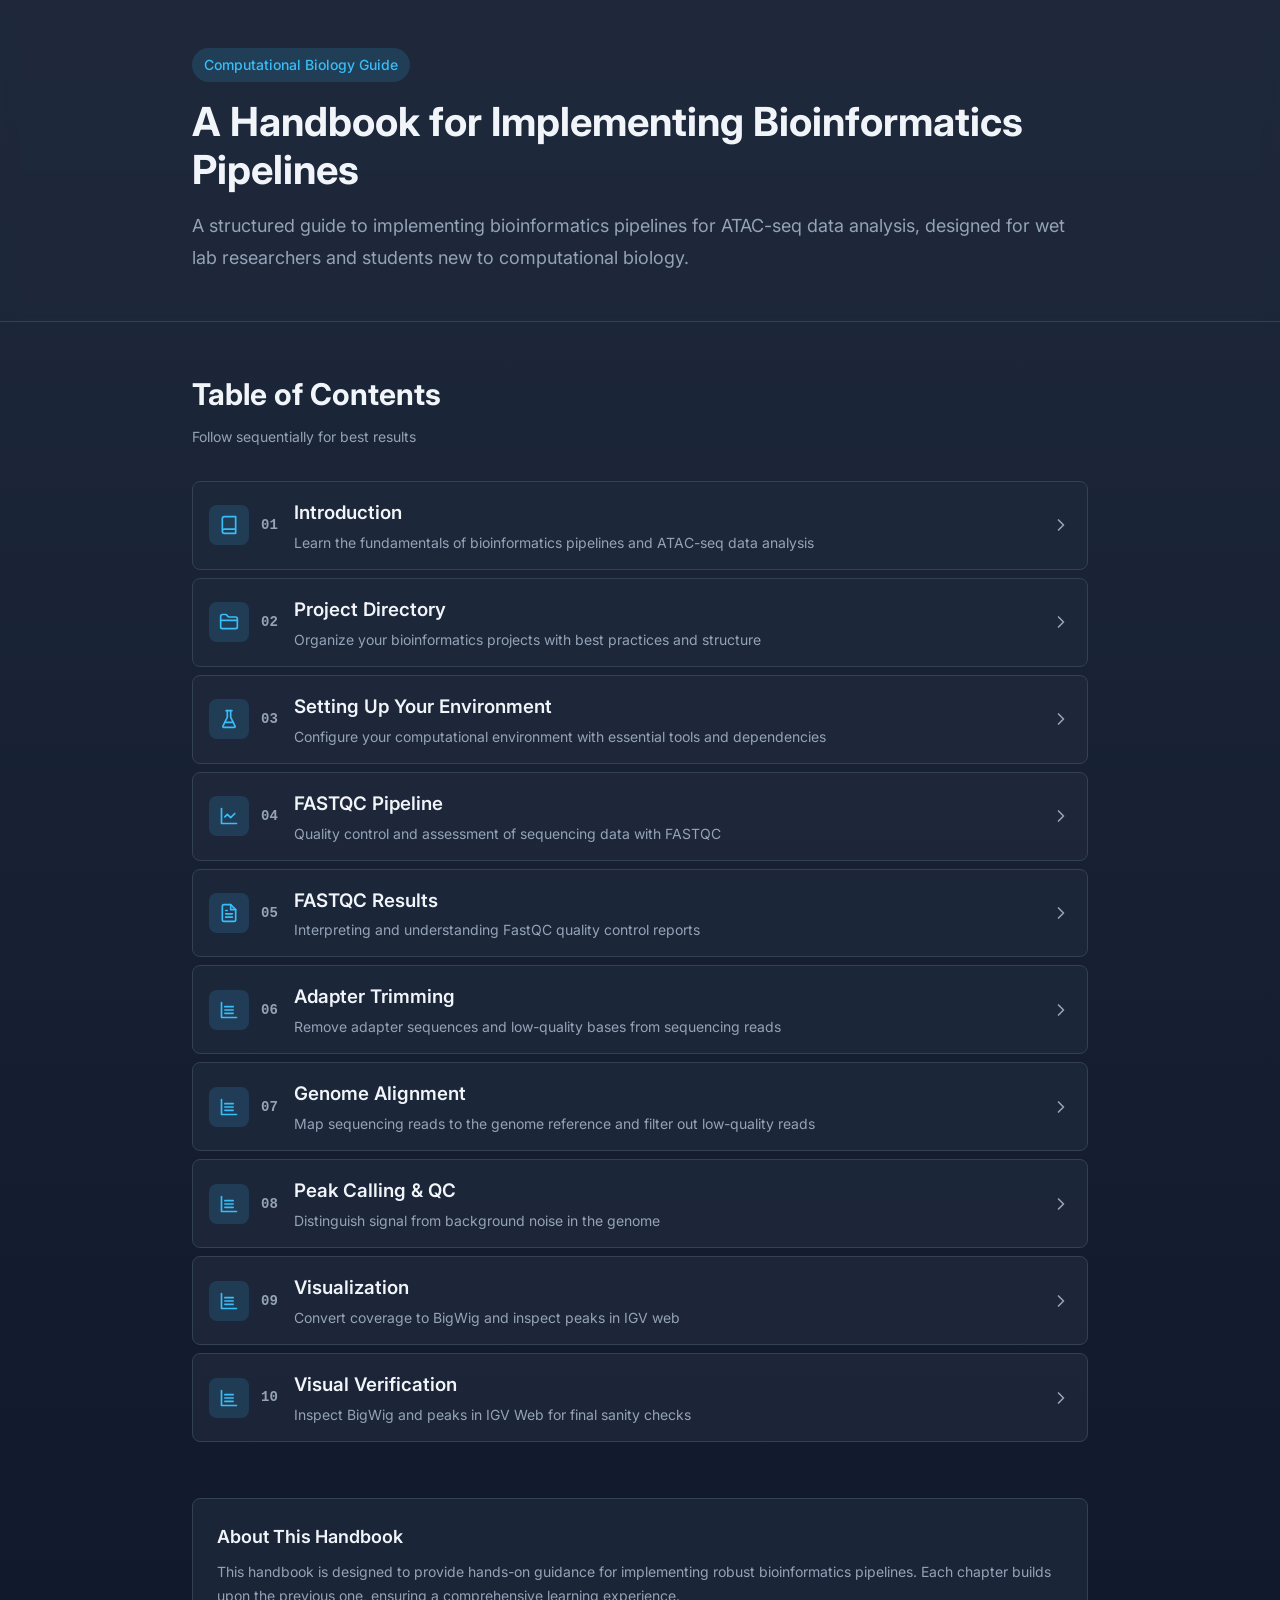
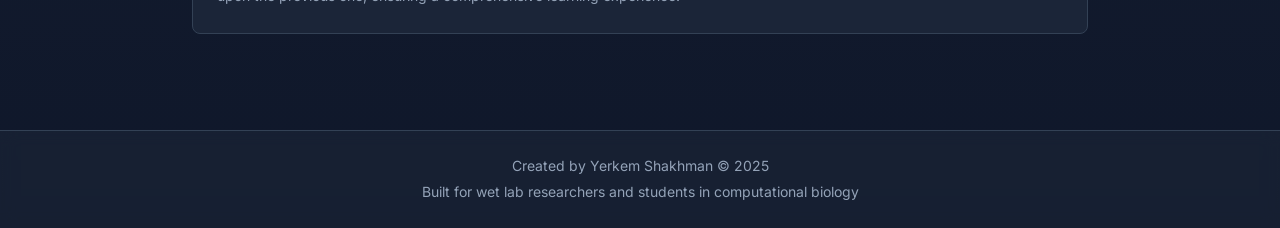
<file: index.html>
<!DOCTYPE html>
<html lang="en">
<head>
    <meta charset="UTF-8">
    <meta name="viewport" content="width=device-width, initial-scale=1.0">
    <title>A Handbook for Implementing Bioinformatics Pipelines</title>
    <meta name="description" content="A structured guide to implementing bioinformatics pipelines for ATAC-seq data analysis">
    <link rel="stylesheet" href="./assets/style.css">
</head>
<body>
    <!-- Hero Section -->
    <header class="site-header">
        <div class="container header-content">
            <div class="header-inner">
                <div class="badge">
                    Computational Biology Guide
                </div>
                <h1 class="main-title">
                    A Handbook for Implementing Bioinformatics Pipelines
                </h1>
                <p class="main-description">
                    A structured guide to implementing bioinformatics pipelines for ATAC-seq data analysis, designed for wet lab researchers and students new to computational biology.
                </p>
            </div>
        </div>
    </header>

    <!-- Main Content -->
    <main class="container main-content">
        <div class="content-inner">
            <!-- Table of Contents Header -->
            <div class="toc-header">
                <h2 class="toc-title">Table of Contents</h2>
                <p class="toc-subtitle">
                    Follow sequentially for best results
                </p>
            </div>

            <!-- Chapters List -->
            <div class="chapters-list">
                <!-- Chapter 1 -->
                <a href="chapters/intro.html" class="chapter-link">
                    <div class="chapter-meta">
                        <div class="icon-wrapper">
                            <svg xmlns="http://www.w3.org/2000/svg" width="20" height="20" viewBox="0 0 24 24" fill="none" stroke="currentColor" stroke-width="2" stroke-linecap="round" stroke-linejoin="round">
                                <path d="M4 19.5v-15A2.5 2.5 0 0 1 6.5 2H20v20H6.5a2.5 2.5 0 0 1 0-5H20"/>
                            </svg>
                        </div>
                        <span class="chapter-number">01</span>
                    </div>
                    <div class="chapter-content">
                        <h3 class="chapter-title">Introduction</h3>
                        <p class="chapter-description">Learn the fundamentals of bioinformatics pipelines and ATAC-seq data analysis</p>
                    </div>
                    <svg class="chapter-arrow" xmlns="http://www.w3.org/2000/svg" width="20" height="20" viewBox="0 0 24 24" fill="none" stroke="currentColor" stroke-width="2" stroke-linecap="round" stroke-linejoin="round">
                        <path d="m9 18 6-6-6-6"/>
                    </svg>
                </a>

                <!-- Chapter 2 -->
                <a href="chapters/directory.html" class="chapter-link">
                  <div class="chapter-meta">
                      <div class="icon-wrapper">
                          <svg xmlns="http://www.w3.org/2000/svg" width="20" height="20" viewBox="0 0 24 24" fill="none" stroke="currentColor" stroke-width="2" stroke-linecap="round" stroke-linejoin="round">
                              <path d="M20 20a2 2 0 0 0 2-2V8a2 2 0 0 0-2-2h-7.9a2 2 0 0 1-1.69-.9L9.6 3.9A2 2 0 0 0 7.93 3H4a2 2 0 0 0-2 2v13a2 2 0 0 0 2 2Z"/>
                              <path d="M2 10h20"/>
                          </svg>
                      </div>
                      <span class="chapter-number">02</span>
                  </div>
                  <div class="chapter-content">
                      <h3 class="chapter-title">Project Directory</h3>
                      <p class="chapter-description">Organize your bioinformatics projects with best practices and structure</p>
                  </div>
                  <svg class="chapter-arrow" xmlns="http://www.w3.org/2000/svg" width="20" height="20" viewBox="0 0 24 24" fill="none" stroke="currentColor" stroke-width="2" stroke-linecap="round" stroke-linejoin="round">
                      <path d="m9 18 6-6-6-6"/>
                  </svg>
              </a>

                <!-- Chapter 3 -->
                <a href="chapters/install.html" class="chapter-link">
                    <div class="chapter-meta">
                        <div class="icon-wrapper">
                            <svg xmlns="http://www.w3.org/2000/svg" width="20" height="20" viewBox="0 0 24 24" fill="none" stroke="currentColor" stroke-width="2" stroke-linecap="round" stroke-linejoin="round">
                                <path d="M10 2v7.527a2 2 0 0 1-.211.896L4.72 20.55a1 1 0 0 0 .9 1.45h12.76a1 1 0 0 0 .9-1.45l-5.069-10.127A2 2 0 0 1 14 9.527V2"/>
                                <path d="M8.5 2h7"/>
                                <path d="M7 16h10"/>
                            </svg>
                        </div>
                        <span class="chapter-number">03</span>
                    </div>
                    <div class="chapter-content">
                        <h3 class="chapter-title">Setting Up Your Environment</h3>
                        <p class="chapter-description">Configure your computational environment with essential tools and dependencies</p>
                    </div>
                    <svg class="chapter-arrow" xmlns="http://www.w3.org/2000/svg" width="20" height="20" viewBox="0 0 24 24" fill="none" stroke="currentColor" stroke-width="2" stroke-linecap="round" stroke-linejoin="round">
                        <path d="m9 18 6-6-6-6"/>
                    </svg>
                </a>

                <!-- Chapter 4 -->
                <a href="chapters/fastqc.html" class="chapter-link">
                    <div class="chapter-meta">
                        <div class="icon-wrapper">
                            <svg xmlns="http://www.w3.org/2000/svg" width="20" height="20" viewBox="0 0 24 24" fill="none" stroke="currentColor" stroke-width="2" stroke-linecap="round" stroke-linejoin="round">
                                <path d="M3 3v18h18"/>
                                <path d="m19 9-5 5-4-4-3 3"/>
                            </svg>
                        </div>
                        <span class="chapter-number">04</span>
                    </div>
                    <div class="chapter-content">
                        <h3 class="chapter-title">FASTQC Pipeline</h3>
                        <p class="chapter-description">Quality control and assessment of sequencing data with FASTQC</p>
                    </div>
                    <svg class="chapter-arrow" xmlns="http://www.w3.org/2000/svg" width="20" height="20" viewBox="0 0 24 24" fill="none" stroke="currentColor" stroke-width="2" stroke-linecap="round" stroke-linejoin="round">
                        <path d="m9 18 6-6-6-6"/>
                    </svg>
                </a>

                <!-- Chapter 5 -->
                <a href="chapters/fastqc-results.html" class="chapter-link">
                    <div class="chapter-meta">
                        <div class="icon-wrapper">
                            <svg xmlns="http://www.w3.org/2000/svg" width="20" height="20" viewBox="0 0 24 24" fill="none" stroke="currentColor" stroke-width="2" stroke-linecap="round" stroke-linejoin="round">
                                <path d="M14 2H6a2 2 0 0 0-2 2v16a2 2 0 0 0 2 2h12a2 2 0 0 0 2-2V8z"/>
                                <path d="M14 2v6h6"/>
                                <path d="M16 13H8"/>
                                <path d="M16 17H8"/>
                                <path d="M10 9H8"/>
                            </svg>
                        </div>
                        <span class="chapter-number">05</span>
                    </div>
                    <div class="chapter-content">
                        <h3 class="chapter-title">FASTQC Results</h3>
                        <p class="chapter-description">Interpreting and understanding FastQC quality control reports</p>
                    </div>
                    <svg class="chapter-arrow" xmlns="http://www.w3.org/2000/svg" width="20" height="20" viewBox="0 0 24 24" fill="none" stroke="currentColor" stroke-width="2" stroke-linecap="round" stroke-linejoin="round">
                        <path d="m9 18 6-6-6-6"/>
                    </svg>
                </a>

                <!-- Chapter 6 -->
                <a href="chapters/adapter-trimming.html" class="chapter-link">
                    <div class="chapter-meta">
                        <div class="icon-wrapper">
                            <svg xmlns="http://www.w3.org/2000/svg" width="20" height="20" viewBox="0 0 24 24" fill="none" stroke="currentColor" stroke-width="2" stroke-linecap="round" stroke-linejoin="round">
                                <path d="M3 3v18h18"/>
                                <path d="M7 12h10"/>
                                <path d="M7 8h10"/>
                                <path d="M7 16h10"/>
                            </svg>
                        </div>
                        <span class="chapter-number">06</span>
                    </div>
                    <div class="chapter-content">
                        <h3 class="chapter-title">Adapter Trimming</h3>
                        <p class="chapter-description">Remove adapter sequences and low-quality bases from sequencing reads</p>
                    </div>
                    <svg class="chapter-arrow" xmlns="http://www.w3.org/2000/svg" width="20" height="20" viewBox="0 0 24 24" fill="none" stroke="currentColor" stroke-width="2" stroke-linecap="round" stroke-linejoin="round">
                        <path d="m9 18 6-6-6-6"/>
                    </svg>
                </a>

                <!-- Chapter 7 -->
                <a href="chapters/alignment.html" class="chapter-link">
                    <div class="chapter-meta">
                        <div class="icon-wrapper">
                            <svg xmlns="http://www.w3.org/2000/svg" width="20" height="20" viewBox="0 0 24 24" fill="none" stroke="currentColor" stroke-width="2" stroke-linecap="round" stroke-linejoin="round">
                                <path d="M3 3v18h18"/>
                                <path d="M7 12h10"/>
                                <path d="M7 8h10"/>
                                <path d="M7 16h10"/>
                            </svg>
                        </div>
                        <span class="chapter-number">07</span>
                    </div>
                    <div class="chapter-content">
                        <h3 class="chapter-title">Genome Alignment</h3>
                        <p class="chapter-description">Map sequencing reads to the genome reference and filter out low-quality reads</p>
                    </div>
                    <svg class="chapter-arrow" xmlns="http://www.w3.org/2000/svg" width="20" height="20" viewBox="0 0 24 24" fill="none" stroke="currentColor" stroke-width="2" stroke-linecap="round" stroke-linejoin="round">
                        <path d="m9 18 6-6-6-6"/>
                    </svg>
                </a>

            
                <!-- Chapter 8 -->
                <a href="chapters/peak-calling.html" class="chapter-link">
                    <div class="chapter-meta">
                        <div class="icon-wrapper">
                            <svg xmlns="http://www.w3.org/2000/svg" width="20" height="20" viewBox="0 0 24 24" fill="none" stroke="currentColor" stroke-width="2" stroke-linecap="round" stroke-linejoin="round">
                                <path d="M3 3v18h18"/>
                                <path d="M7 12h10"/>
                                <path d="M7 8h10"/>
                                <path d="M7 16h10"/>
                            </svg>
                        </div>
                        <span class="chapter-number">08</span>
                    </div>
                    <div class="chapter-content">
                        <h3 class="chapter-title">Peak Calling & QC</h3>
                        <p class="chapter-description">Distinguish signal from background noise in the genome</p>
                    </div>
                    <svg class="chapter-arrow" xmlns="http://www.w3.org/2000/svg" width="20" height="20" viewBox="0 0 24 24" fill="none" stroke="currentColor" stroke-width="2" stroke-linecap="round" stroke-linejoin="round">
                        <path d="m9 18 6-6-6-6"/>
                    </svg>
                </a>

                <!-- Chapter 9 -->
                <a href="chapters/visualization.html" class="chapter-link">
                    <div class="chapter-meta">
                        <div class="icon-wrapper">
                            <svg xmlns="http://www.w3.org/2000/svg" width="20" height="20" viewBox="0 0 24 24" fill="none" stroke="currentColor" stroke-width="2" stroke-linecap="round" stroke-linejoin="round">
                                <path d="M3 3v18h18"/>
                                <path d="M7 12h10"/>
                                <path d="M7 8h10"/>
                                <path d="M7 16h10"/>
                            </svg>
                        </div>
                        <span class="chapter-number">09</span>
                    </div>
                    <div class="chapter-content">
                        <h3 class="chapter-title">Visualization</h3>
                        <p class="chapter-description">Convert coverage to BigWig and inspect peaks in IGV web</p>
                    </div>
                    <svg class="chapter-arrow" xmlns="http://www.w3.org/2000/svg" width="20" height="20" viewBox="0 0 24 24" fill="none" stroke="currentColor" stroke-width="2" stroke-linecap="round" stroke-linejoin="round">
                        <path d="m9 18 6-6-6-6"/>
                    </svg>
                </a>

                <!-- Chapter 10 -->
                <a href="chapters/chapter10.html" class="chapter-link">
                    <div class="chapter-meta">
                        <div class="icon-wrapper">
                            <svg xmlns="http://www.w3.org/2000/svg" width="20" height="20" viewBox="0 0 24 24" fill="none" stroke="currentColor" stroke-width="2" stroke-linecap="round" stroke-linejoin="round">
                                <path d="M3 3v18h18"/>
                                <path d="M7 12h10"/>
                                <path d="M7 8h10"/>
                                <path d="M7 16h10"/>
                            </svg>
                        </div>
                        <span class="chapter-number">10</span>
                    </div>
                    <div class="chapter-content">
                        <h3 class="chapter-title">Visual Verification</h3>
                        <p class="chapter-description">Inspect BigWig and peaks in IGV Web for final sanity checks</p>
                    </div>
                    <svg class="chapter-arrow" xmlns="http://www.w3.org/2000/svg" width="20" height="20" viewBox="0 0 24 24" fill="none" stroke="currentColor" stroke-width="2" stroke-linecap="round" stroke-linejoin="round">
                        <path d="m9 18 6-6-6-6"/>
                    </svg>
                </a>

            <!-- Additional Info Section -->
            <div class="info-box">
                <h3 class="info-title">About This Handbook</h3>
                <p class="info-text">
                    This handbook is designed to provide hands-on guidance for implementing robust bioinformatics pipelines. Each chapter builds upon the previous one, ensuring a comprehensive learning experience.
                </p>
            </div>
        </div>
    </main>

    <!-- Footer -->
    <footer class="site-footer">
        <div class="container footer-content">
            <div class="footer-inner">
                <p>Created by Yerkem Shakhman © 2025</p>
                <p class="footer-subtitle">Built for wet lab researchers and students in computational biology</p>
            </div>
        </div>
    </footer>
</body>
</html>
</file>
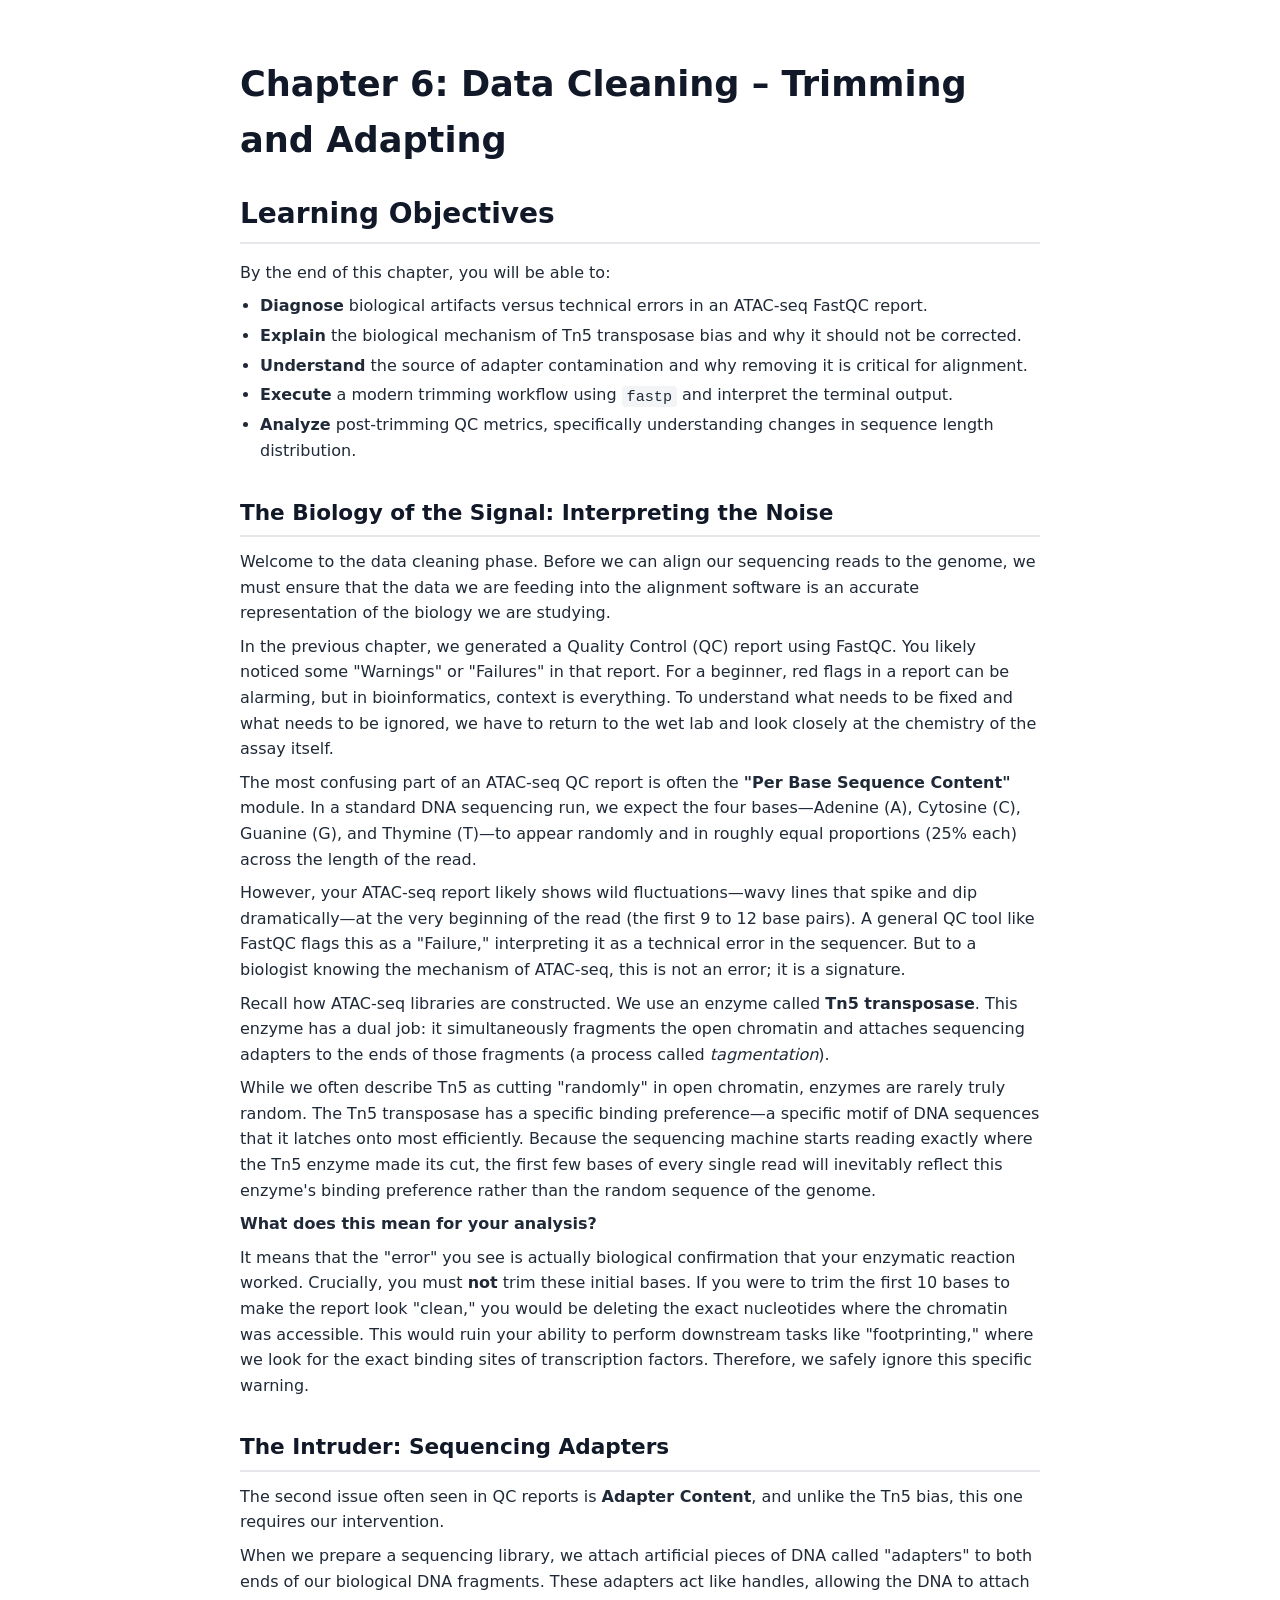
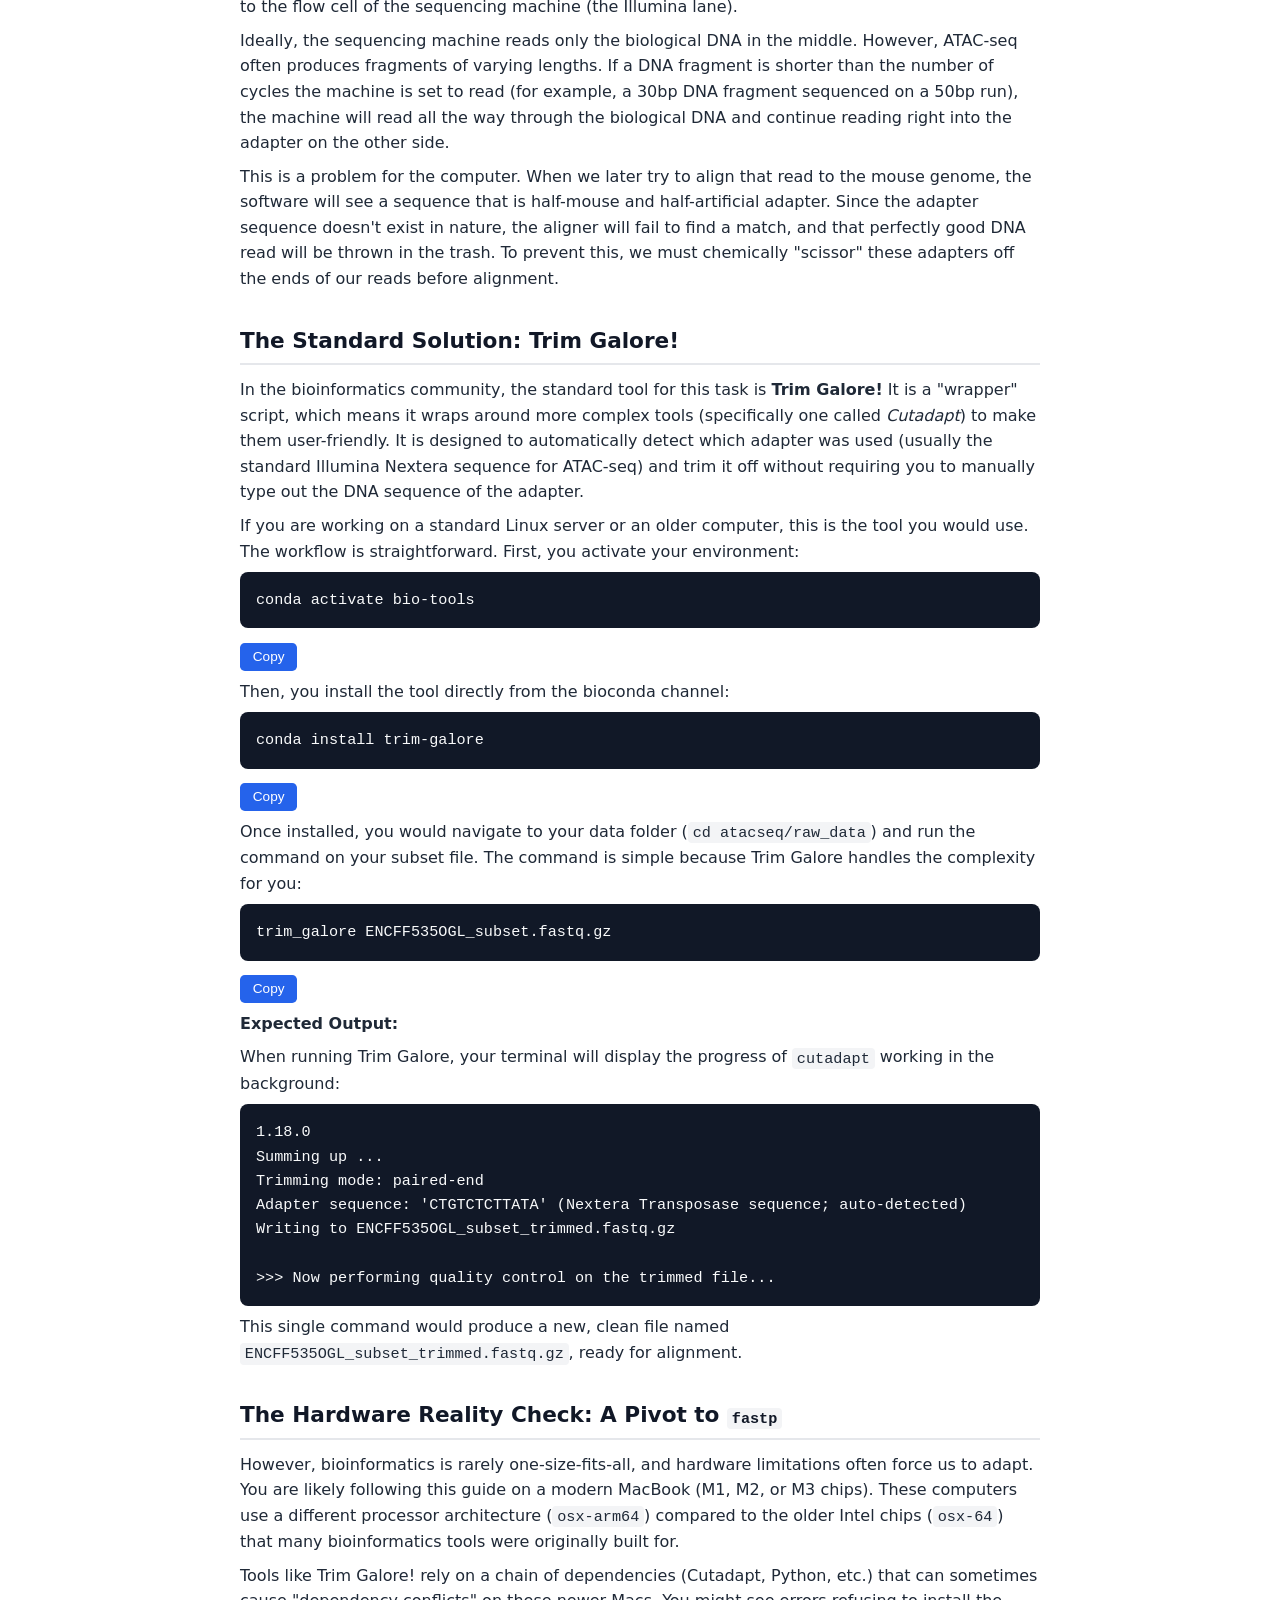
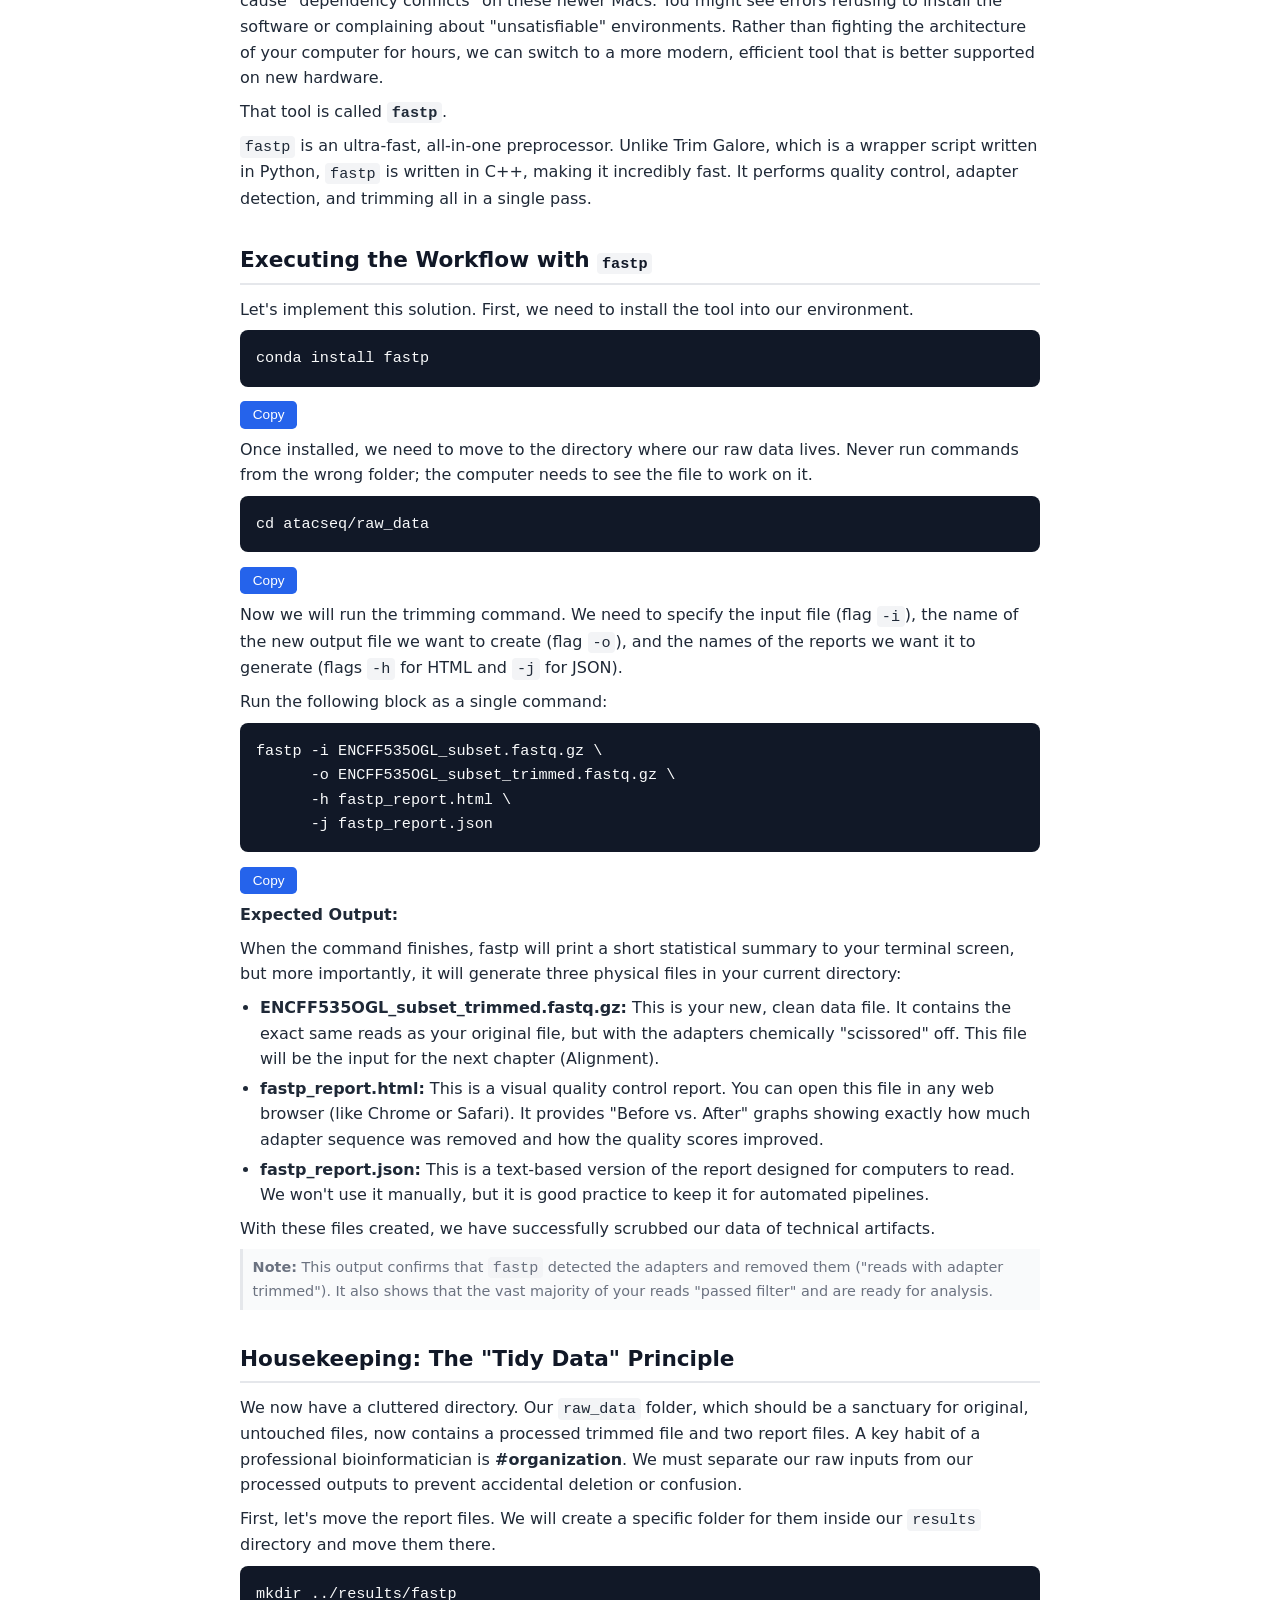
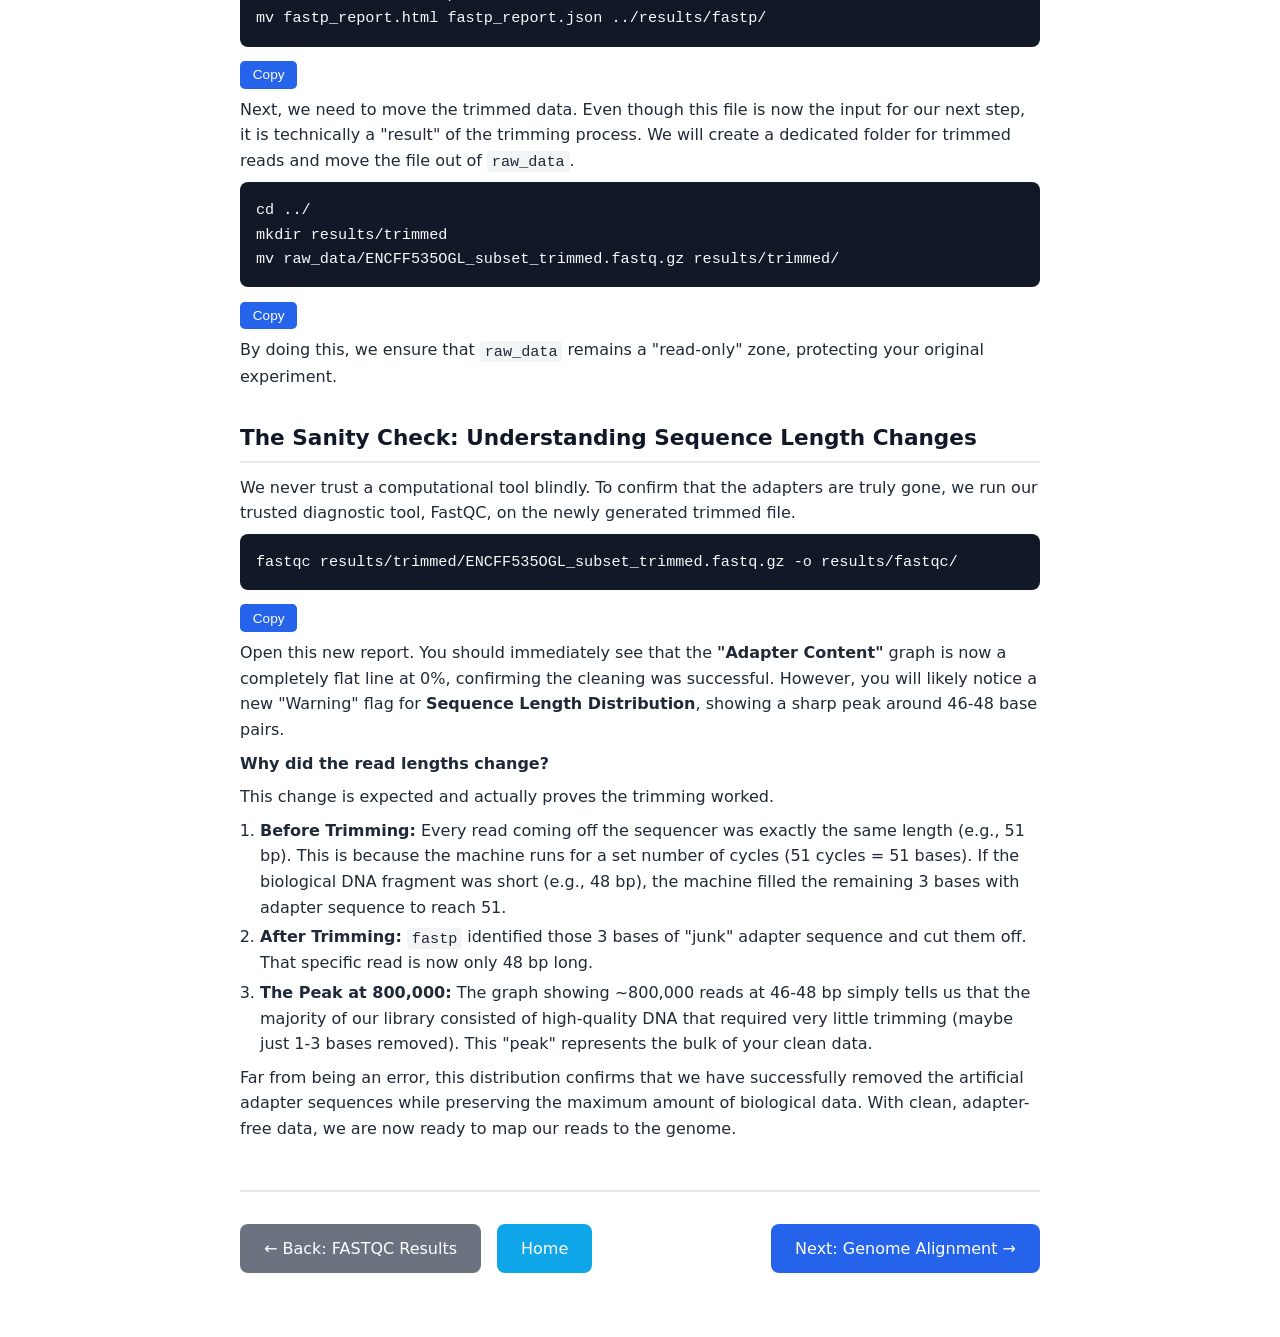
<file: chapters/adapter-trimming.html>
<!DOCTYPE html>
<html lang="en">
<head>
  <meta charset="UTF-8"/>
  <meta name="viewport" content="width=device-width, initial-scale=1" />
  <title>Data Cleaning – Trimming and Adapting</title>
  <link rel="stylesheet" href="../assets/chapter.css" />
</head>
<body>
  <div class="content">
    <h1>Chapter 6: Data Cleaning – Trimming and Adapting</h1>
    
    <h2 class="learning-objectives">Learning Objectives</h2>
    <p>By the end of this chapter, you will be able to:</p>
    <ul>
      <li><strong>Diagnose</strong> biological artifacts versus technical errors in an ATAC-seq FastQC report.</li>
      <li><strong>Explain</strong> the biological mechanism of Tn5 transposase bias and why it should not be corrected.</li>
      <li><strong>Understand</strong> the source of adapter contamination and why removing it is critical for alignment.</li>
      <li><strong>Execute</strong> a modern trimming workflow using <code>fastp</code> and interpret the terminal output.</li>
      <li><strong>Analyze</strong> post-trimming QC metrics, specifically understanding changes in sequence length distribution.</li>
    </ul>

    <h2 id="biology">The Biology of the Signal: Interpreting the Noise</h2>
    <p>
      Welcome to the data cleaning phase. Before we can align our sequencing reads to the genome, we must ensure that the data we are feeding into the alignment software is an accurate representation of the biology we are studying.
    </p>
    <p>
      In the previous chapter, we generated a Quality Control (QC) report using FastQC. You likely noticed some "Warnings" or "Failures" in that report. For a beginner, red flags in a report can be alarming, but in bioinformatics, context is everything. To understand what needs to be fixed and what needs to be ignored, we have to return to the wet lab and look closely at the chemistry of the assay itself.
    </p>
    <p>
      The most confusing part of an ATAC-seq QC report is often the <strong>"Per Base Sequence Content"</strong> module. In a standard DNA sequencing run, we expect the four bases—Adenine (A), Cytosine (C), Guanine (G), and Thymine (T)—to appear randomly and in roughly equal proportions (25% each) across the length of the read.
    </p>
    <p>
      However, your ATAC-seq report likely shows wild fluctuations—wavy lines that spike and dip dramatically—at the very beginning of the read (the first 9 to 12 base pairs). A general QC tool like FastQC flags this as a "Failure," interpreting it as a technical error in the sequencer. But to a biologist knowing the mechanism of ATAC-seq, this is not an error; it is a signature.
    </p>
    <p>
      Recall how ATAC-seq libraries are constructed. We use an enzyme called <strong>Tn5 transposase</strong>. This enzyme has a dual job: it simultaneously fragments the open chromatin and attaches sequencing adapters to the ends of those fragments (a process called <em>tagmentation</em>).
    </p>
    <p>
      While we often describe Tn5 as cutting "randomly" in open chromatin, enzymes are rarely truly random. The Tn5 transposase has a specific binding preference—a specific motif of DNA sequences that it latches onto most efficiently. Because the sequencing machine starts reading exactly where the Tn5 enzyme made its cut, the first few bases of every single read will inevitably reflect this enzyme's binding preference rather than the random sequence of the genome.
    </p>
    <p>
      <strong>What does this mean for your analysis?</strong>
    </p>
    <p>
      It means that the "error" you see is actually biological confirmation that your enzymatic reaction worked. Crucially, you must <strong>not</strong> trim these initial bases. If you were to trim the first 10 bases to make the report look "clean," you would be deleting the exact nucleotides where the chromatin was accessible. This would ruin your ability to perform downstream tasks like "footprinting," where we look for the exact binding sites of transcription factors. Therefore, we safely ignore this specific warning.
    </p>

    <h2 id="adapters">The Intruder: Sequencing Adapters</h2>
    <p>
      The second issue often seen in QC reports is <strong>Adapter Content</strong>, and unlike the Tn5 bias, this one requires our intervention.
    </p>
    <p>
      When we prepare a sequencing library, we attach artificial pieces of DNA called "adapters" to both ends of our biological DNA fragments. These adapters act like handles, allowing the DNA to attach to the flow cell of the sequencing machine (the Illumina lane).
    </p>
    <p>
      Ideally, the sequencing machine reads only the biological DNA in the middle. However, ATAC-seq often produces fragments of varying lengths. If a DNA fragment is shorter than the number of cycles the machine is set to read (for example, a 30bp DNA fragment sequenced on a 50bp run), the machine will read all the way through the biological DNA and continue reading right into the adapter on the other side.
    </p>
    <p>
      This is a problem for the computer. When we later try to align that read to the mouse genome, the software will see a sequence that is half-mouse and half-artificial adapter. Since the adapter sequence doesn't exist in nature, the aligner will fail to find a match, and that perfectly good DNA read will be thrown in the trash. To prevent this, we must chemically "scissor" these adapters off the ends of our reads before alignment.
    </p>

    <h2 id="trim-galore">The Standard Solution: Trim Galore!</h2>
    <p>
      In the bioinformatics community, the standard tool for this task is <strong>Trim Galore!</strong> It is a "wrapper" script, which means it wraps around more complex tools (specifically one called <em>Cutadapt</em>) to make them user-friendly. It is designed to automatically detect which adapter was used (usually the standard Illumina Nextera sequence for ATAC-seq) and trim it off without requiring you to manually type out the DNA sequence of the adapter.
    </p>
    <p>
      If you are working on a standard Linux server or an older computer, this is the tool you would use. The workflow is straightforward. First, you activate your environment:
    </p>
    <pre id="cmd-activate-trim">conda activate bio-tools</pre>
    <button class="copy" onclick="copyText('cmd-activate-trim')">Copy</button>
    <p>
      Then, you install the tool directly from the bioconda channel:
    </p>
    <pre id="cmd-install-trim">conda install trim-galore</pre>
    <button class="copy" onclick="copyText('cmd-install-trim')">Copy</button>
    <p>
      Once installed, you would navigate to your data folder (<code>cd atacseq/raw_data</code>) and run the command on your subset file. The command is simple because Trim Galore handles the complexity for you:
    </p>
    <pre id="cmd-trim-galore">trim_galore ENCFF535OGL_subset.fastq.gz</pre>
    <button class="copy" onclick="copyText('cmd-trim-galore')">Copy</button>
    <p><strong>Expected Output:</strong></p>
    <p>When running Trim Galore, your terminal will display the progress of <code>cutadapt</code> working in the background:</p>
    <pre>1.18.0
Summing up ...
Trimming mode: paired-end
Adapter sequence: 'CTGTCTCTTATA' (Nextera Transposase sequence; auto-detected)
Writing to ENCFF535OGL_subset_trimmed.fastq.gz

>>> Now performing quality control on the trimmed file...</pre>
    <p>
      This single command would produce a new, clean file named <code>ENCFF535OGL_subset_trimmed.fastq.gz</code>, ready for alignment.
    </p>

    <h2 id="fastp">The Hardware Reality Check: A Pivot to <code>fastp</code></h2>
    <p>
      However, bioinformatics is rarely one-size-fits-all, and hardware limitations often force us to adapt. You are likely following this guide on a modern MacBook (M1, M2, or M3 chips). These computers use a different processor architecture (<code>osx-arm64</code>) compared to the older Intel chips (<code>osx-64</code>) that many bioinformatics tools were originally built for.
    </p>
    <p>
      Tools like Trim Galore! rely on a chain of dependencies (Cutadapt, Python, etc.) that can sometimes cause "dependency conflicts" on these newer Macs. You might see errors refusing to install the software or complaining about "unsatisfiable" environments. Rather than fighting the architecture of your computer for hours, we can switch to a more modern, efficient tool that is better supported on new hardware.
    </p>
    <p>
      That tool is called <strong><code>fastp</code></strong>.
    </p>
    <p>
      <code>fastp</code> is an ultra-fast, all-in-one preprocessor. Unlike Trim Galore, which is a wrapper script written in Python, <code>fastp</code> is written in C++, making it incredibly fast. It performs quality control, adapter detection, and trimming all in a single pass.
    </p>

    <h2 id="execute-fastp">Executing the Workflow with <code>fastp</code></h2>
    <p>
      Let's implement this solution. First, we need to install the tool into our environment.
    </p>
    <pre id="cmd-install-fastp">conda install fastp</pre>
    <button class="copy" onclick="copyText('cmd-install-fastp')">Copy</button>
    <p>
      Once installed, we need to move to the directory where our raw data lives. Never run commands from the wrong folder; the computer needs to see the file to work on it.
    </p>
    <pre id="cmd-cd-raw">cd atacseq/raw_data</pre>
    <button class="copy" onclick="copyText('cmd-cd-raw')">Copy</button>
    <p>
      Now we will run the trimming command. We need to specify the input file (flag <code>-i</code>), the name of the new output file we want to create (flag <code>-o</code>), and the names of the reports we want it to generate (flags <code>-h</code> for HTML and <code>-j</code> for JSON).
    </p>
    <p>Run the following block as a single command:</p>
    <pre id="cmd-fastp">fastp -i ENCFF535OGL_subset.fastq.gz \
      -o ENCFF535OGL_subset_trimmed.fastq.gz \
      -h fastp_report.html \
      -j fastp_report.json</pre>
    <button class="copy" onclick="copyText('cmd-fastp')">Copy</button>
    <p><strong>Expected Output:</strong></p>
    <p>
      When the command finishes, fastp will print a short statistical summary to your terminal screen, but more importantly, it will generate three physical files in your current directory:
    </p>
    <ul>
      <li><strong>ENCFF535OGL_subset_trimmed.fastq.gz:</strong> This is your new, clean data file. It contains the exact same reads as your original file, but with the adapters chemically "scissored" off. This file will be the input for the next chapter (Alignment).</li>
      <li><strong>fastp_report.html:</strong> This is a visual quality control report. You can open this file in any web browser (like Chrome or Safari). It provides "Before vs. After" graphs showing exactly how much adapter sequence was removed and how the quality scores improved.</li>
      <li><strong>fastp_report.json:</strong> This is a text-based version of the report designed for computers to read. We won't use it manually, but it is good practice to keep it for automated pipelines.</li>
    </ul>
    <p>
      With these files created, we have successfully scrubbed our data of technical artifacts.
    </p>
    <div class="note">
      <strong>Note:</strong> This output confirms that <code>fastp</code> detected the adapters and removed them ("reads with adapter trimmed"). It also shows that the vast majority of your reads "passed filter" and are ready for analysis.
    </div>

    <h2 id="housekeeping">Housekeeping: The "Tidy Data" Principle</h2>
    <p>
      We now have a cluttered directory. Our <code>raw_data</code> folder, which should be a sanctuary for original, untouched files, now contains a processed trimmed file and two report files. A key habit of a professional bioinformatician is <strong>#organization</strong>. We must separate our raw inputs from our processed outputs to prevent accidental deletion or confusion.
    </p>
    <p>
      First, let's move the report files. We will create a specific folder for them inside our <code>results</code> directory and move them there.
    </p>
    <pre id="cmd-move-reports">mkdir ../results/fastp
mv fastp_report.html fastp_report.json ../results/fastp/</pre>
    <button class="copy" onclick="copyText('cmd-move-reports')">Copy</button>
    <p>
      Next, we need to move the trimmed data. Even though this file is now the input for our next step, it is technically a "result" of the trimming process. We will create a dedicated folder for trimmed reads and move the file out of <code>raw_data</code>.
    </p>
    <pre id="cmd-move-trimmed">cd ../
mkdir results/trimmed
mv raw_data/ENCFF535OGL_subset_trimmed.fastq.gz results/trimmed/</pre>
    <button class="copy" onclick="copyText('cmd-move-trimmed')">Copy</button>
    <p>
      By doing this, we ensure that <code>raw_data</code> remains a "read-only" zone, protecting your original experiment.
    </p>

    <h2 id="sanity-check">The Sanity Check: Understanding Sequence Length Changes</h2>
    <p>
      We never trust a computational tool blindly. To confirm that the adapters are truly gone, we run our trusted diagnostic tool, FastQC, on the newly generated trimmed file.
    </p>
    <pre id="cmd-fastqc-trimmed">fastqc results/trimmed/ENCFF535OGL_subset_trimmed.fastq.gz -o results/fastqc/</pre>
    <button class="copy" onclick="copyText('cmd-fastqc-trimmed')">Copy</button>
    <p>
      Open this new report. You should immediately see that the <strong>"Adapter Content"</strong> graph is now a completely flat line at 0%, confirming the cleaning was successful. However, you will likely notice a new "Warning" flag for <strong>Sequence Length Distribution</strong>, showing a sharp peak around 46-48 base pairs.
    </p>
    <p><strong>Why did the read lengths change?</strong></p>
    <p>This change is expected and actually proves the trimming worked.</p>
    <ol>
      <li><strong>Before Trimming:</strong> Every read coming off the sequencer was exactly the same length (e.g., 51 bp). This is because the machine runs for a set number of cycles (51 cycles = 51 bases). If the biological DNA fragment was short (e.g., 48 bp), the machine filled the remaining 3 bases with adapter sequence to reach 51.</li>
      <li><strong>After Trimming:</strong> <code>fastp</code> identified those 3 bases of "junk" adapter sequence and cut them off. That specific read is now only 48 bp long.</li>
      <li><strong>The Peak at 800,000:</strong> The graph showing ~800,000 reads at 46-48 bp simply tells us that the majority of our library consisted of high-quality DNA that required very little trimming (maybe just 1-3 bases removed). This "peak" represents the bulk of your clean data.</li>
    </ol>
    <p>
      Far from being an error, this distribution confirms that we have successfully removed the artificial adapter sequences while preserving the maximum amount of biological data. With clean, adapter-free data, we are now ready to map our reads to the genome.
    </p>

    <div class="chapter-nav">
      <a href="fastqc-results.html" class="nav-button back">← Back: FASTQC Results</a>
      <a href="../index.html" class="nav-button home">Home</a>
      <a href="alignment.html" class="nav-button next">Next: Genome Alignment →</a>
    </div>

  </div>

  <script>
    function copyText(id){
      const text = document.getElementById(id).innerText;
      navigator.clipboard.writeText(text)
        .then(()=>{ alert('Copied to clipboard'); })
        .catch(()=>{ alert('Copy failed — please copy manually.'); });
    }
  </script>
</body>
</html>
</file>
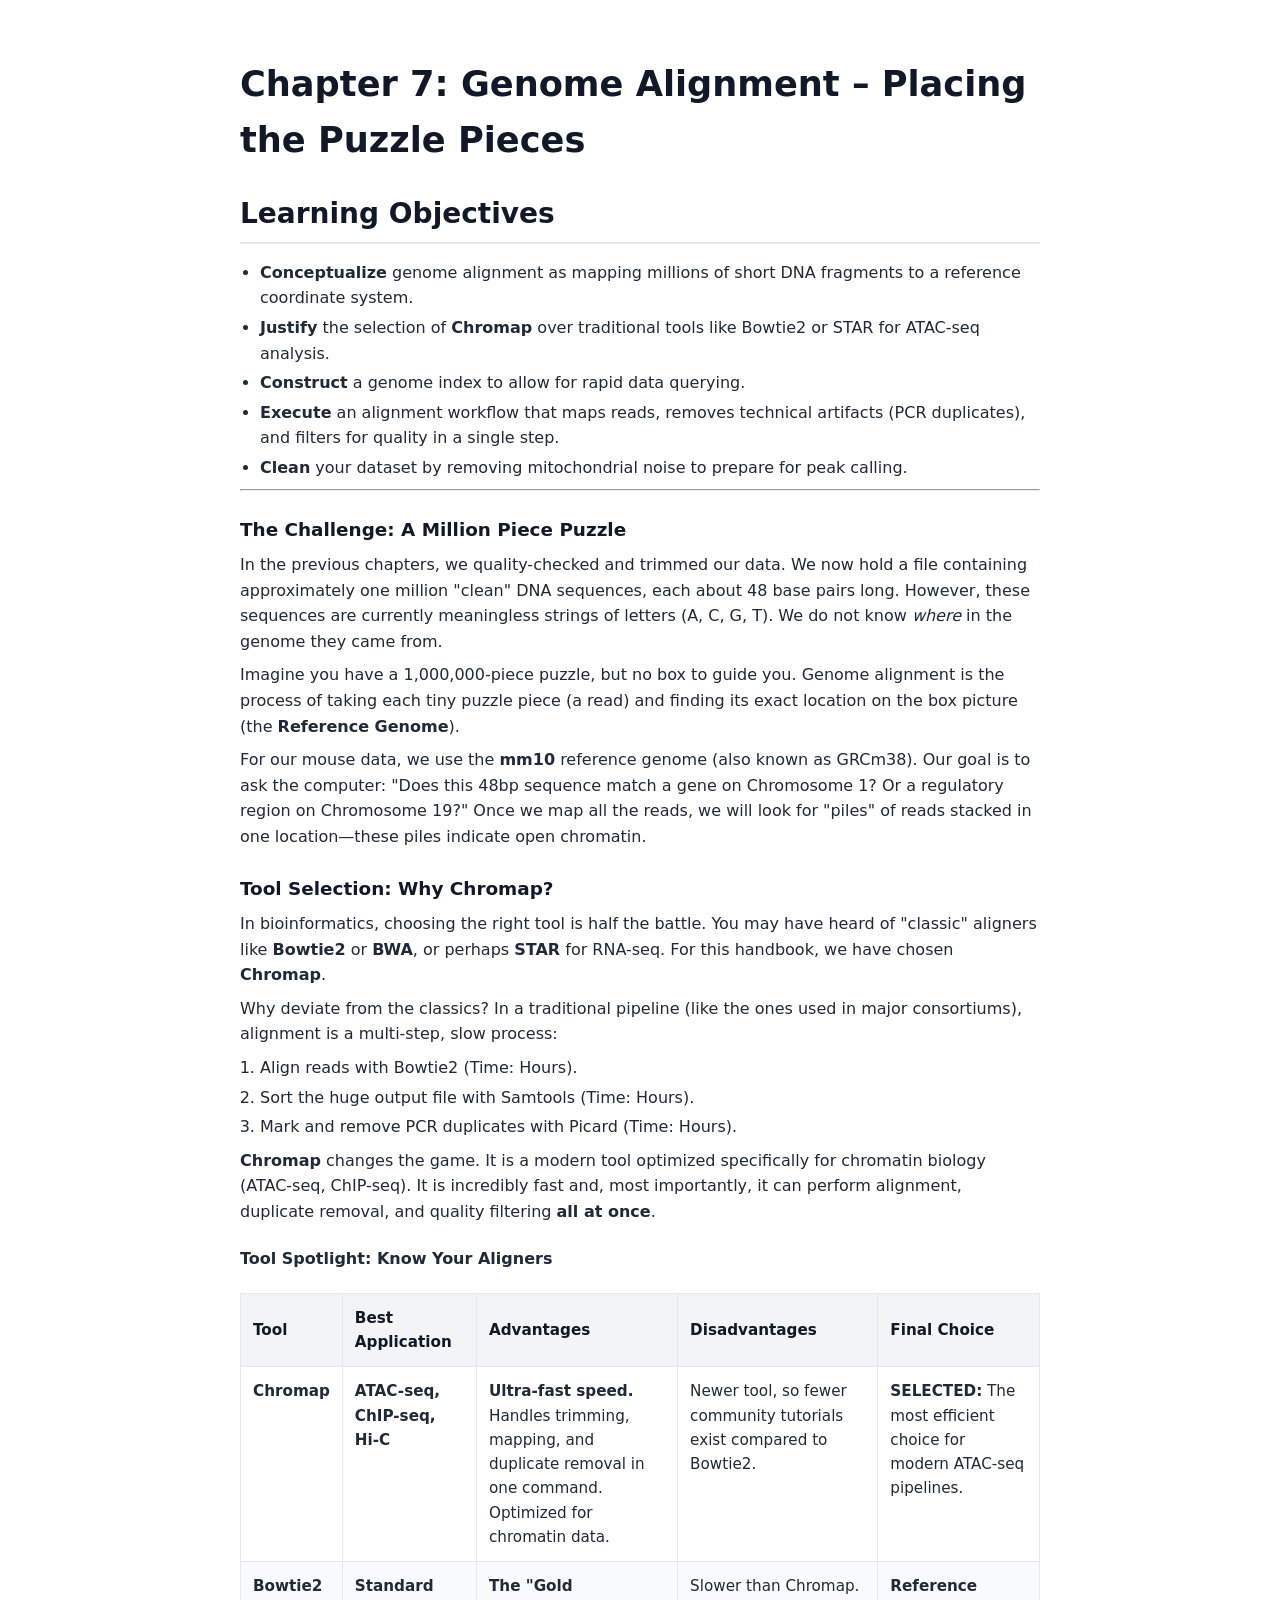
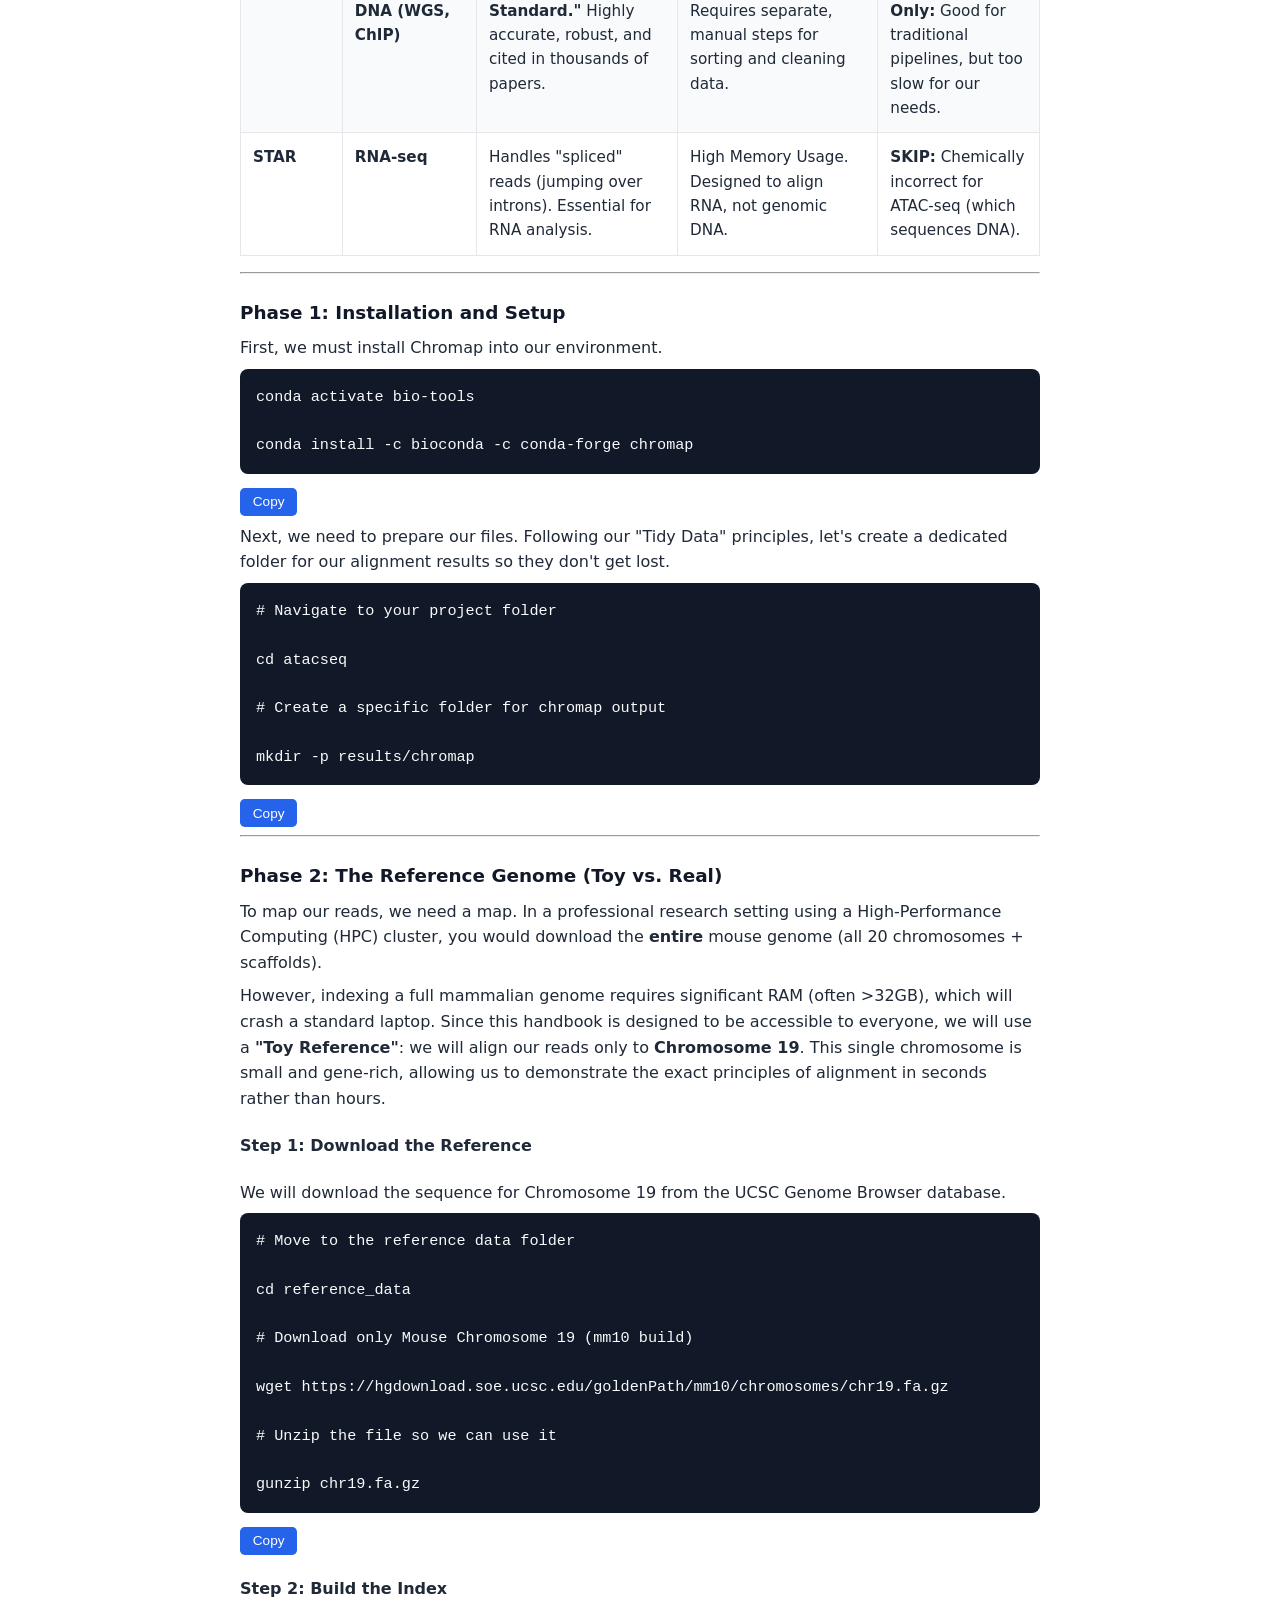
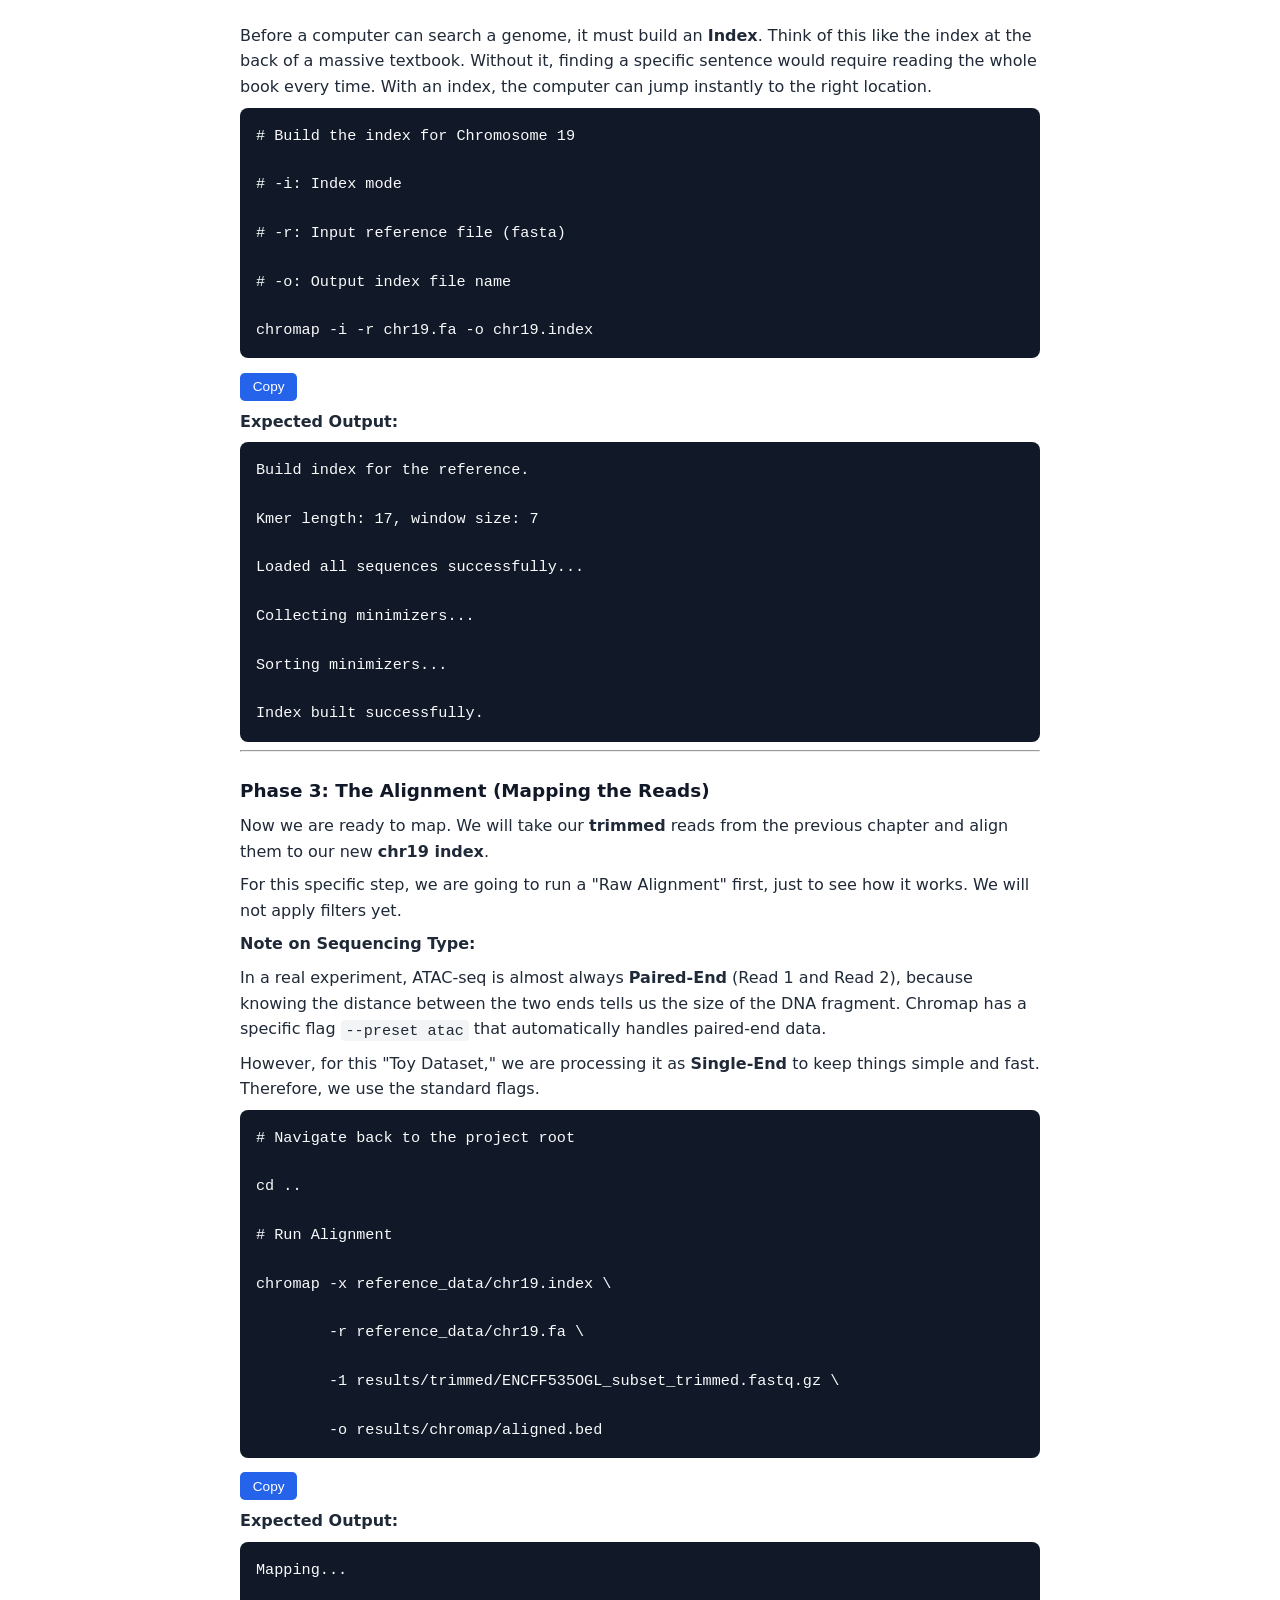
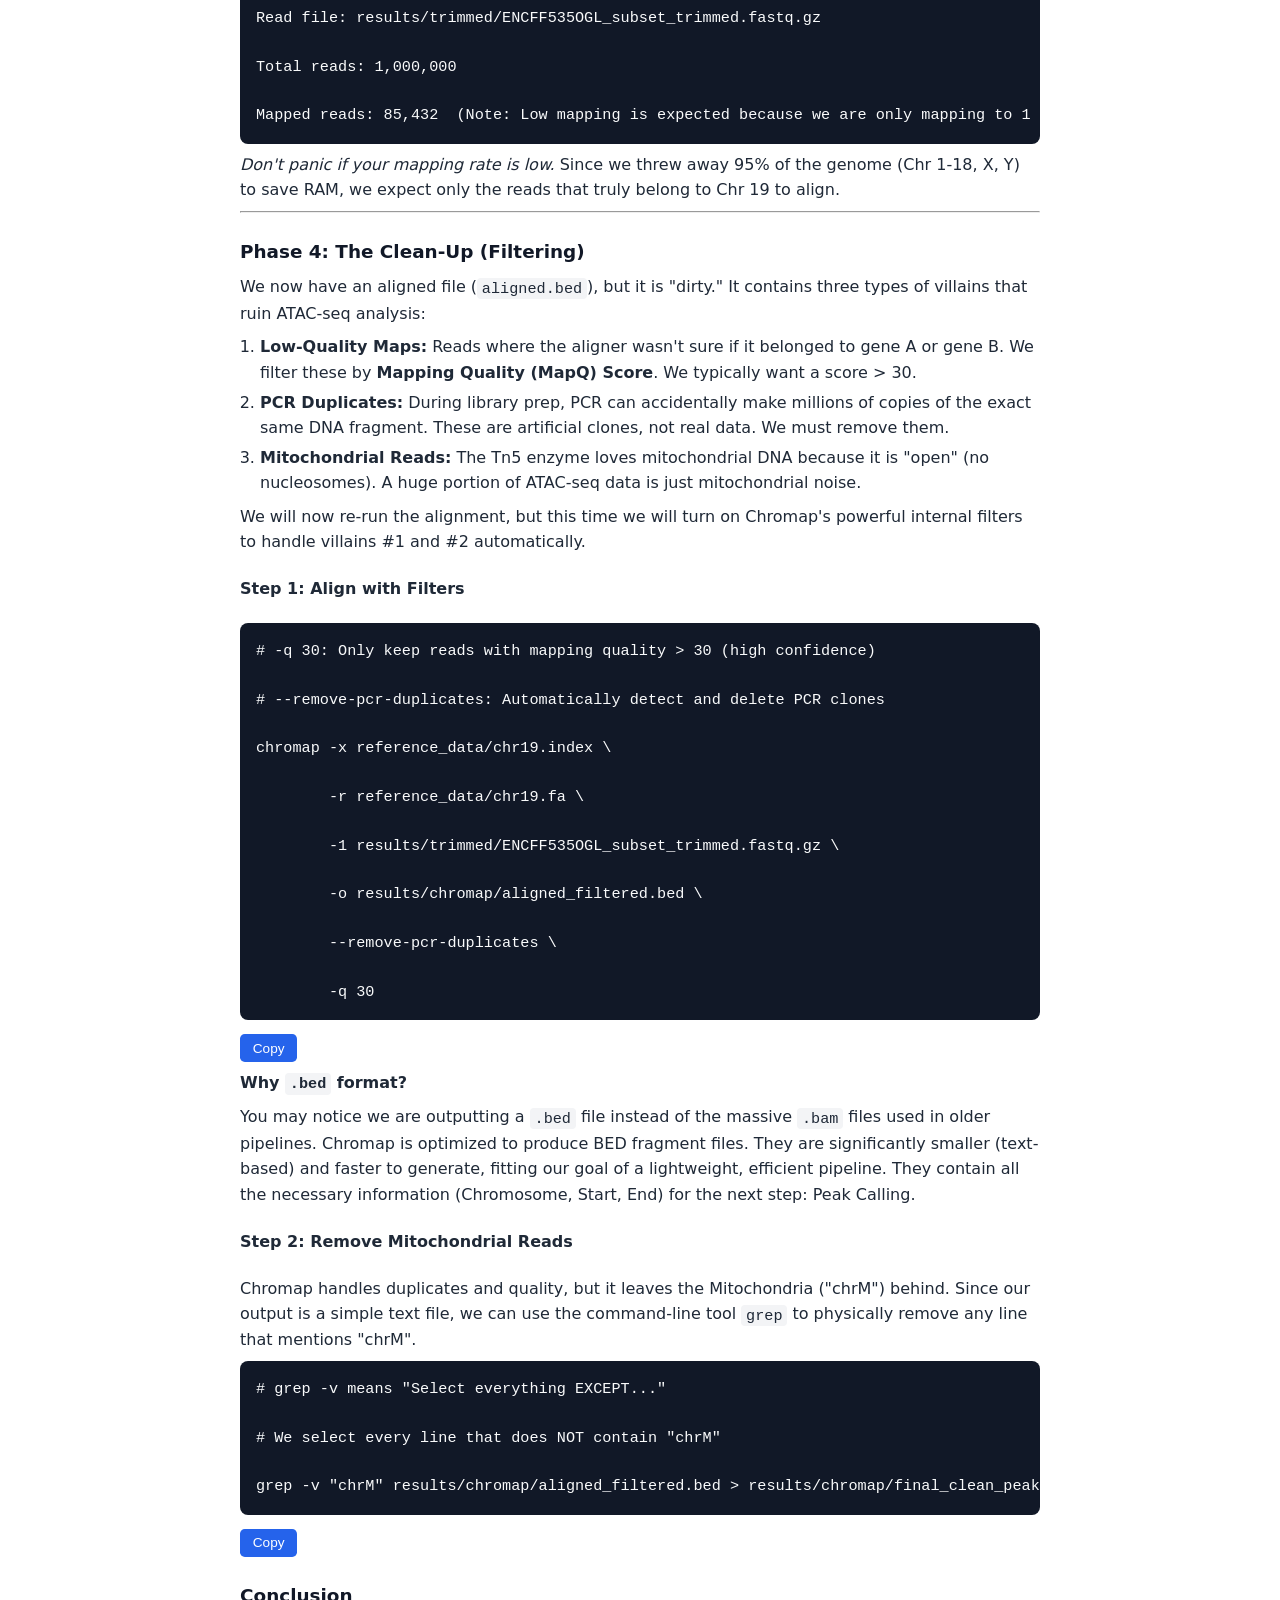
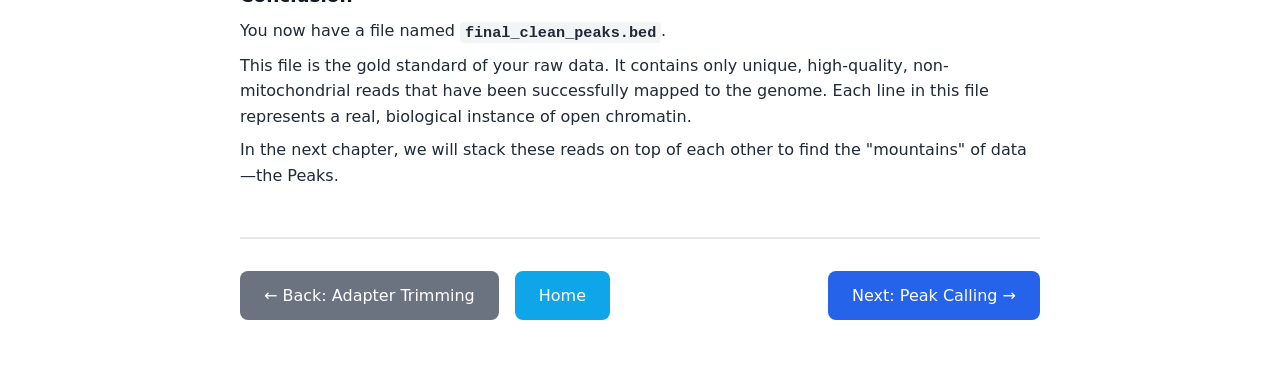
<file: chapters/alignment.html>
<!DOCTYPE html>
<html lang="en">
<head>
  <meta charset="UTF-8"/>
  <meta name="viewport" content="width=device-width, initial-scale=1" />
  <title>Genome Alignment</title>
  <link rel="stylesheet" href="../assets/chapter.css" />
</head>
<body>
  <div class="content">
    <h1>Chapter 7: Genome Alignment – Placing the Puzzle Pieces</h1>

    <h2 class="learning-objectives">Learning Objectives</h2>
    <ul>
      <li><strong>Conceptualize</strong> genome alignment as mapping millions of short DNA fragments to a reference coordinate system.</li>
      <li><strong>Justify</strong> the selection of <strong>Chromap</strong> over traditional tools like Bowtie2 or STAR for ATAC-seq analysis.</li>
      <li><strong>Construct</strong> a genome index to allow for rapid data querying.</li>
      <li><strong>Execute</strong> an alignment workflow that maps reads, removes technical artifacts (PCR duplicates), and filters for quality in a single step.</li>
      <li><strong>Clean</strong> your dataset by removing mitochondrial noise to prepare for peak calling.</li>
    </ul>

    <hr/>

    <h3>The Challenge: A Million Piece Puzzle</h3>
    <p>
      In the previous chapters, we quality-checked and trimmed our data. We now hold a file containing approximately one million "clean" DNA sequences, each about 48 base pairs long. However, these sequences are currently meaningless strings of letters (A, C, G, T). We do not know <em>where</em> in the genome they came from.
    </p>
    <p>
      Imagine you have a 1,000,000-piece puzzle, but no box to guide you. Genome alignment is the process of taking each tiny puzzle piece (a read) and finding its exact location on the box picture (the <strong>Reference Genome</strong>).
    </p>
    <p>
      For our mouse data, we use the <strong>mm10</strong> reference genome (also known as GRCm38). Our goal is to ask the computer: "Does this 48bp sequence match a gene on Chromosome 1? Or a regulatory region on Chromosome 19?" Once we map all the reads, we will look for "piles" of reads stacked in one location—these piles indicate open chromatin.
    </p>

    <h3>Tool Selection: Why Chromap?</h3>
    <p>
      In bioinformatics, choosing the right tool is half the battle. You may have heard of "classic" aligners like <strong>Bowtie2</strong> or <strong>BWA</strong>, or perhaps <strong>STAR</strong> for RNA-seq. For this handbook, we have chosen <strong>Chromap</strong>.
    </p>
    <p>
      Why deviate from the classics? In a traditional pipeline (like the ones used in major consortiums), alignment is a multi-step, slow process:
    </p>
    <ol>
      <li>Align reads with Bowtie2 (Time: Hours).</li>
      <li>Sort the huge output file with Samtools (Time: Hours).</li>
      <li>Mark and remove PCR duplicates with Picard (Time: Hours).</li>
    </ol>
    <p><strong>Chromap</strong> changes the game. It is a modern tool optimized specifically for chromatin biology (ATAC-seq, ChIP-seq). It is incredibly fast and, most importantly, it can perform alignment, duplicate removal, and quality filtering <strong>all at once</strong>.</p>

    <h4>Tool Spotlight: Know Your Aligners</h4>
    <table>
      <thead>
        <tr>
          <th>Tool</th>
          <th>Best Application</th>
          <th>Advantages</th>
          <th>Disadvantages</th>
          <th>Final Choice</th>
        </tr>
      </thead>
      <tbody>
        <tr>
          <td><strong>Chromap</strong></td>
          <td><strong>ATAC-seq, ChIP-seq, Hi-C</strong></td>
          <td><strong>Ultra-fast speed.</strong> Handles trimming, mapping, and duplicate removal in one command. Optimized for chromatin data.</td>
          <td>Newer tool, so fewer community tutorials exist compared to Bowtie2.</td>
          <td><strong> SELECTED:</strong> The most efficient choice for modern ATAC-seq pipelines.</td>
        </tr>
        <tr>
          <td><strong>Bowtie2</strong></td>
          <td><strong>Standard DNA (WGS, ChIP)</strong></td>
          <td><strong>The "Gold Standard."</strong> Highly accurate, robust, and cited in thousands of papers.</td>
          <td>Slower than Chromap. Requires separate, manual steps for sorting and cleaning data.</td>
          <td><strong>Reference Only:</strong> Good for traditional pipelines, but too slow for our needs.</td>
        </tr>
        <tr>
          <td><strong>STAR</strong></td>
          <td><strong>RNA-seq</strong></td>
          <td>Handles "spliced" reads (jumping over introns). Essential for RNA analysis.</td>
          <td>High Memory Usage. Designed to align RNA, not genomic DNA.</td>
          <td><strong>SKIP:</strong> Chemically incorrect for ATAC-seq (which sequences DNA).</td>
        </tr>
      </tbody>
    </table>

    <hr/>

    <h3>Phase 1: Installation and Setup</h3>
    <p>First, we must install Chromap into our environment.</p>
    <pre id="cmd-conda-install">conda activate bio-tools

conda install -c bioconda -c conda-forge chromap</pre>
    <button class="copy" onclick="copyText('cmd-conda-install')">Copy</button>

    <p>Next, we need to prepare our files. Following our "Tidy Data" principles, let's create a dedicated folder for our alignment results so they don't get lost.</p>
    <pre id="cmd-setup-folders"># Navigate to your project folder

cd atacseq

# Create a specific folder for chromap output

mkdir -p results/chromap</pre>
    <button class="copy" onclick="copyText('cmd-setup-folders')">Copy</button>

    <hr/>

    <h3>Phase 2: The Reference Genome (Toy vs. Real)</h3>
    <p>
      To map our reads, we need a map. In a professional research setting using a High-Performance Computing (HPC) cluster, you would download the <strong>entire</strong> mouse genome (all 20 chromosomes + scaffolds).
    </p>
    <p>
      However, indexing a full mammalian genome requires significant RAM (often &gt;32GB), which will crash a standard laptop. Since this handbook is designed to be accessible to everyone, we will use a <strong>"Toy Reference"</strong>: we will align our reads only to <strong>Chromosome 19</strong>. This single chromosome is small and gene-rich, allowing us to demonstrate the exact principles of alignment in seconds rather than hours.
    </p>

    <h4>Step 1: Download the Reference</h4>
    <p>We will download the sequence for Chromosome 19 from the UCSC Genome Browser database.</p>
    <pre id="cmd-download-reference"># Move to the reference data folder

cd reference_data

# Download only Mouse Chromosome 19 (mm10 build)

wget https://hgdownload.soe.ucsc.edu/goldenPath/mm10/chromosomes/chr19.fa.gz

# Unzip the file so we can use it

gunzip chr19.fa.gz</pre>
    <button class="copy" onclick="copyText('cmd-download-reference')">Copy</button>

    <h4>Step 2: Build the Index</h4>
    <p>
      Before a computer can search a genome, it must build an <strong>Index</strong>. Think of this like the index at the back of a massive textbook. Without it, finding a specific sentence would require reading the whole book every time. With an index, the computer can jump instantly to the right location.
    </p>
    <pre id="cmd-build-index"># Build the index for Chromosome 19

# -i: Index mode

# -r: Input reference file (fasta)

# -o: Output index file name

chromap -i -r chr19.fa -o chr19.index</pre>
    <button class="copy" onclick="copyText('cmd-build-index')">Copy</button>
    <p><strong>Expected Output:</strong></p>
    <pre>Build index for the reference.

Kmer length: 17, window size: 7

Loaded all sequences successfully...

Collecting minimizers...

Sorting minimizers...

Index built successfully.</pre>

    <hr/>

    <h3>Phase 3: The Alignment (Mapping the Reads)</h3>
    <p>
      Now we are ready to map. We will take our <strong>trimmed</strong> reads from the previous chapter and align them to our new <strong>chr19 index</strong>.
    </p>
    <p>
      For this specific step, we are going to run a "Raw Alignment" first, just to see how it works. We will not apply filters yet.
    </p>
    <p>
      <strong>Note on Sequencing Type:</strong>
    </p>
    <p>
      In a real experiment, ATAC-seq is almost always <strong>Paired-End</strong> (Read 1 and Read 2), because knowing the distance between the two ends tells us the size of the DNA fragment. Chromap has a specific flag <code>--preset atac</code> that automatically handles paired-end data.
    </p>
    <p>
      However, for this "Toy Dataset," we are processing it as <strong>Single-End</strong> to keep things simple and fast. Therefore, we use the standard flags.
    </p>
    <pre id="cmd-raw-alignment"># Navigate back to the project root

cd ..

# Run Alignment

chromap -x reference_data/chr19.index \

        -r reference_data/chr19.fa \

        -1 results/trimmed/ENCFF535OGL_subset_trimmed.fastq.gz \

        -o results/chromap/aligned.bed</pre>
    <button class="copy" onclick="copyText('cmd-raw-alignment')">Copy</button>
    <p><strong>Expected Output:</strong></p>
    <pre>Mapping...

Read file: results/trimmed/ENCFF535OGL_subset_trimmed.fastq.gz

Total reads: 1,000,000

Mapped reads: 85,432  (Note: Low mapping is expected because we are only mapping to 1 chromosome out of 20!)</pre>
    <p><em>Don't panic if your mapping rate is low.</em> Since we threw away 95% of the genome (Chr 1-18, X, Y) to save RAM, we expect only the reads that truly belong to Chr 19 to align.</p>

    <hr/>

    <h3>Phase 4: The Clean-Up (Filtering)</h3>
    <p>
      We now have an aligned file (<code>aligned.bed</code>), but it is "dirty." It contains three types of villains that ruin ATAC-seq analysis:
    </p>
    <ol>
      <li><strong>Low-Quality Maps:</strong> Reads where the aligner wasn't sure if it belonged to gene A or gene B. We filter these by <strong>Mapping Quality (MapQ) Score</strong>. We typically want a score &gt; 30.</li>
      <li><strong>PCR Duplicates:</strong> During library prep, PCR can accidentally make millions of copies of the exact same DNA fragment. These are artificial clones, not real data. We must remove them.</li>
      <li><strong>Mitochondrial Reads:</strong> The Tn5 enzyme loves mitochondrial DNA because it is "open" (no nucleosomes). A huge portion of ATAC-seq data is just mitochondrial noise.</li>
    </ol>
    <p>
      We will now re-run the alignment, but this time we will turn on Chromap's powerful internal filters to handle villains #1 and #2 automatically.
    </p>

    <h4>Step 1: Align with Filters</h4>
    <pre id="cmd-filtered-alignment"># -q 30: Only keep reads with mapping quality > 30 (high confidence)

# --remove-pcr-duplicates: Automatically detect and delete PCR clones

chromap -x reference_data/chr19.index \

        -r reference_data/chr19.fa \

        -1 results/trimmed/ENCFF535OGL_subset_trimmed.fastq.gz \

        -o results/chromap/aligned_filtered.bed \

        --remove-pcr-duplicates \

        -q 30</pre>
    <button class="copy" onclick="copyText('cmd-filtered-alignment')">Copy</button>
    <p><strong>Why <code>.bed</code> format?</strong></p>
    <p>
      You may notice we are outputting a <code>.bed</code> file instead of the massive <code>.bam</code> files used in older pipelines. Chromap is optimized to produce BED fragment files. They are significantly smaller (text-based) and faster to generate, fitting our goal of a lightweight, efficient pipeline. They contain all the necessary information (Chromosome, Start, End) for the next step: Peak Calling.
    </p>

    <h4>Step 2: Remove Mitochondrial Reads</h4>
    <p>
      Chromap handles duplicates and quality, but it leaves the Mitochondria ("chrM") behind. Since our output is a simple text file, we can use the command-line tool <code>grep</code> to physically remove any line that mentions "chrM".
    </p>
    <pre id="cmd-remove-mito"># grep -v means "Select everything EXCEPT..."

# We select every line that does NOT contain "chrM"

grep -v "chrM" results/chromap/aligned_filtered.bed > results/chromap/final_clean_peaks.bed</pre>
    <button class="copy" onclick="copyText('cmd-remove-mito')">Copy</button>

    <h3>Conclusion</h3>
    <p>
      You now have a file named <strong><code>final_clean_peaks.bed</code></strong>.
    </p>
    <p>
      This file is the gold standard of your raw data. It contains only unique, high-quality, non-mitochondrial reads that have been successfully mapped to the genome. Each line in this file represents a real, biological instance of open chromatin.
    </p>
    <p>
      In the next chapter, we will stack these reads on top of each other to find the "mountains" of data—the Peaks.
    </p>

    <div class="chapter-nav">
      <a href="adapter-trimming.html" class="nav-button back">← Back: Adapter Trimming</a>
      <a href="../index.html" class="nav-button home">Home</a>
      <a href="peak-calling.html" class="nav-button next">Next: Peak Calling →</a>
    </div>

  </div>

  <script>
    function copyText(id){
      const text = document.getElementById(id).innerText;
      navigator.clipboard.writeText(text)
        .then(()=>{ alert('Copied to clipboard'); })
        .catch(()=>{ alert('Copy failed — please copy manually.'); });
    }
  </script>
</body>
</html>
</file>
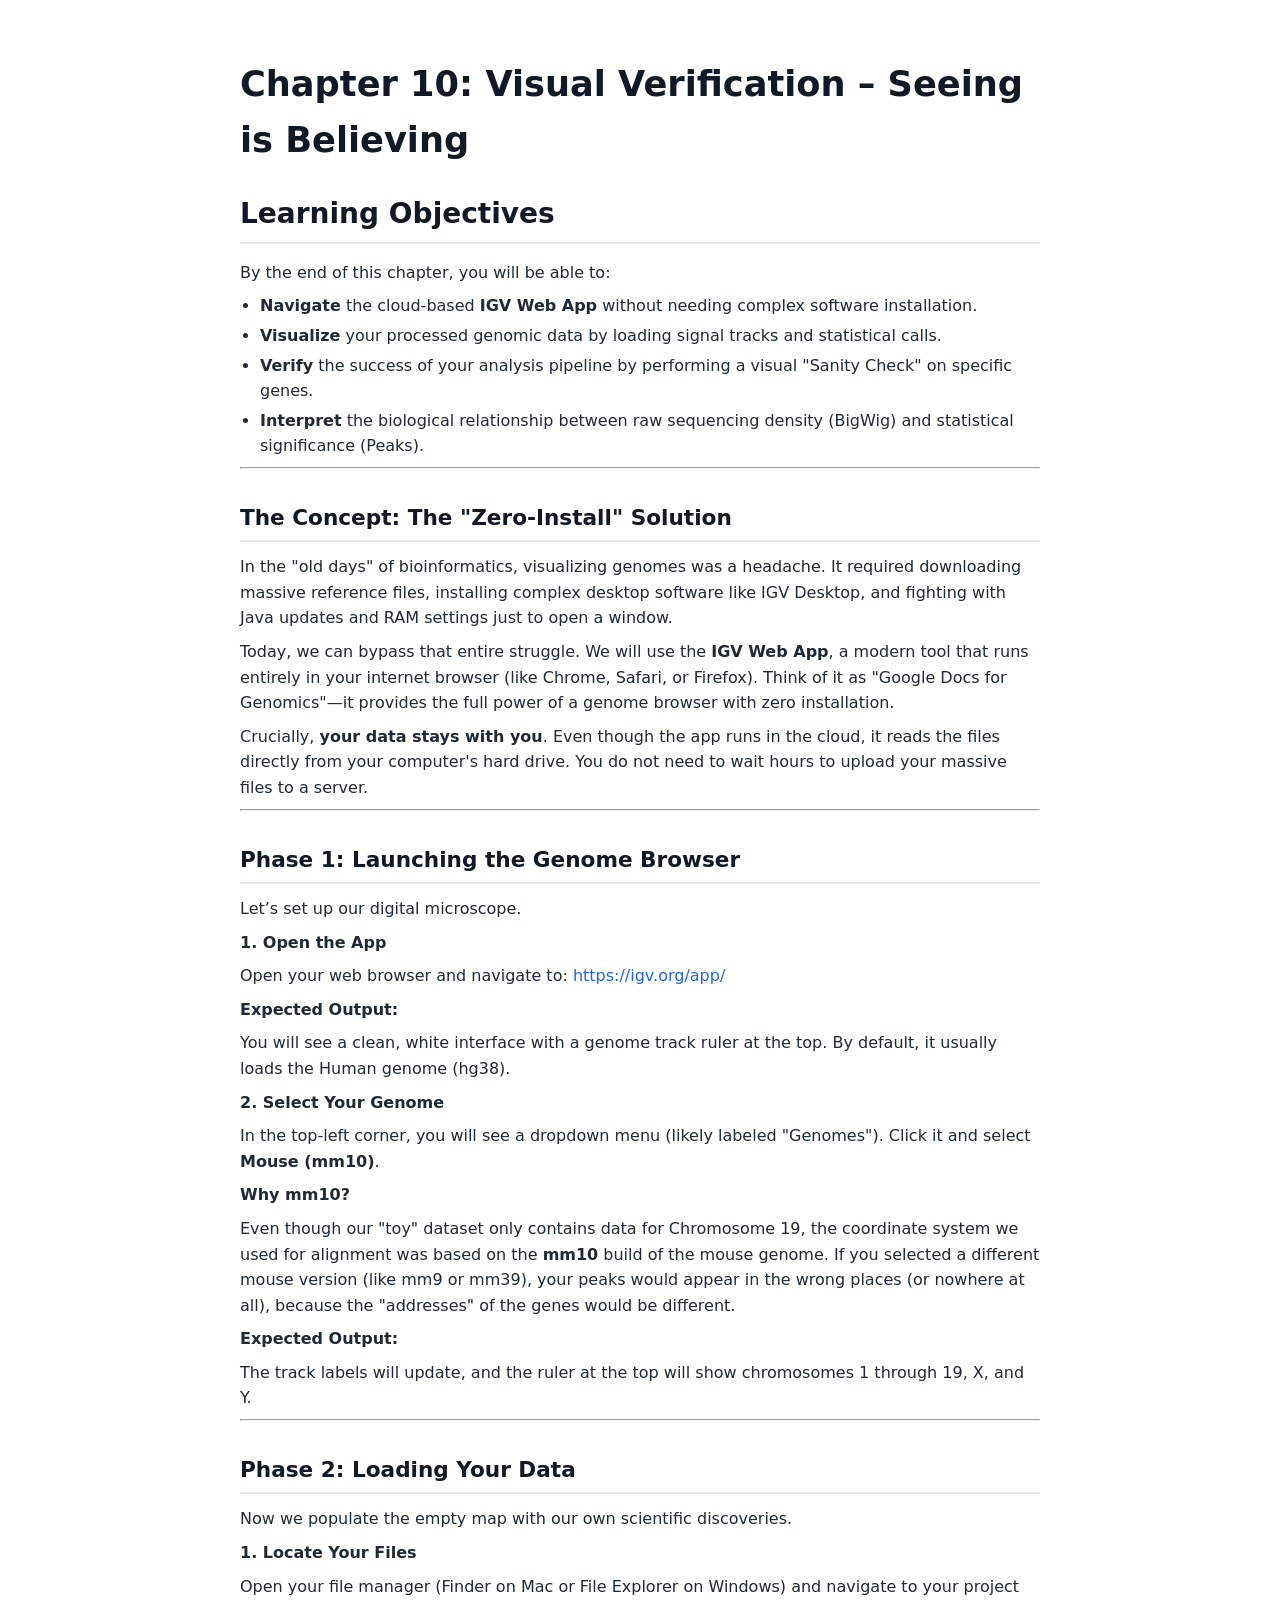
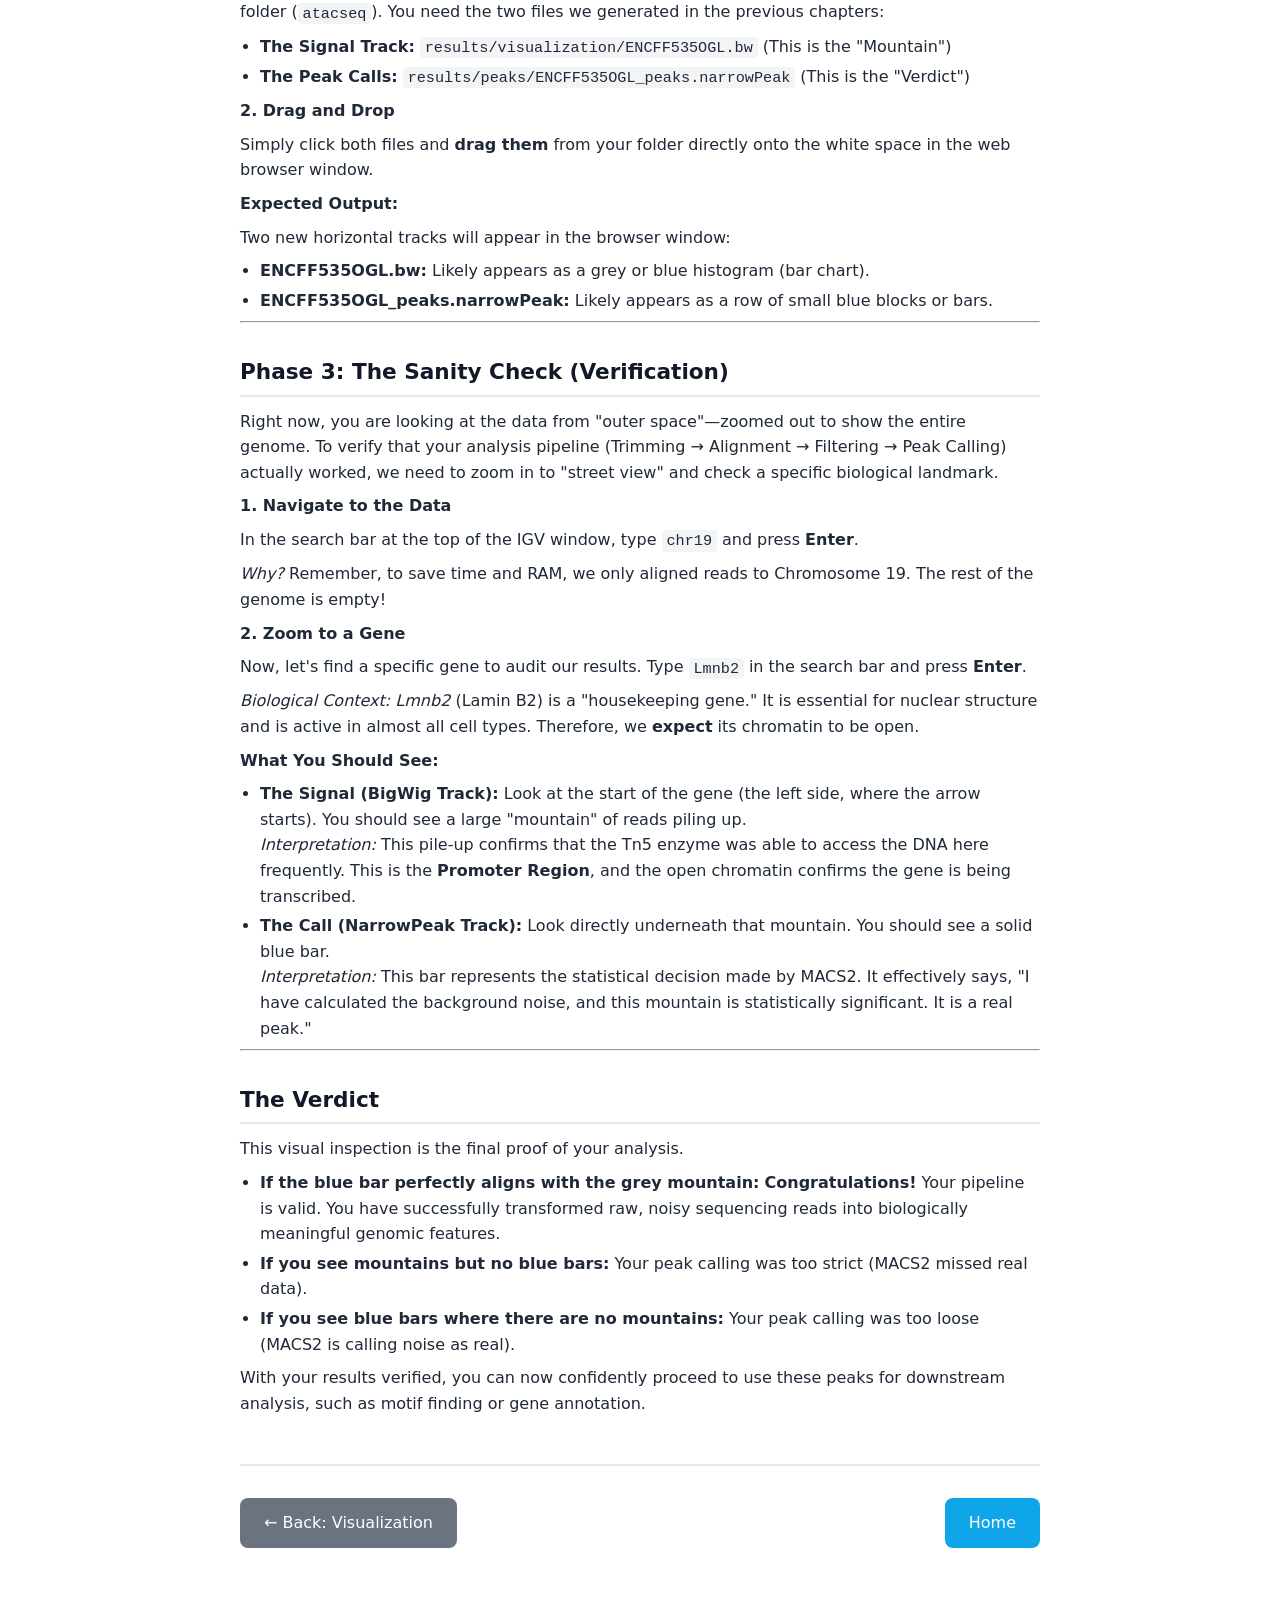
<file: chapters/chapter10.html>
<!DOCTYPE html>
<html lang="en">
<head>
  <meta charset="UTF-8"/>
  <meta name="viewport" content="width=device-width, initial-scale=1" />
  <title>Chapter 10: Visual Verification – Seeing is Believing</title>
  <link rel="stylesheet" href="../assets/chapter.css" />
</head>
<body>
  <div class="content">
    <h1>Chapter 10: Visual Verification – Seeing is Believing</h1>

    <h2 class="learning-objectives">Learning Objectives</h2>
    <p>By the end of this chapter, you will be able to:</p>
    <ul>
      <li><strong>Navigate</strong> the cloud-based <strong>IGV Web App</strong> without needing complex software installation.</li>
      <li><strong>Visualize</strong> your processed genomic data by loading signal tracks and statistical calls.</li>
      <li><strong>Verify</strong> the success of your analysis pipeline by performing a visual "Sanity Check" on specific genes.</li>
      <li><strong>Interpret</strong> the biological relationship between raw sequencing density (BigWig) and statistical significance (Peaks).</li>
    </ul>

    <hr>

    <h2>The Concept: The "Zero-Install" Solution</h2>
    <p>
      In the "old days" of bioinformatics, visualizing genomes was a headache. It required downloading massive reference files, installing complex desktop software like IGV Desktop, and fighting with Java updates and RAM settings just to open a window.
    </p>
    <p>
      Today, we can bypass that entire struggle. We will use the <strong>IGV Web App</strong>, a modern tool that runs entirely in your internet browser (like Chrome, Safari, or Firefox). Think of it as "Google Docs for Genomics"&mdash;it provides the full power of a genome browser with zero installation.
    </p>
    <p>
      Crucially, <strong>your data stays with you</strong>. Even though the app runs in the cloud, it reads the files directly from your computer's hard drive. You do not need to wait hours to upload your massive files to a server.
    </p>

    <hr>

    <h2>Phase 1: Launching the Genome Browser</h2>
    <p>Let’s set up our digital microscope.</p>

    <p><strong>1. Open the App</strong></p>
    <p>Open your web browser and navigate to: <a href="https://igv.org/app/" target="_blank" rel="noreferrer">https://igv.org/app/</a></p>
    <p><strong>Expected Output:</strong></p>
    <p>You will see a clean, white interface with a genome track ruler at the top. By default, it usually loads the Human genome (hg38).</p>

    <p><strong>2. Select Your Genome</strong></p>
    <p>In the top-left corner, you will see a dropdown menu (likely labeled "Genomes"). Click it and select <strong>Mouse (mm10)</strong>.</p>

    <p><strong>Why mm10?</strong></p>
    <p>
      Even though our "toy" dataset only contains data for Chromosome 19, the coordinate system we used for alignment was based on the <strong>mm10</strong> build of the mouse genome. If you selected a different mouse version (like mm9 or mm39), your peaks would appear in the wrong places (or nowhere at all), because the "addresses" of the genes would be different.
    </p>

    <p><strong>Expected Output:</strong></p>
    <p>The track labels will update, and the ruler at the top will show chromosomes 1 through 19, X, and Y.</p>

    <hr>

    <h2>Phase 2: Loading Your Data</h2>
    <p>Now we populate the empty map with our own scientific discoveries.</p>

    <p><strong>1. Locate Your Files</strong></p>
    <p>
      Open your file manager (Finder on Mac or File Explorer on Windows) and navigate to your project folder (<code>atacseq</code>). You need the two files we generated in the previous chapters:
    </p>
    <ul>
      <li><strong>The Signal Track:</strong> <code>results/visualization/ENCFF535OGL.bw</code> (This is the "Mountain")</li>
      <li><strong>The Peak Calls:</strong> <code>results/peaks/ENCFF535OGL_peaks.narrowPeak</code> (This is the "Verdict")</li>
    </ul>

    <p><strong>2. Drag and Drop</strong></p>
    <p>Simply click both files and <strong>drag them</strong> from your folder directly onto the white space in the web browser window.</p>

    <p><strong>Expected Output:</strong></p>
    <p>Two new horizontal tracks will appear in the browser window:</p>
    <ul>
      <li><strong>ENCFF535OGL.bw:</strong> Likely appears as a grey or blue histogram (bar chart).</li>
      <li><strong>ENCFF535OGL_peaks.narrowPeak:</strong> Likely appears as a row of small blue blocks or bars.</li>
    </ul>

    <hr>

    <h2>Phase 3: The Sanity Check (Verification)</h2>
    <p>
      Right now, you are looking at the data from "outer space"&mdash;zoomed out to show the entire genome. To verify that your analysis pipeline (Trimming → Alignment → Filtering → Peak Calling) actually worked, we need to zoom in to "street view" and check a specific biological landmark.
    </p>

    <p><strong>1. Navigate to the Data</strong></p>
    <p>In the search bar at the top of the IGV window, type <code>chr19</code> and press <strong>Enter</strong>.</p>
    <p><em>Why?</em> Remember, to save time and RAM, we only aligned reads to Chromosome 19. The rest of the genome is empty!</p>

    <p><strong>2. Zoom to a Gene</strong></p>
    <p>Now, let's find a specific gene to audit our results. Type <code>Lmnb2</code> in the search bar and press <strong>Enter</strong>.</p>
    <p><em>Biological Context:</em> <em>Lmnb2</em> (Lamin B2) is a "housekeeping gene." It is essential for nuclear structure and is active in almost all cell types. Therefore, we <strong>expect</strong> its chromatin to be open.</p>

    <p><strong>What You Should See:</strong></p>
    <ul>
      <li>
        <strong>The Signal (BigWig Track):</strong> Look at the start of the gene (the left side, where the arrow starts). You should see a large "mountain" of reads piling up.
        <br><em>Interpretation:</em> This pile-up confirms that the Tn5 enzyme was able to access the DNA here frequently. This is the <strong>Promoter Region</strong>, and the open chromatin confirms the gene is being transcribed.
      </li>
      <li>
        <strong>The Call (NarrowPeak Track):</strong> Look directly underneath that mountain. You should see a solid blue bar.
        <br><em>Interpretation:</em> This bar represents the statistical decision made by MACS2. It effectively says, "I have calculated the background noise, and this mountain is statistically significant. It is a real peak."
      </li>
    </ul>

    <hr>

    <h2>The Verdict</h2>
    <p>This visual inspection is the final proof of your analysis.</p>
    <ul>
      <li><strong>If the blue bar perfectly aligns with the grey mountain:</strong> <strong>Congratulations!</strong> Your pipeline is valid. You have successfully transformed raw, noisy sequencing reads into biologically meaningful genomic features.</li>
      <li><strong>If you see mountains but no blue bars:</strong> Your peak calling was too strict (MACS2 missed real data).</li>
      <li><strong>If you see blue bars where there are no mountains:</strong> Your peak calling was too loose (MACS2 is calling noise as real).</li>
    </ul>
    <p>
      With your results verified, you can now confidently proceed to use these peaks for downstream analysis, such as motif finding or gene annotation.
    </p>

    <div class="chapter-nav">
      <a href="visualization.html" class="nav-button back">← Back: Visualization</a>
      <a href="../index.html" class="nav-button home">Home</a>
    </div>
  </div>

  <script>
    function copyText(id){
      const text = document.getElementById(id).innerText;
      navigator.clipboard.writeText(text)
        .then(()=>{ alert('Copied to clipboard'); })
        .catch(()=>{ alert('Copy failed — please copy manually.'); });
    }
  </script>
</body>
</html>
</file>
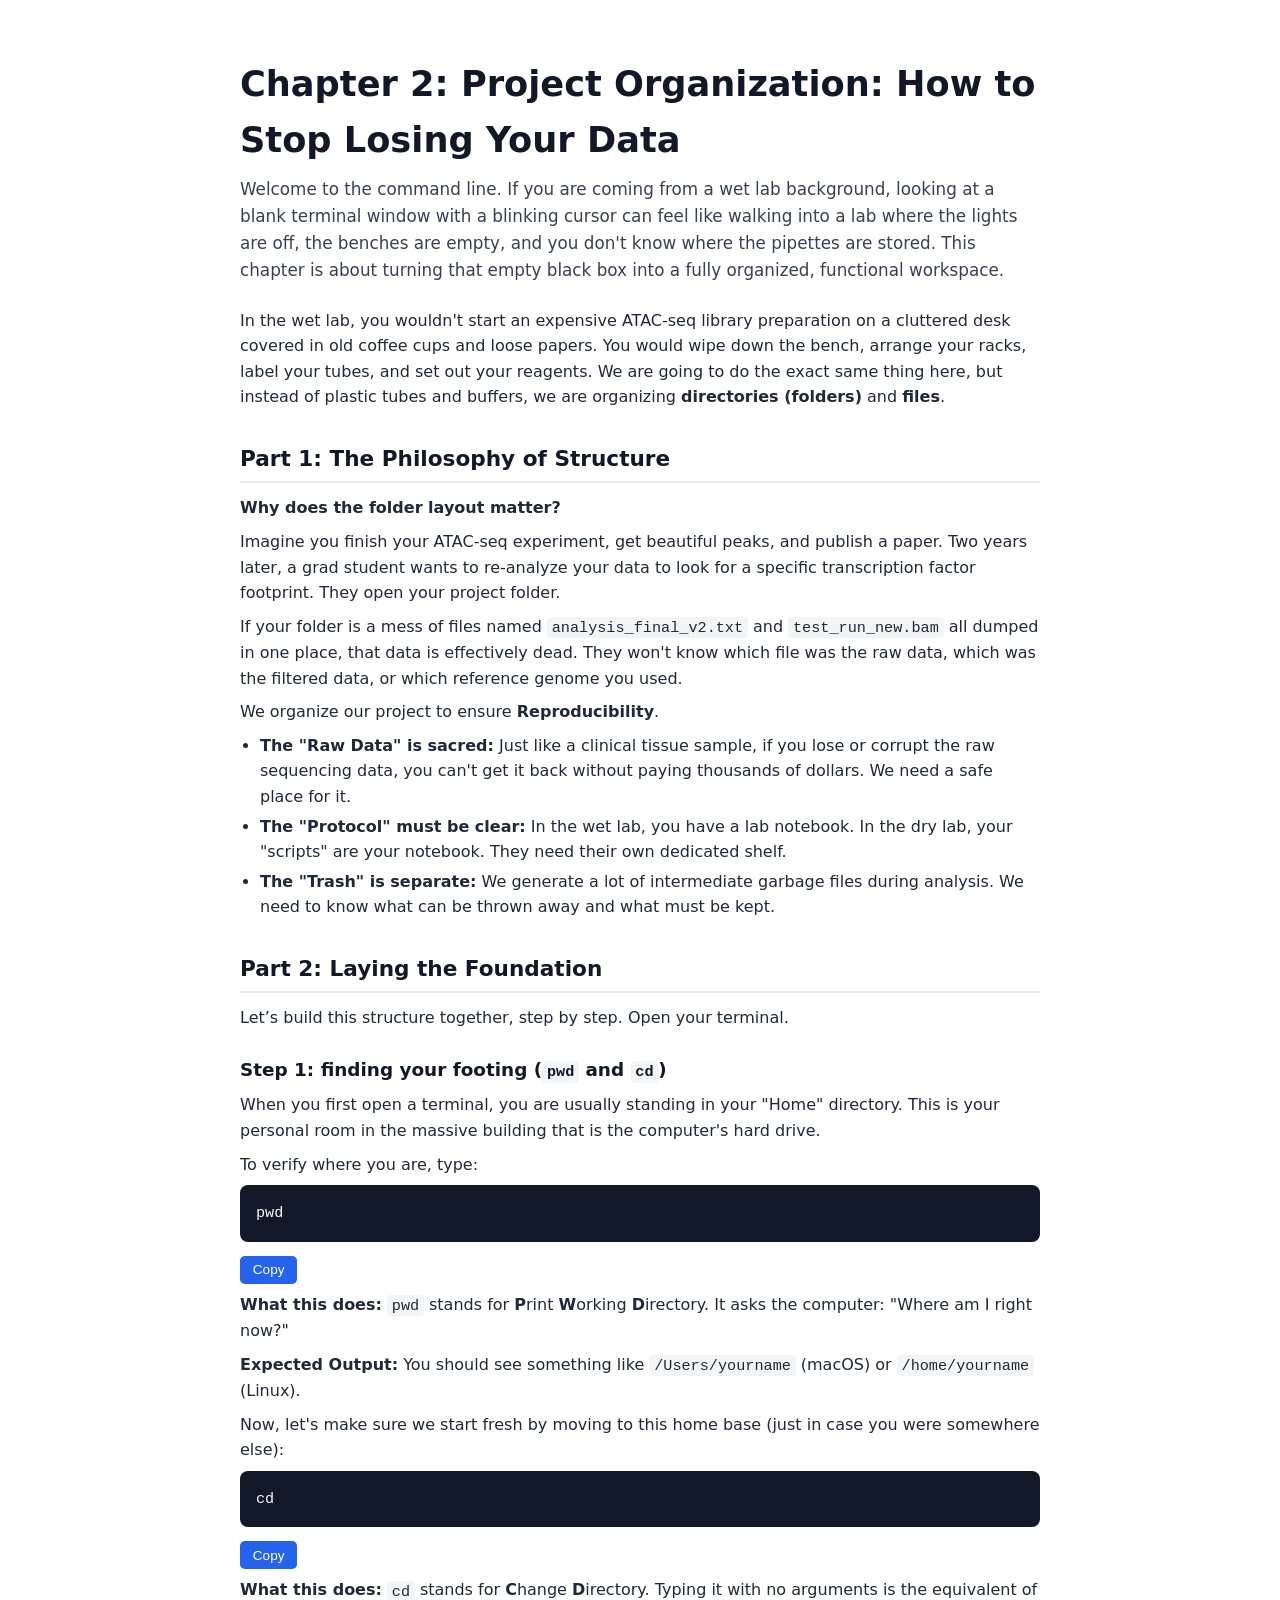
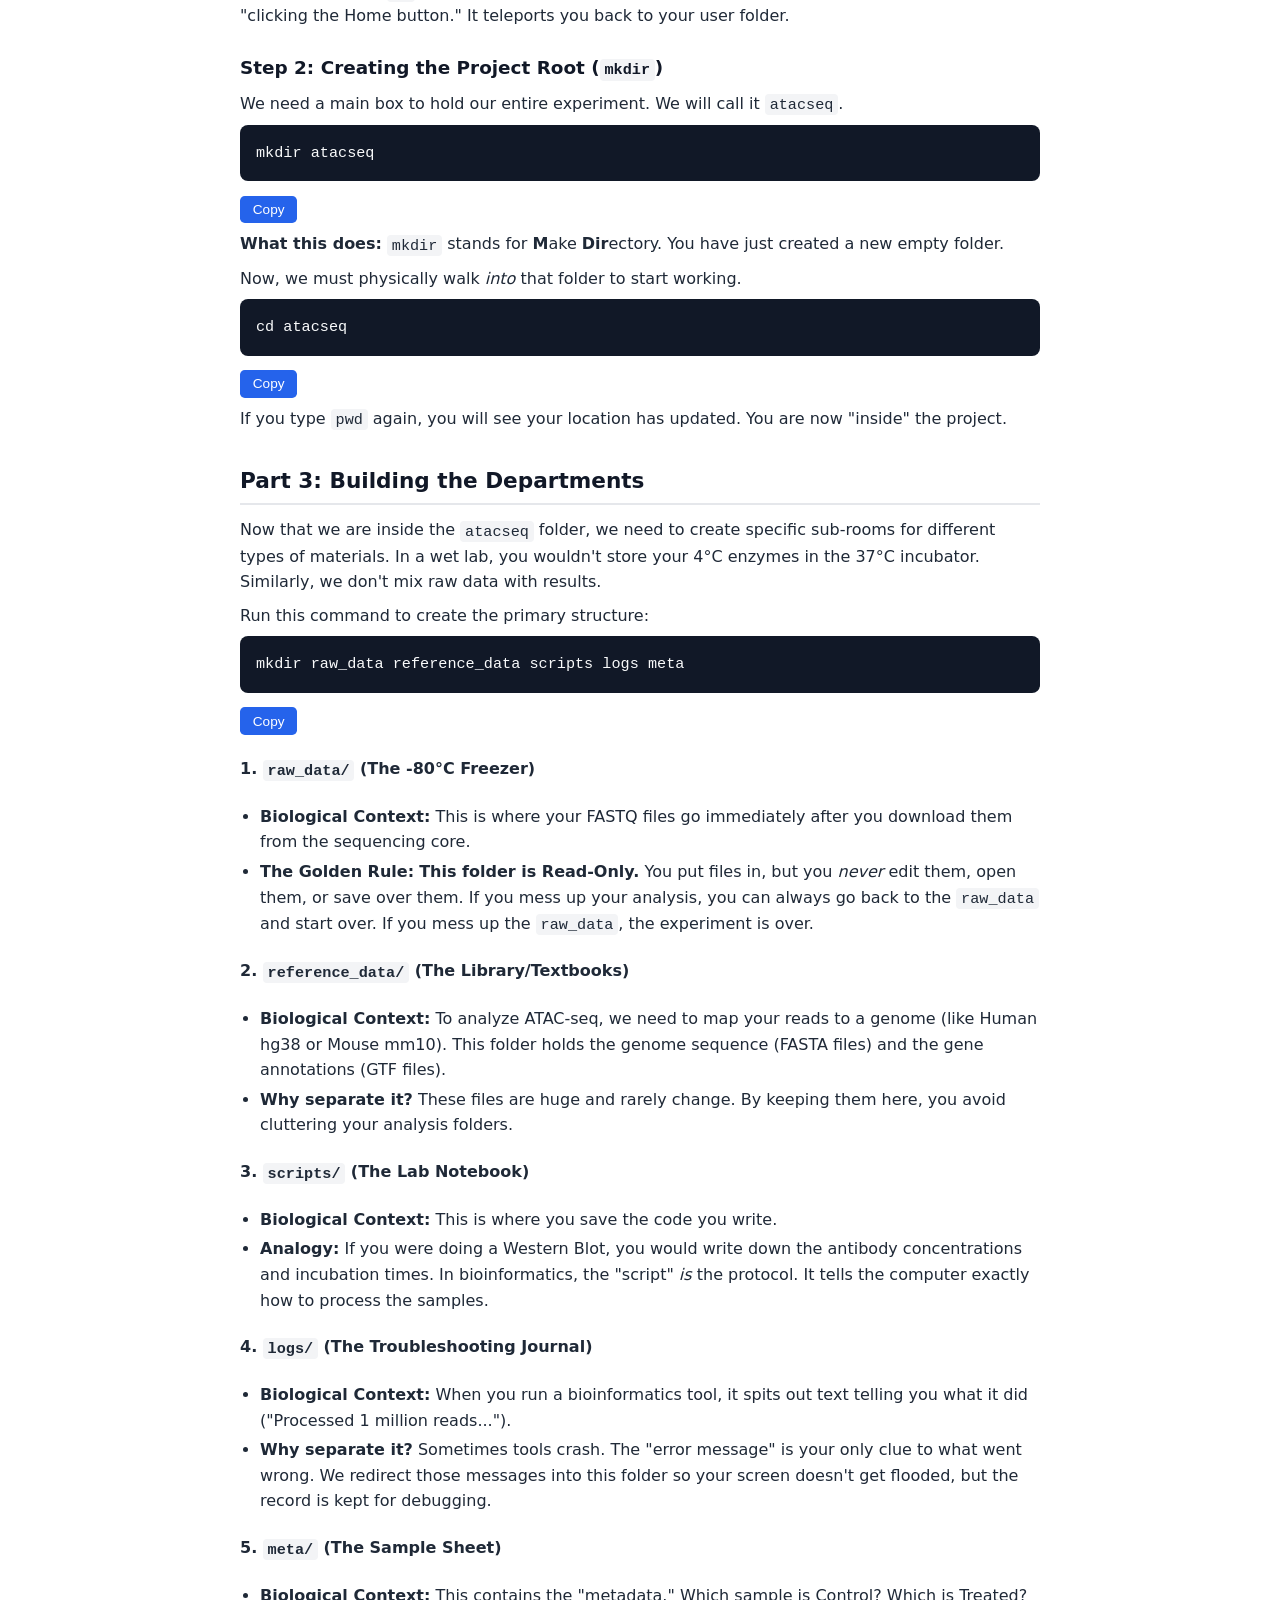
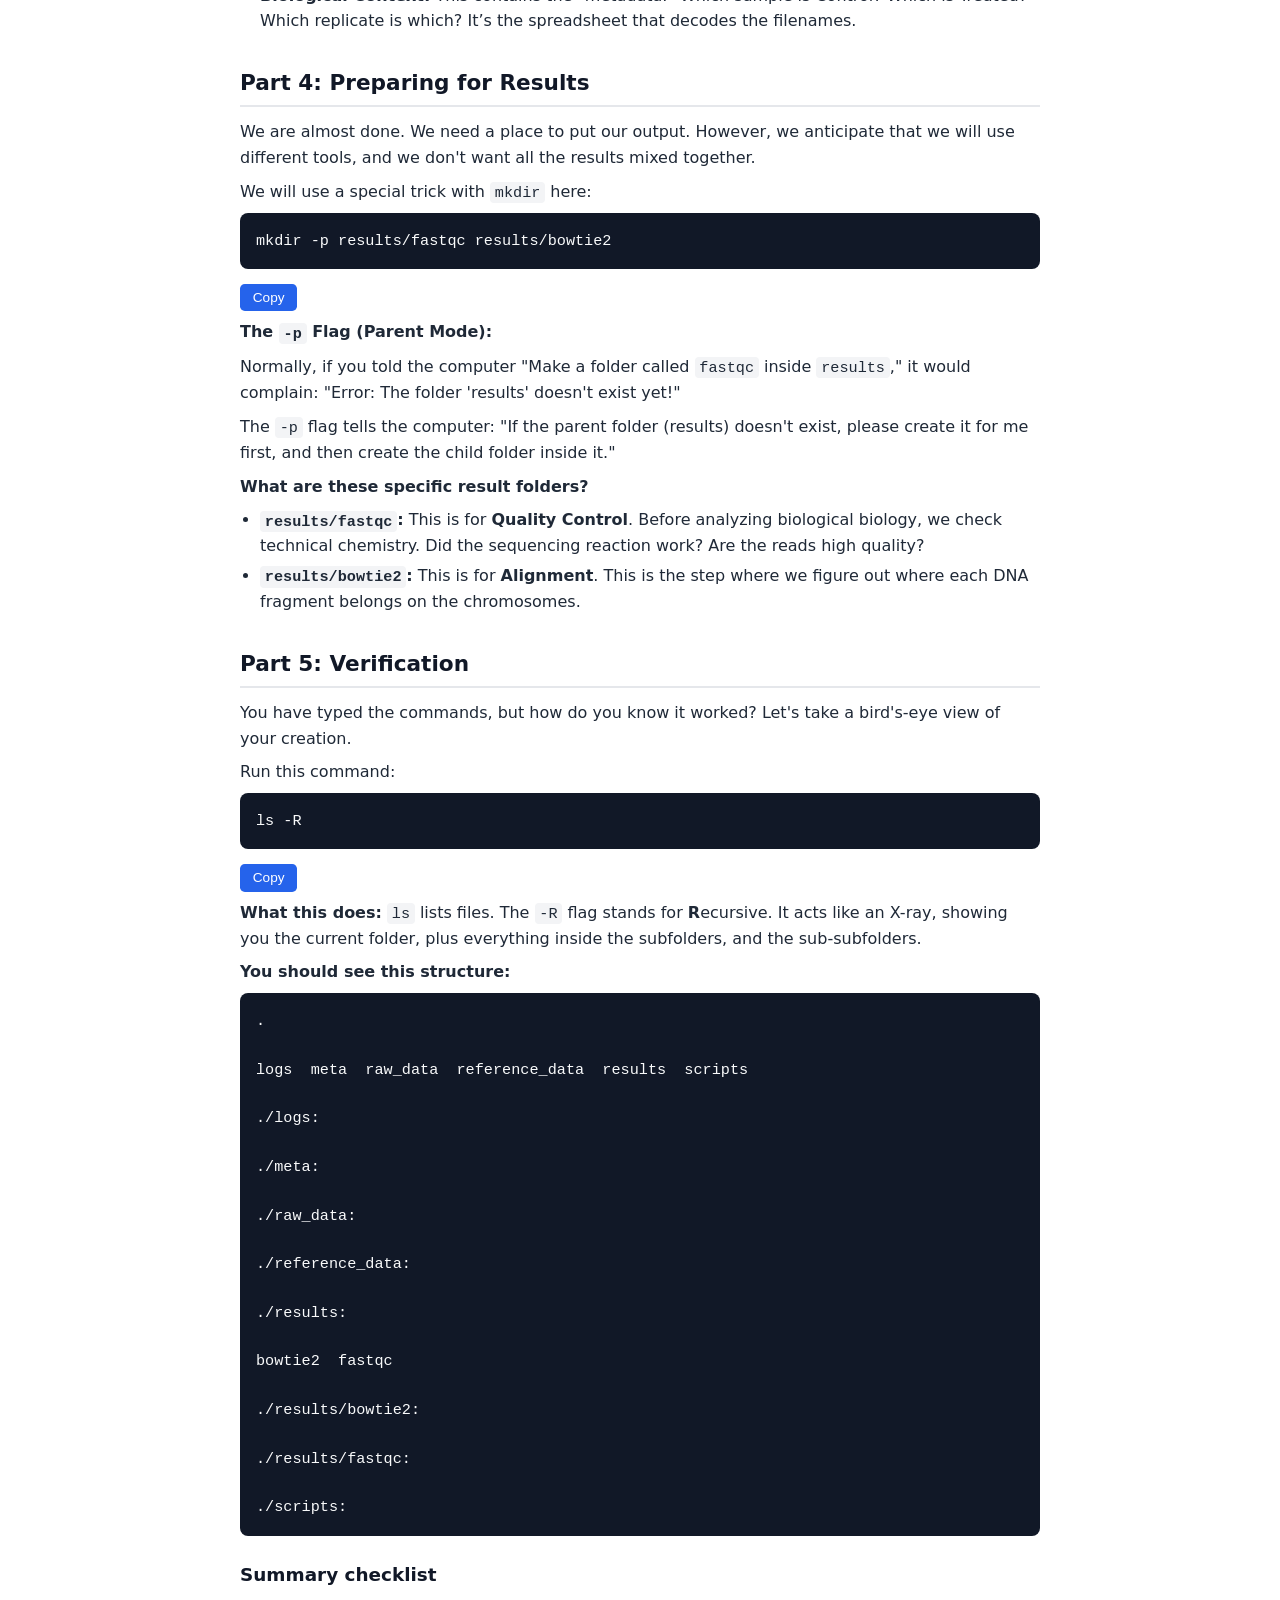
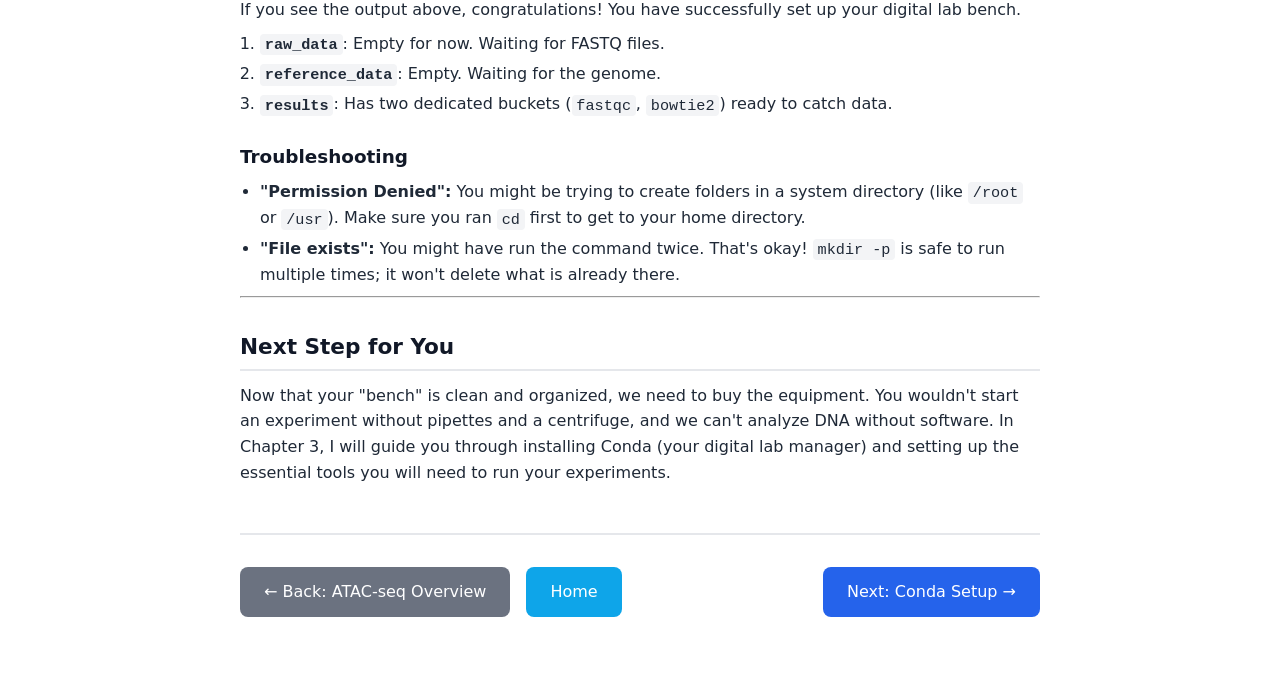
<file: chapters/directory.html>
<!DOCTYPE html>
<html lang="en">
<head>
  <meta charset="UTF-8"/>
  <meta name="viewport" content="width=device-width, initial-scale=1" />
  <title>Chapter 2: Setting Up Your Digital Lab Bench</title>
  <link rel="stylesheet" href="../assets/chapter.css" />
</head>
<body>
  <div class="content">
    <h1>Chapter 2: Project Organization: How to Stop Losing Your Data</h1>
    <p class="lead">
      Welcome to the command line. If you are coming from a wet lab background, looking at a blank terminal window with a blinking cursor can feel like walking into a lab where the lights are off, the benches are empty, and you don't know where the pipettes are stored.
      This chapter is about turning that empty black box into a fully organized, functional workspace.
    </p>
    <p>
      In the wet lab, you wouldn't start an expensive ATAC-seq library preparation on a cluttered desk covered in old coffee cups and loose papers. You would wipe down the bench, arrange your racks, label your tubes, and set out your reagents. We are going to do the exact same thing here, but instead of plastic tubes and buffers, we are organizing <strong>directories (folders)</strong> and <strong>files</strong>.
    </p>

    <h2>Part 1: The Philosophy of Structure</h2>
    <p><strong>Why does the folder layout matter?</strong></p>
    <p>
      Imagine you finish your ATAC-seq experiment, get beautiful peaks, and publish a paper. Two years later, a grad student wants to re-analyze your data to look for a specific transcription factor footprint. They open your project folder.
    </p>
    <p>
      If your folder is a mess of files named <code>analysis_final_v2.txt</code> and <code>test_run_new.bam</code> all dumped in one place, that data is effectively dead. They won't know which file was the raw data, which was the filtered data, or which reference genome you used.
    </p>
    <p>We organize our project to ensure <strong>Reproducibility</strong>.</p>
    <ul>
      <li><strong>The "Raw Data" is sacred:</strong> Just like a clinical tissue sample, if you lose or corrupt the raw sequencing data, you can't get it back without paying thousands of dollars. We need a safe place for it.</li>
      <li><strong>The "Protocol" must be clear:</strong> In the wet lab, you have a lab notebook. In the dry lab, your "scripts" are your notebook. They need their own dedicated shelf.</li>
      <li><strong>The "Trash" is separate:</strong> We generate a lot of intermediate garbage files during analysis. We need to know what can be thrown away and what must be kept.</li>
    </ul>

    <h2>Part 2: Laying the Foundation</h2>
    <p>Let’s build this structure together, step by step. Open your terminal.</p>

    <h3>Step 1: finding your footing (<code>pwd</code> and <code>cd</code>)</h3>
    <p>When you first open a terminal, you are usually standing in your "Home" directory. This is your personal room in the massive building that is the computer's hard drive.</p>
    <p>To verify where you are, type:</p>
    <pre id="cmd-pwd">pwd</pre>
    <button class="copy" onclick="copyText('cmd-pwd')">Copy</button>
    <p><strong>What this does:</strong> <code>pwd</code> stands for <strong>P</strong>rint <strong>W</strong>orking <strong>D</strong>irectory. It asks the computer: "Where am I right now?"</p>
    <p><strong>Expected Output:</strong> You should see something like <code>/Users/yourname</code> (macOS) or <code>/home/yourname</code> (Linux).</p>
    <p>Now, let's make sure we start fresh by moving to this home base (just in case you were somewhere else):</p>
    <pre id="cmd-cd">cd</pre>
    <button class="copy" onclick="copyText('cmd-cd')">Copy</button>
    <p><strong>What this does:</strong> <code>cd</code> stands for <strong>C</strong>hange <strong>D</strong>irectory. Typing it with no arguments is the equivalent of "clicking the Home button." It teleports you back to your user folder.</p>

    <h3>Step 2: Creating the Project Root (<code>mkdir</code>)</h3>
    <p>We need a main box to hold our entire experiment. We will call it <code>atacseq</code>.</p>
    <pre id="cmd-mkdir-root">mkdir atacseq</pre>
    <button class="copy" onclick="copyText('cmd-mkdir-root')">Copy</button>
    <p><strong>What this does:</strong> <code>mkdir</code> stands for <strong>M</strong>ake <strong>Dir</strong>ectory. You have just created a new empty folder.</p>
    <p>Now, we must physically walk <em>into</em> that folder to start working.</p>
    <pre id="cmd-cd-project">cd atacseq</pre>
    <button class="copy" onclick="copyText('cmd-cd-project')">Copy</button>
    <p>If you type <code>pwd</code> again, you will see your location has updated. You are now "inside" the project.</p>

    <h2>Part 3: Building the Departments</h2>
    <p>Now that we are inside the <code>atacseq</code> folder, we need to create specific sub-rooms for different types of materials. In a wet lab, you wouldn't store your 4°C enzymes in the 37°C incubator. Similarly, we don't mix raw data with results.</p>
    <p>Run this command to create the primary structure:</p>
    <pre id="cmd-subfolders">mkdir raw_data reference_data scripts logs meta</pre>
    <button class="copy" onclick="copyText('cmd-subfolders')">Copy</button>

    <h4>1. <code>raw_data/</code> (The -80°C Freezer)</h4>
    <ul>
      <li><strong>Biological Context:</strong> This is where your FASTQ files go immediately after you download them from the sequencing core.</li>
      <li><strong>The Golden Rule:</strong> <strong>This folder is Read-Only.</strong> You put files in, but you <em>never</em> edit them, open them, or save over them. If you mess up your analysis, you can always go back to the <code>raw_data</code> and start over. If you mess up the <code>raw_data</code>, the experiment is over.</li>
    </ul>

    <h4>2. <code>reference_data/</code> (The Library/Textbooks)</h4>
    <ul>
      <li><strong>Biological Context:</strong> To analyze ATAC-seq, we need to map your reads to a genome (like Human hg38 or Mouse mm10). This folder holds the genome sequence (FASTA files) and the gene annotations (GTF files).</li>
      <li><strong>Why separate it?</strong> These files are huge and rarely change. By keeping them here, you avoid cluttering your analysis folders.</li>
    </ul>

    <h4>3. <code>scripts/</code> (The Lab Notebook)</h4>
    <ul>
      <li><strong>Biological Context:</strong> This is where you save the code you write.</li>
      <li><strong>Analogy:</strong> If you were doing a Western Blot, you would write down the antibody concentrations and incubation times. In bioinformatics, the "script" <em>is</em> the protocol. It tells the computer exactly how to process the samples.</li>
    </ul>

    <h4>4. <code>logs/</code> (The Troubleshooting Journal)</h4>
    <ul>
      <li><strong>Biological Context:</strong> When you run a bioinformatics tool, it spits out text telling you what it did ("Processed 1 million reads...").</li>
      <li><strong>Why separate it?</strong> Sometimes tools crash. The "error message" is your only clue to what went wrong. We redirect those messages into this folder so your screen doesn't get flooded, but the record is kept for debugging.</li>
    </ul>

    <h4>5. <code>meta/</code> (The Sample Sheet)</h4>
    <ul>
      <li><strong>Biological Context:</strong> This contains the "metadata." Which sample is Control? Which is Treated? Which replicate is which? It’s the spreadsheet that decodes the filenames.</li>
    </ul>

    <h2>Part 4: Preparing for Results</h2>
    <p>
      We are almost done. We need a place to put our output. However, we anticipate that we will use different tools, and we don't want all the results mixed together.
    </p>
    <p>We will use a special trick with <code>mkdir</code> here:</p>
    <pre id="cmd-results">mkdir -p results/fastqc results/bowtie2</pre>
    <button class="copy" onclick="copyText('cmd-results')">Copy</button>
    <p><strong>The <code>-p</code> Flag (Parent Mode):</strong></p>
    <p>
      Normally, if you told the computer "Make a folder called <code>fastqc</code> inside <code>results</code>," it would complain: "Error: The folder 'results' doesn't exist yet!"
    </p>
    <p>
      The <code>-p</code> flag tells the computer: "If the parent folder (results) doesn't exist, please create it for me first, and then create the child folder inside it."
    </p>
    <p><strong>What are these specific result folders?</strong></p>
    <ul>
      <li><strong><code>results/fastqc</code>:</strong> This is for <strong>Quality Control</strong>. Before analyzing biological biology, we check technical chemistry. Did the sequencing reaction work? Are the reads high quality?</li>
      <li><strong><code>results/bowtie2</code>:</strong> This is for <strong>Alignment</strong>. This is the step where we figure out where each DNA fragment belongs on the chromosomes.</li>
    </ul>

    <h2>Part 5: Verification</h2>
    <p>You have typed the commands, but how do you know it worked? Let's take a bird's-eye view of your creation.</p>
    <p>Run this command:</p>
    <pre id="cmd-ls">ls -R</pre>
    <button class="copy" onclick="copyText('cmd-ls')">Copy</button>
    <p><strong>What this does:</strong> <code>ls</code> lists files. The <code>-R</code> flag stands for <strong>R</strong>ecursive. It acts like an X-ray, showing you the current folder, plus everything inside the subfolders, and the sub-subfolders.</p>
    <p><strong>You should see this structure:</strong></p>
    <pre>.<br>
logs  meta  raw_data  reference_data  results  scripts

./logs:

./meta:

./raw_data:

./reference_data:

./results:

bowtie2  fastqc

./results/bowtie2:

./results/fastqc:

./scripts:</pre>

    <h3>Summary checklist</h3>
    <p>If you see the output above, congratulations! You have successfully set up your digital lab bench.</p>
    <ol>
      <li><strong><code>raw_data</code></strong>: Empty for now. Waiting for FASTQ files.</li>
      <li><strong><code>reference_data</code></strong>: Empty. Waiting for the genome.</li>
      <li><strong><code>results</code></strong>: Has two dedicated buckets (<code>fastqc</code>, <code>bowtie2</code>) ready to catch data.</li>
    </ol>

    <h3>Troubleshooting</h3>
    <ul>
      <li><strong>"Permission Denied":</strong> You might be trying to create folders in a system directory (like <code>/root</code> or <code>/usr</code>). Make sure you ran <code>cd</code> first to get to your home directory.</li>
      <li><strong>"File exists":</strong> You might have run the command twice. That's okay! <code>mkdir -p</code> is safe to run multiple times; it won't delete what is already there.</li>
    </ul>

    <hr>

    <h2>Next Step for You</h2>
    <p>
      Now that your "bench" is clean and organized, we need to buy the equipment. You wouldn't start an experiment without pipettes and a centrifuge, and we can't analyze DNA without software. In Chapter 3, I will guide you through installing Conda (your digital lab manager) and setting up the essential tools you will need to run your experiments.
    </p>

    <div class="chapter-nav">
      <a href="intro.html" class="nav-button back">← Back: ATAC-seq Overview</a>
      <a href="../index.html" class="nav-button home">Home</a>
      <a href="install.html" class="nav-button next">Next: Conda Setup →</a>
    </div>

  </div>

  <script>
    function copyText(id){
      const text = document.getElementById(id).innerText;
      navigator.clipboard.writeText(text)
        .then(()=>{ alert('Copied to clipboard'); })
        .catch(()=>{ alert('Copy failed — please copy manually.'); });
    }
  </script>
</body>
</html>
</file>
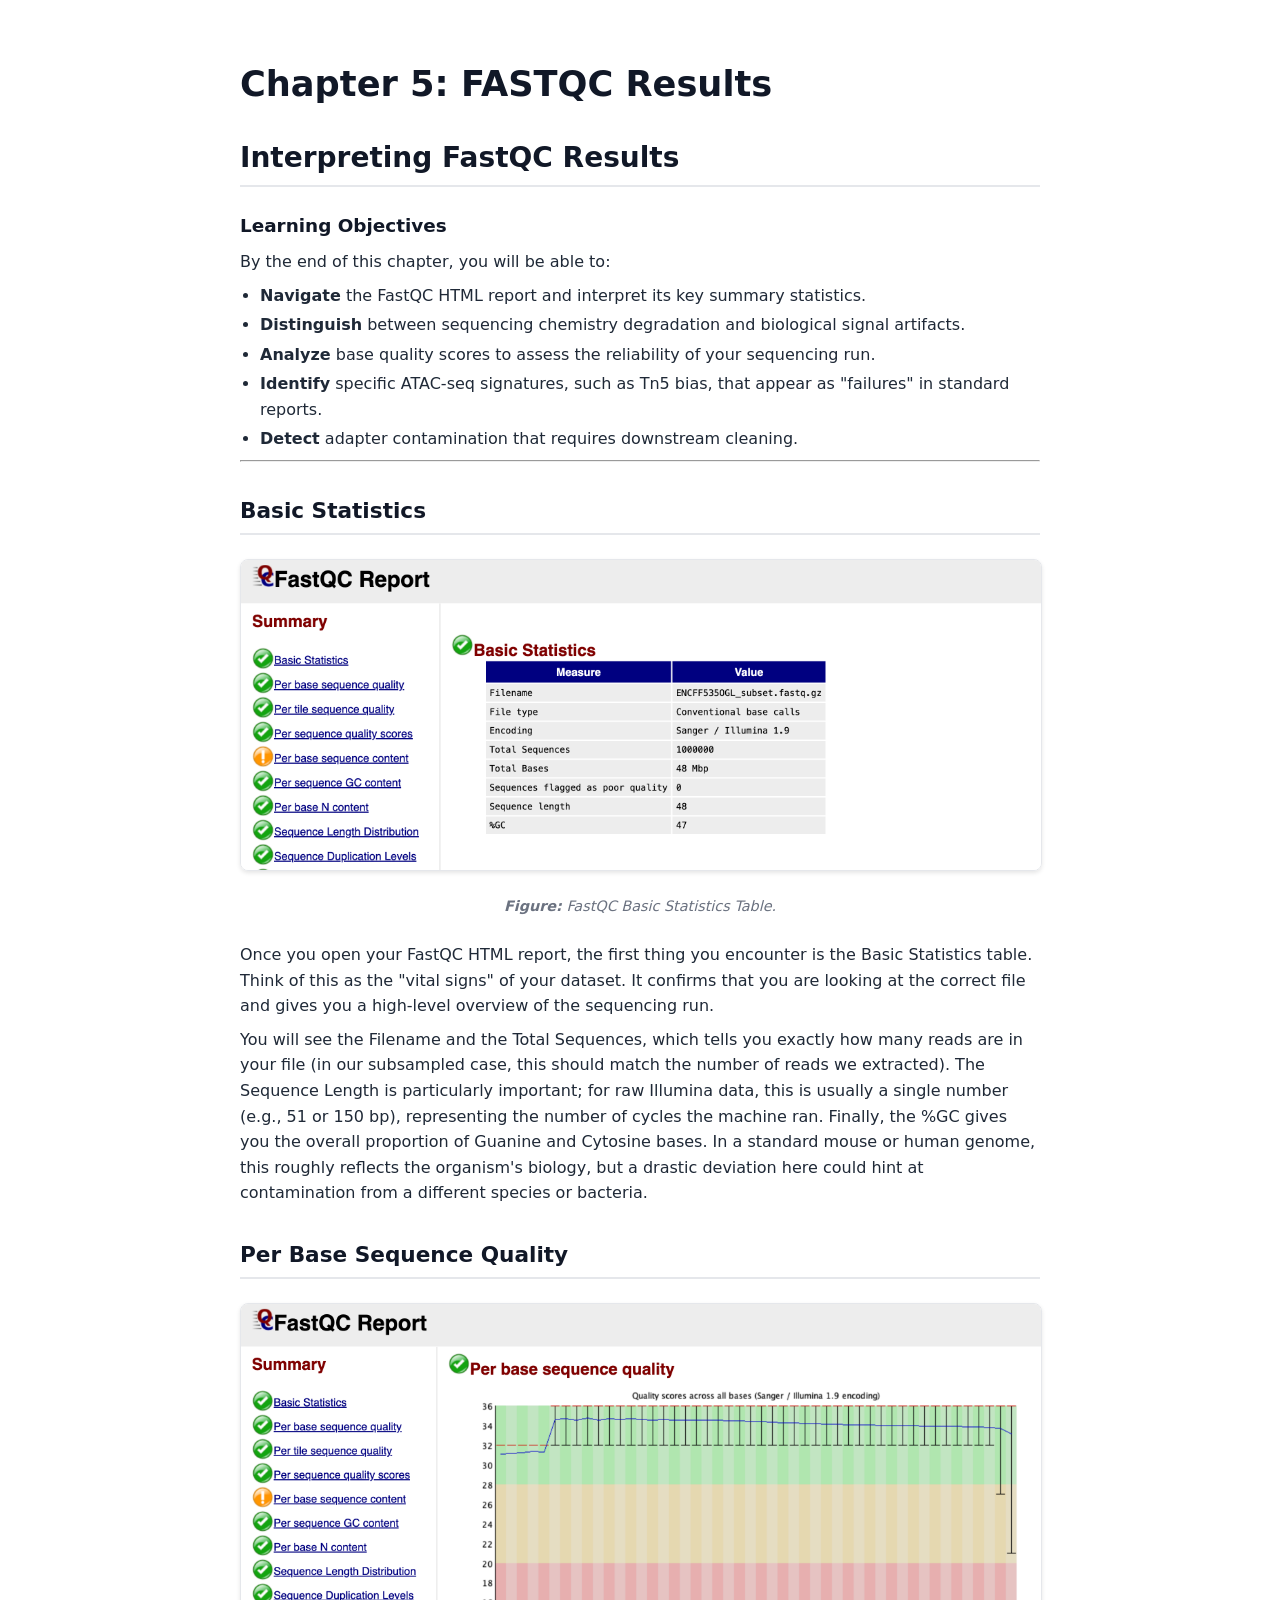
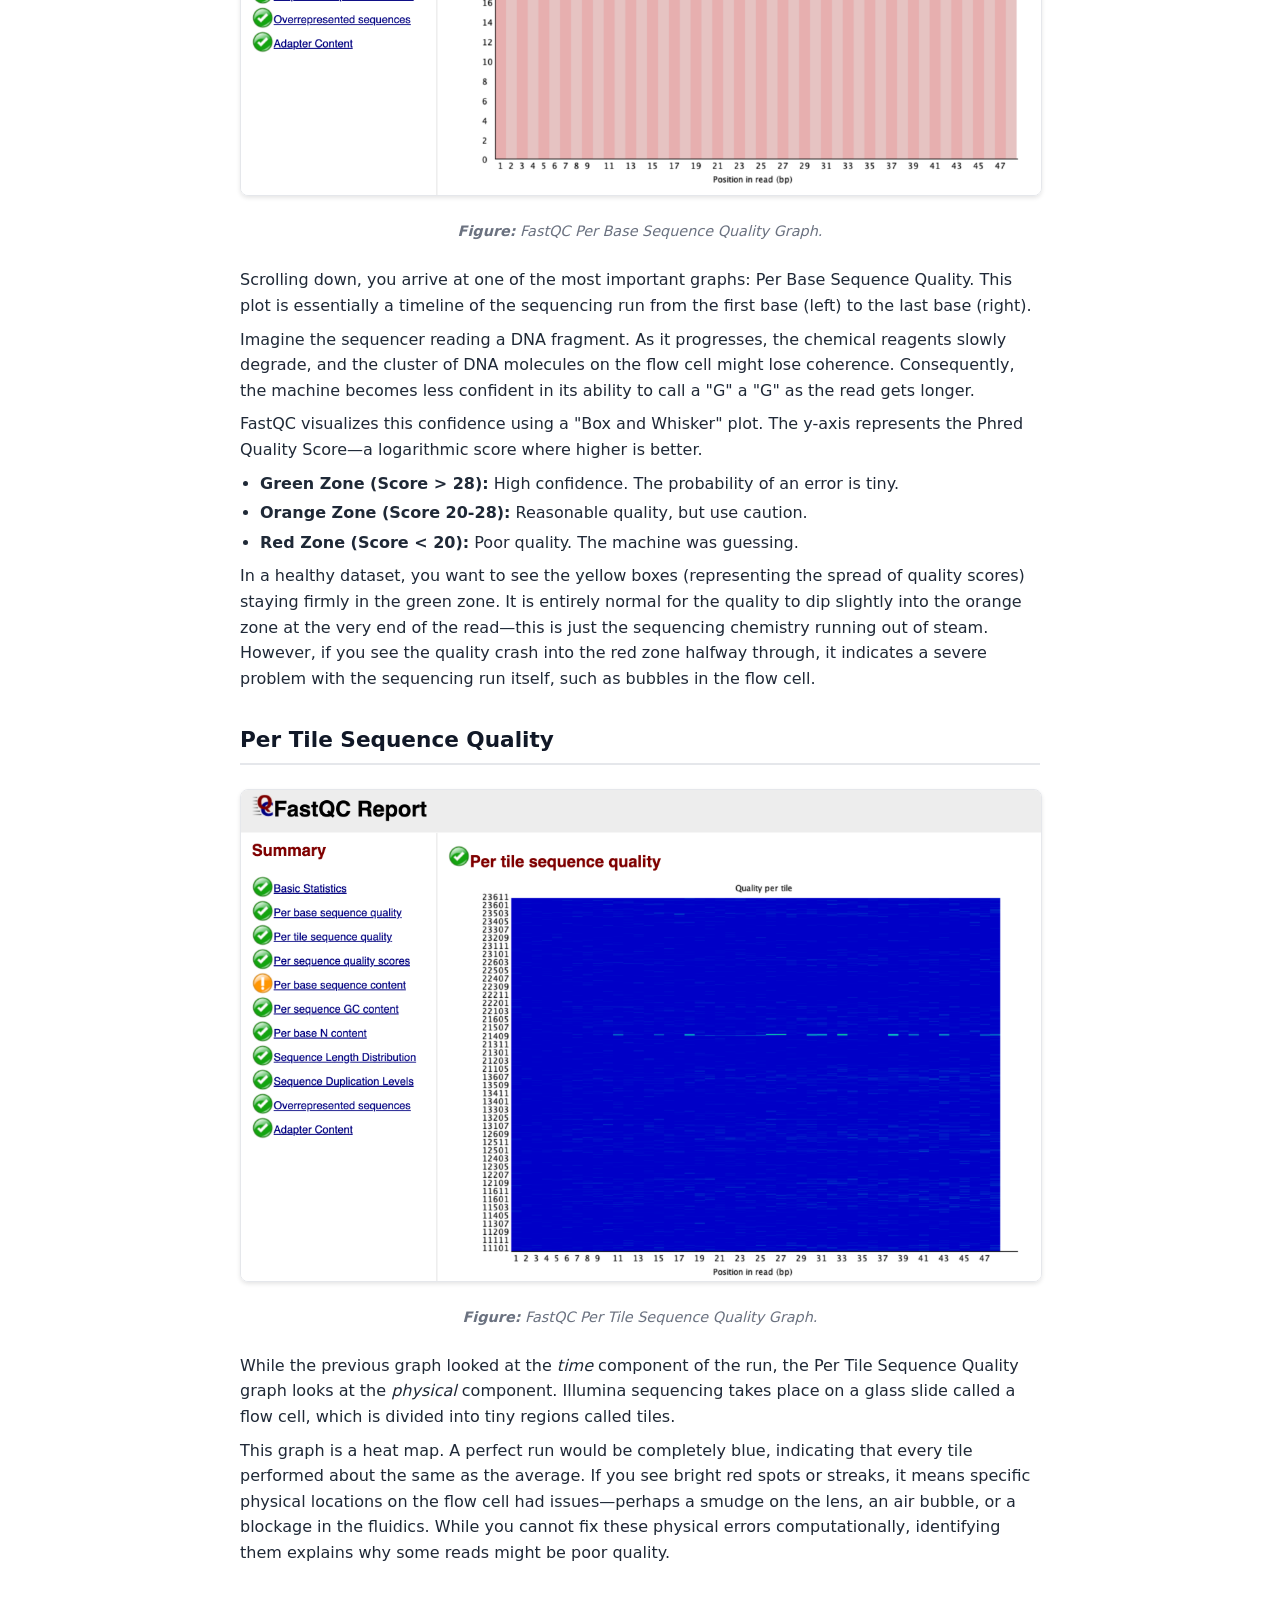
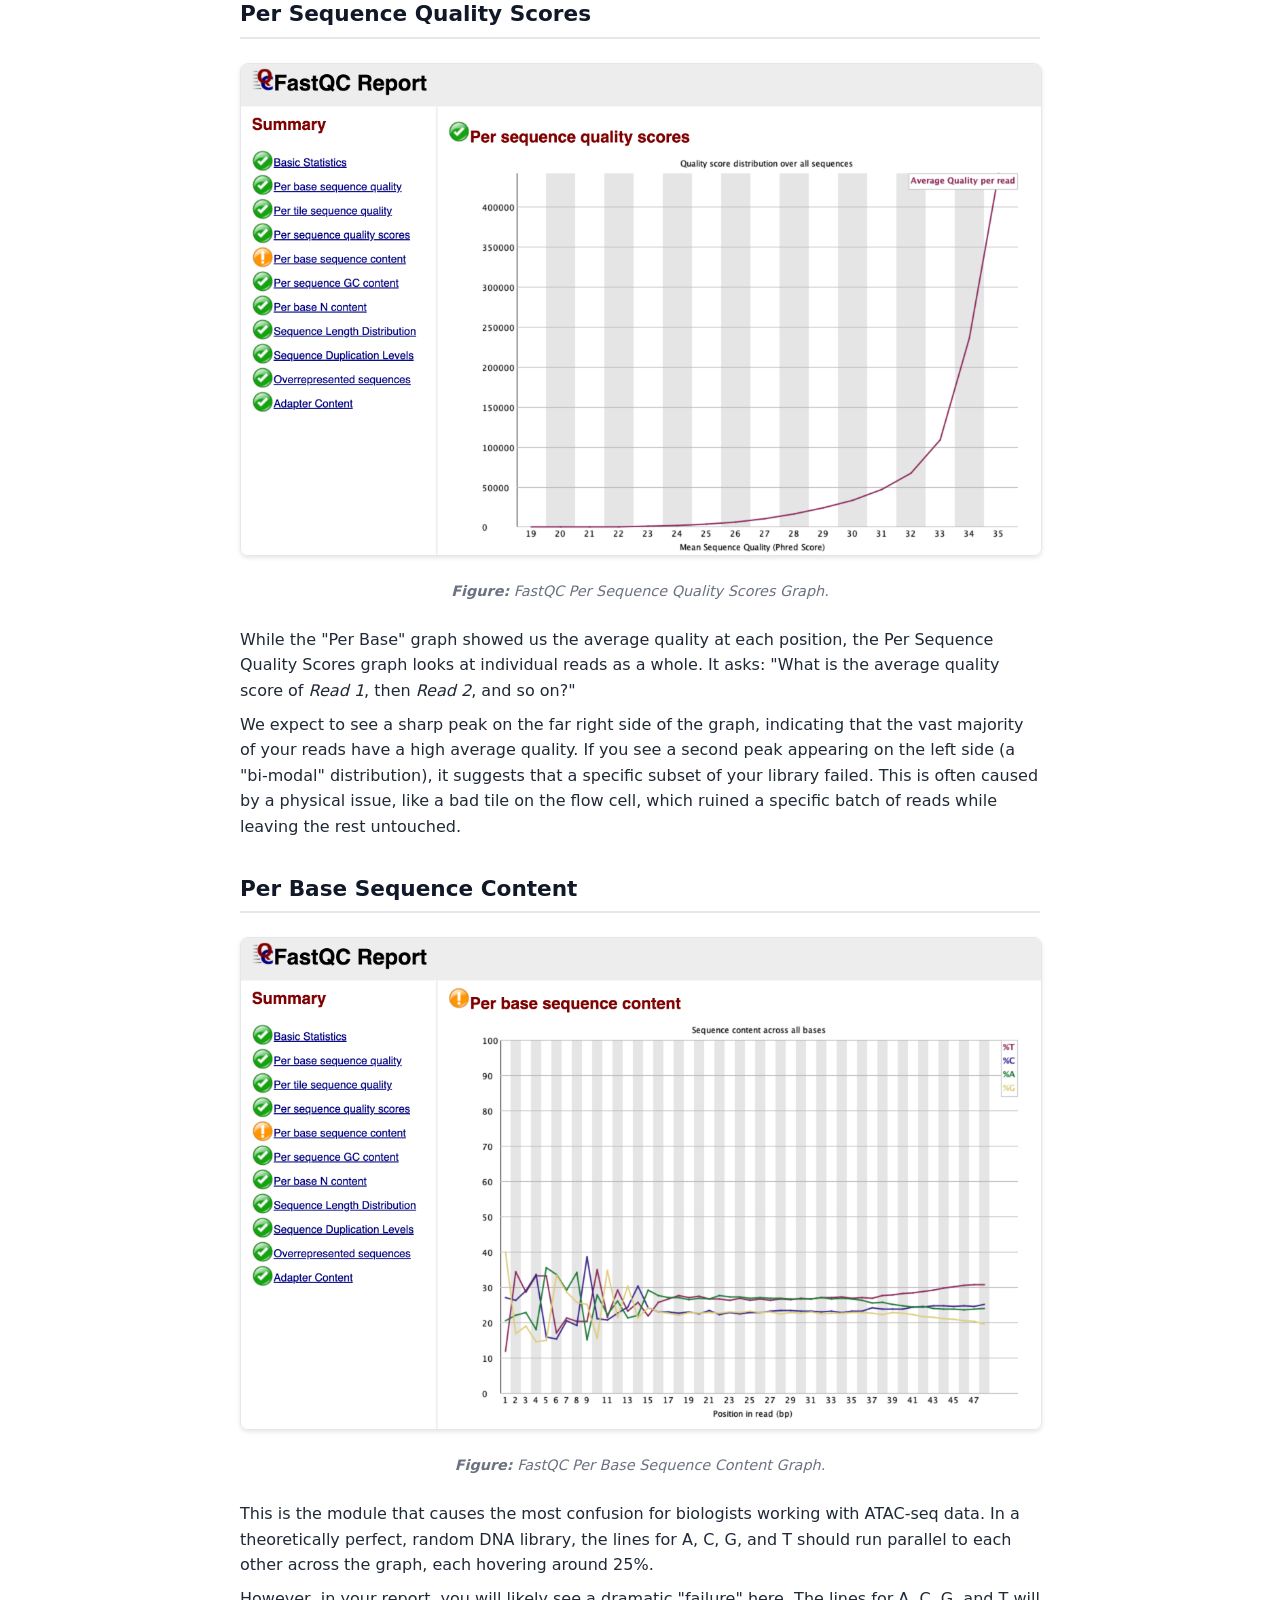
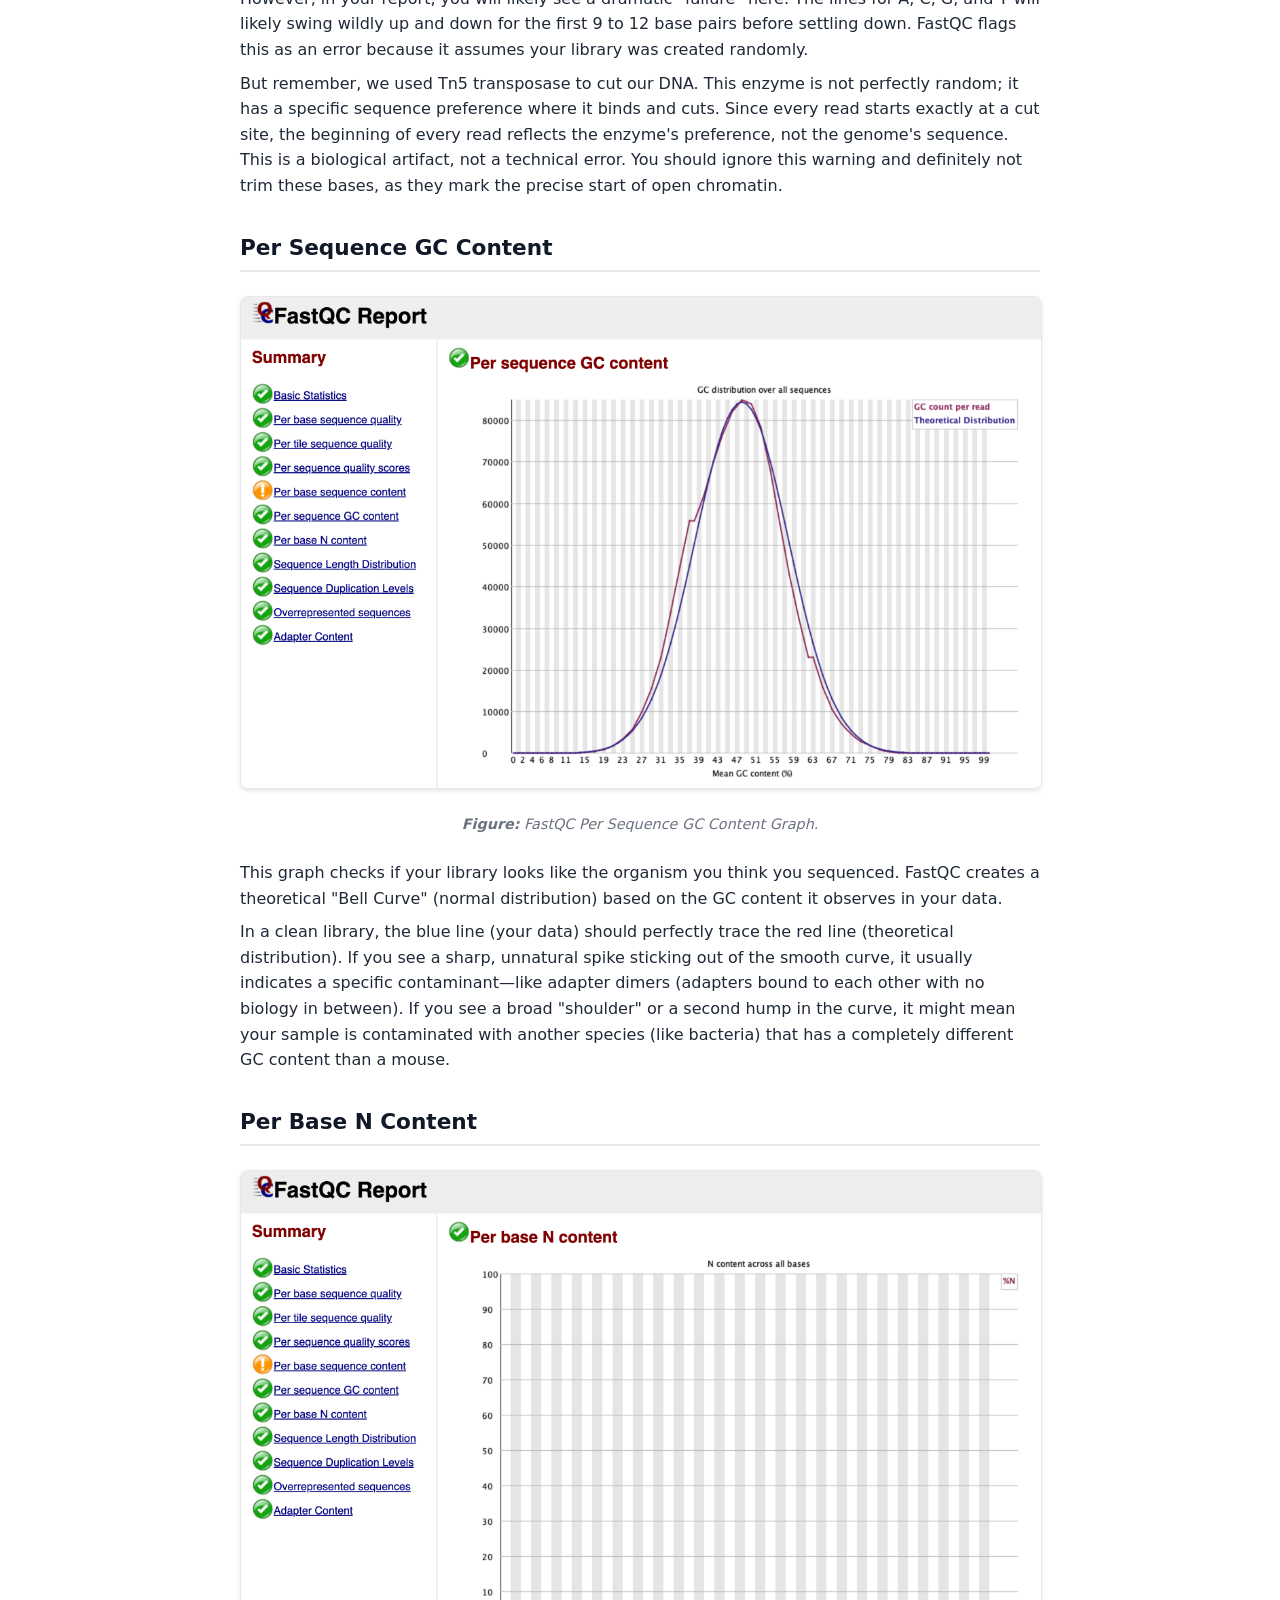
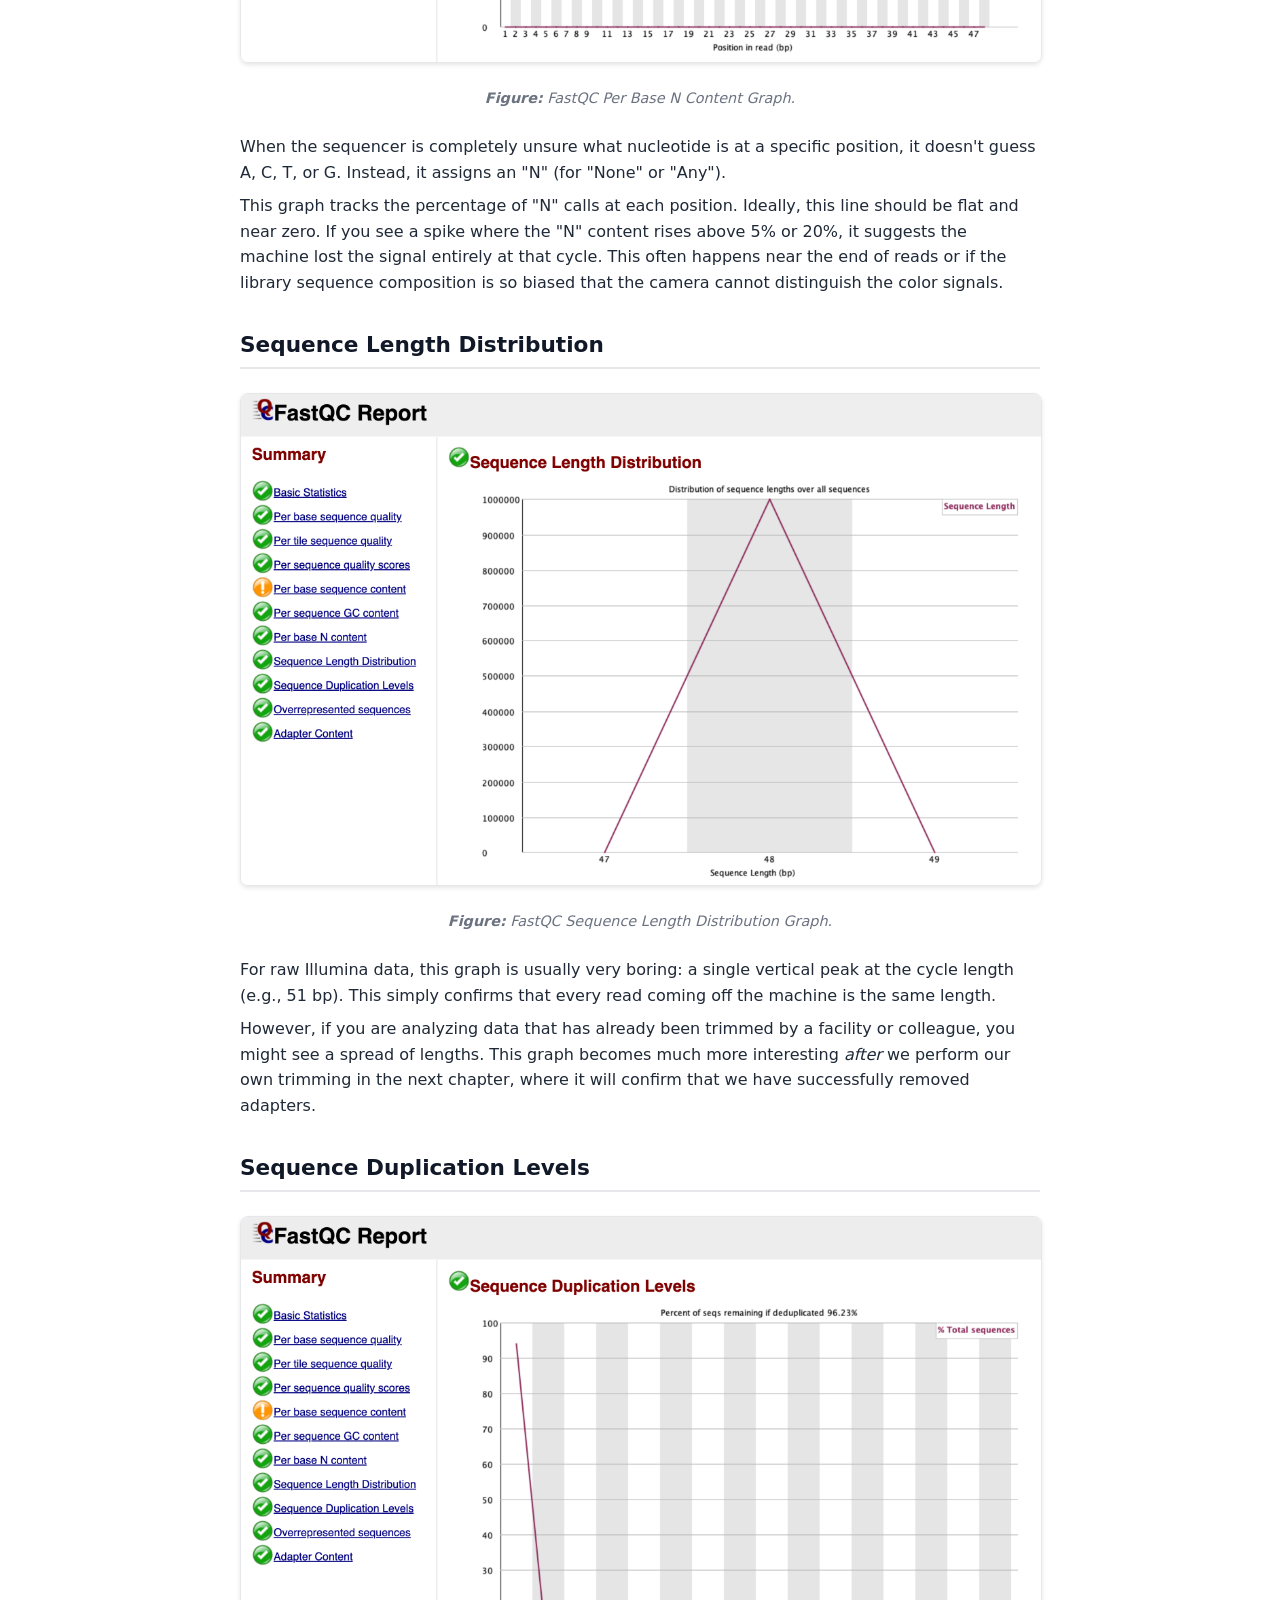
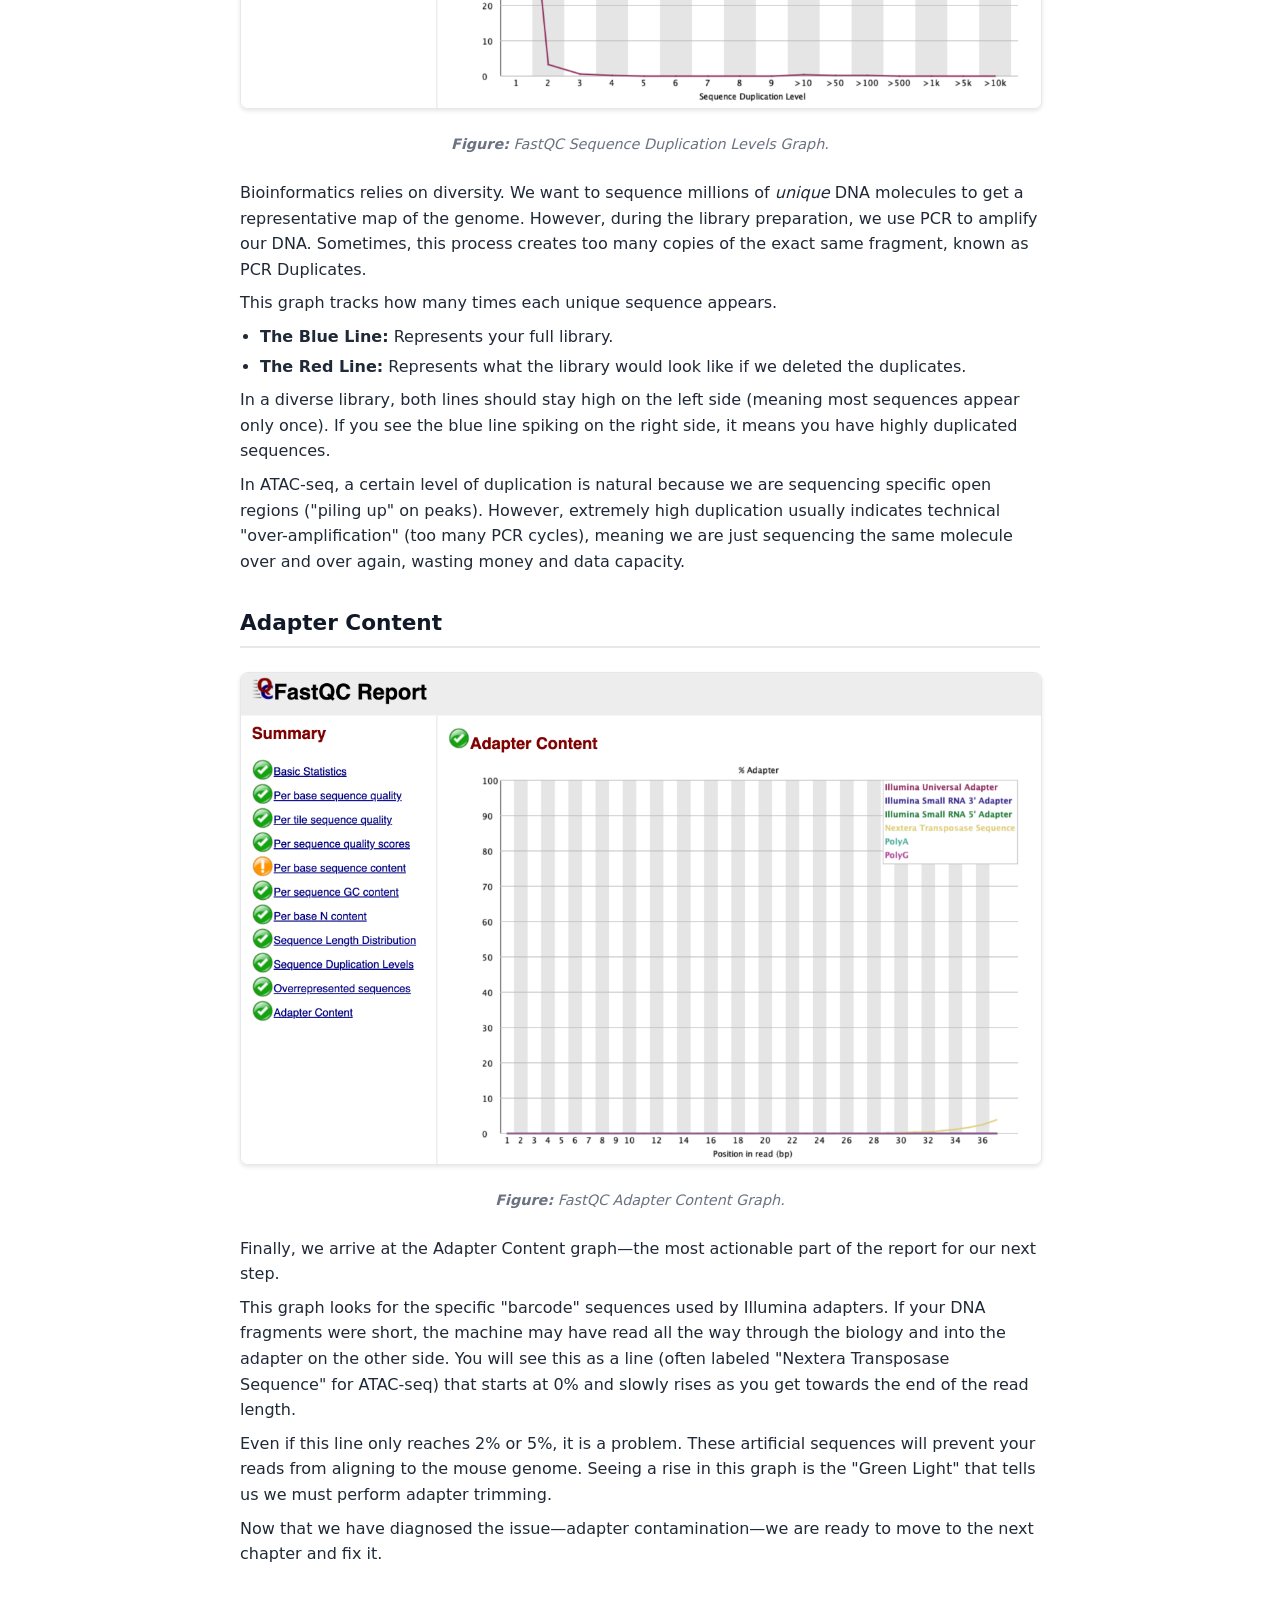
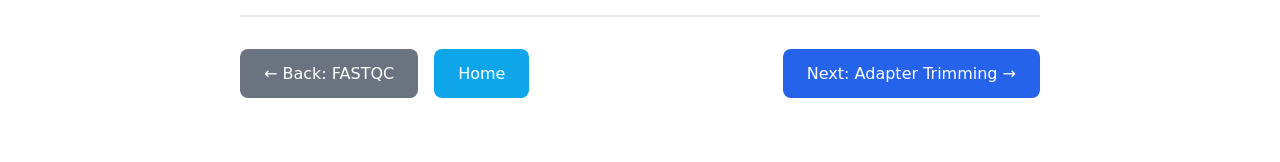
<file: chapters/fastqc-results.html>
<!DOCTYPE html>
<html lang="en">
<head>
  <meta charset="UTF-8"/>
  <meta name="viewport" content="width=device-width, initial-scale=1" />
  <title>FASTQC Results</title>
  <link rel="stylesheet" href="../assets/chapter.css" />
</head>
<body>
  <div class="content">
    <h1>Chapter 5: FASTQC Results</h1>
    <h2 class="learning-objectives">Interpreting FastQC Results</h2>
    <h3>Learning Objectives</h3>
    <p>By the end of this chapter, you will be able to:</p>
    <ul>
      <li><strong>Navigate</strong> the FastQC HTML report and interpret its key summary statistics.</li>
      <li><strong>Distinguish</strong> between sequencing chemistry degradation and biological signal artifacts.</li>
      <li><strong>Analyze</strong> base quality scores to assess the reliability of your sequencing run.</li>
      <li><strong>Identify</strong> specific ATAC-seq signatures, such as Tn5 bias, that appear as "failures" in standard reports.</li>
      <li><strong>Detect</strong> adapter contamination that requires downstream cleaning.</li>
    </ul>

    <hr/>
    <h2 id="basic-statistics">Basic Statistics</h2>
    <img src="../assets/images/statistics.png" alt="FastQC Basic Statistics Table">
    <p class="figure-caption">
      <strong>Figure:</strong> FastQC Basic Statistics Table.
    </p>
    <p>
      Once you open your FastQC HTML report, the first thing you encounter is the Basic Statistics table.
      Think of this as the "vital signs" of your dataset. It confirms that you are looking at the correct file and gives you a high-level overview of the sequencing run.
    </p>
    <p>
      You will see the Filename and the Total Sequences, which tells you exactly how many reads are in your file
      (in our subsampled case, this should match the number of reads we extracted). The Sequence Length is particularly important;
      for raw Illumina data, this is usually a single number (e.g., 51 or 150 bp), representing the number of cycles the machine ran.
      Finally, the %GC gives you the overall proportion of Guanine and Cytosine bases. In a standard mouse or human genome,
      this roughly reflects the organism's biology, but a drastic deviation here could hint at contamination from a different species or bacteria.
    </p>

    <h2 id="per-base-sequence-quality">Per Base Sequence Quality</h2>
    <img src="../assets/images/per-base-sequence-quality.png" alt="FastQC Per Base Sequence Quality Graph">
    <p class="figure-caption">
      <strong>Figure:</strong> FastQC Per Base Sequence Quality Graph.
    </p>
    <p>
      Scrolling down, you arrive at one of the most important graphs: Per Base Sequence Quality.
      This plot is essentially a timeline of the sequencing run from the first base (left) to the last base (right).
    </p>
    <p>
      Imagine the sequencer reading a DNA fragment. As it progresses, the chemical reagents slowly degrade, and the cluster of DNA molecules on the flow cell might lose coherence.
      Consequently, the machine becomes less confident in its ability to call a "G" a "G" as the read gets longer.
    </p>
    <p>
      FastQC visualizes this confidence using a "Box and Whisker" plot. The y-axis represents the Phred Quality Score—a logarithmic score where higher is better.
    </p>
    <ul>
      <li><strong>Green Zone (Score &gt; 28):</strong> High confidence. The probability of an error is tiny.</li>
      <li><strong>Orange Zone (Score 20-28):</strong> Reasonable quality, but use caution.</li>
      <li><strong>Red Zone (Score &lt; 20):</strong> Poor quality. The machine was guessing.</li>
    </ul>
    <p>
      In a healthy dataset, you want to see the yellow boxes (representing the spread of quality scores) staying firmly in the green zone.
      It is entirely normal for the quality to dip slightly into the orange zone at the very end of the read—this is just the sequencing chemistry running out of steam.
      However, if you see the quality crash into the red zone halfway through, it indicates a severe problem with the sequencing run itself, such as bubbles in the flow cell.
    </p>

    <h2 id="per-tile-sequence-quality">Per Tile Sequence Quality</h2>
    <img src="../assets/images/per-tile-sequence-quality.png" alt="FastQC Per Tile Sequence Quality Graph">
    <p class="figure-caption">
      <strong>Figure:</strong> FastQC Per Tile Sequence Quality Graph.
    </p>
    <p>
      While the previous graph looked at the <em>time</em> component of the run, the Per Tile Sequence Quality graph looks at the <em>physical</em> component.
      Illumina sequencing takes place on a glass slide called a flow cell, which is divided into tiny regions called tiles.
    </p>
    <p>
      This graph is a heat map. A perfect run would be completely blue, indicating that every tile performed about the same as the average. If you see bright red spots or streaks,
      it means specific physical locations on the flow cell had issues—perhaps a smudge on the lens, an air bubble, or a blockage in the fluidics. While you cannot fix these
      physical errors computationally, identifying them explains why some reads might be poor quality.
    </p>

    <h2 id="per-sequence-quality-scores">Per Sequence Quality Scores</h2>
    <img src="../assets/images/per-sequence-quality-scores.png" alt="FastQC Per Sequence Quality Scores Graph">
    <p class="figure-caption">
      <strong>Figure:</strong> FastQC Per Sequence Quality Scores Graph.
    </p>
    <p>
      While the "Per Base" graph showed us the average quality at each position, the Per Sequence Quality Scores graph looks at individual reads as a whole.
      It asks: "What is the average quality score of <em>Read 1</em>, then <em>Read 2</em>, and so on?"
    </p>
    <p>
      We expect to see a sharp peak on the far right side of the graph, indicating that the vast majority of your reads have a high average quality.
      If you see a second peak appearing on the left side (a "bi-modal" distribution), it suggests that a specific subset of your library failed.
      This is often caused by a physical issue, like a bad tile on the flow cell, which ruined a specific batch of reads while leaving the rest untouched.
    </p>

    <h2 id="per-base-sequence-content">Per Base Sequence Content</h2>
    <img src="../assets/images/per-base-sequence-content.png" alt="FastQC Per Base Sequence Content Graph">
    <p class="figure-caption">
      <strong>Figure:</strong> FastQC Per Base Sequence Content Graph.
    </p>
    <p>
      This is the module that causes the most confusion for biologists working with ATAC-seq data. In a theoretically perfect, random DNA library,
      the lines for A, C, G, and T should run parallel to each other across the graph, each hovering around 25%.
    </p>
    <p>
      However, in your report, you will likely see a dramatic "failure" here. The lines for A, C, G, and T will likely swing wildly up and down for the first 9 to 12 base pairs before settling down.
      FastQC flags this as an error because it assumes your library was created randomly.
    </p>
    <p>
      But remember, we used Tn5 transposase to cut our DNA. This enzyme is not perfectly random; it has a specific sequence preference where it binds and cuts.
      Since every read starts exactly at a cut site, the beginning of every read reflects the enzyme's preference, not the genome's sequence.
      This is a biological artifact, not a technical error. You should ignore this warning and definitely not trim these bases,
      as they mark the precise start of open chromatin.
    </p>

    <h2 id="per-sequence-gc-content">Per Sequence GC Content</h2>
    <img src="../assets/images/per-sequence-gc-content.png" alt="FastQC Per Sequence GC Content Graph">
    <p class="figure-caption">
      <strong>Figure:</strong> FastQC Per Sequence GC Content Graph.
    </p>
    <p>
      This graph checks if your library looks like the organism you think you sequenced. FastQC creates a theoretical "Bell Curve" (normal distribution)
      based on the GC content it observes in your data.
    </p>
    <p>
      In a clean library, the blue line (your data) should perfectly trace the red line (theoretical distribution).
      If you see a sharp, unnatural spike sticking out of the smooth curve, it usually indicates a specific contaminant—like adapter dimers (adapters bound to each other with no biology in between).
      If you see a broad "shoulder" or a second hump in the curve, it might mean your sample is contaminated with another species (like bacteria) that has a completely different GC content than a mouse.
    </p>

    <h2 id="per-base-n-content">Per Base N Content</h2>
    <img src="../assets/images/per-base-n-content.png" alt="FastQC Per Base N Content Graph">
    <p class="figure-caption">
      <strong>Figure:</strong> FastQC Per Base N Content Graph.
    </p>
    <p>
      When the sequencer is completely unsure what nucleotide is at a specific position, it doesn't guess A, C, T, or G. Instead, it assigns an "N" (for "None" or "Any").
    </p>
    <p>
      This graph tracks the percentage of "N" calls at each position. Ideally, this line should be flat and near zero.
      If you see a spike where the "N" content rises above 5% or 20%, it suggests the machine lost the signal entirely at that cycle.
      This often happens near the end of reads or if the library sequence composition is so biased that the camera cannot distinguish the color signals.
    </p>

    <h2 id="sequence-length-distribution">Sequence Length Distribution</h2>
    <img src="../assets/images/sequence-length-distribution.png" alt="FastQC Sequence Length Distribution Graph">
    <p class="figure-caption">
      <strong>Figure:</strong> FastQC Sequence Length Distribution Graph.
    </p>
    <p>
      For raw Illumina data, this graph is usually very boring: a single vertical peak at the cycle length (e.g., 51 bp). This simply confirms that every read coming off the machine is the same length.
    </p>
    <p>
      However, if you are analyzing data that has already been trimmed by a facility or colleague, you might see a spread of lengths.
      This graph becomes much more interesting <em>after</em> we perform our own trimming in the next chapter, where it will confirm that we have successfully removed adapters.
    </p>

    <h2 id="sequence-duplication-levels">Sequence Duplication Levels</h2>
    <img src="../assets/images/sequence-duplication-levels.png" alt="FastQC Sequence Duplication Levels Graph">
    <p class="figure-caption">
      <strong>Figure:</strong> FastQC Sequence Duplication Levels Graph.
    </p>
    <p>
      Bioinformatics relies on diversity. We want to sequence millions of <em>unique</em> DNA molecules to get a representative map of the genome.
      However, during the library preparation, we use PCR to amplify our DNA. Sometimes, this process creates too many copies of the exact same fragment, known as PCR Duplicates.
    </p>
    <p>
      This graph tracks how many times each unique sequence appears.
    </p>
    <ul>
      <li><strong>The Blue Line:</strong> Represents your full library.</li>
      <li><strong>The Red Line:</strong> Represents what the library would look like if we deleted the duplicates.</li>
    </ul>
    <p>
      In a diverse library, both lines should stay high on the left side (meaning most sequences appear only once).
      If you see the blue line spiking on the right side, it means you have highly duplicated sequences.
    </p>
    <p>
      In ATAC-seq, a certain level of duplication is natural because we are sequencing specific open regions ("piling up" on peaks).
      However, extremely high duplication usually indicates technical "over-amplification" (too many PCR cycles),
      meaning we are just sequencing the same molecule over and over again, wasting money and data capacity.
    </p>

    <h2 id="adapter-content-module">Adapter Content</h2>
    <img src="../assets/images/adapter-content.png" alt="FastQC Adapter Content Graph">
    <p class="figure-caption">
      <strong>Figure:</strong> FastQC Adapter Content Graph.
    </p>
    <p>
      Finally, we arrive at the Adapter Content graph—the most actionable part of the report for our next step.
    </p>
    <p>
      This graph looks for the specific "barcode" sequences used by Illumina adapters.
      If your DNA fragments were short, the machine may have read all the way through the biology and into the adapter on the other side.
      You will see this as a line (often labeled "Nextera Transposase Sequence" for ATAC-seq) that starts at 0% and slowly rises as you get towards the end of the read length.
    </p>
    <p>
      Even if this line only reaches 2% or 5%, it is a problem. These artificial sequences will prevent your reads from aligning to the mouse genome.
      Seeing a rise in this graph is the "Green Light" that tells us we must perform adapter trimming.
    </p>
    <p>
      Now that we have diagnosed the issue—adapter contamination—we are ready to move to the next chapter and fix it.
    </p>

    <div class="chapter-nav">
      <a href="fastqc.html" class="nav-button back">← Back: FASTQC</a>
      <a href="../index.html" class="nav-button home">Home</a>
      <a href="adapter-trimming.html" class="nav-button next">Next: Adapter Trimming →</a>
    </div>

  </div>

  <script>
    function copyText(id){
      const text = document.getElementById(id).innerText;
      navigator.clipboard.writeText(text)
        .then(()=>{ alert('Copied to clipboard'); })
        .catch(()=>{ alert('Copy failed — please copy manually.'); });
    }
  </script>
</body>
</html>
</file>
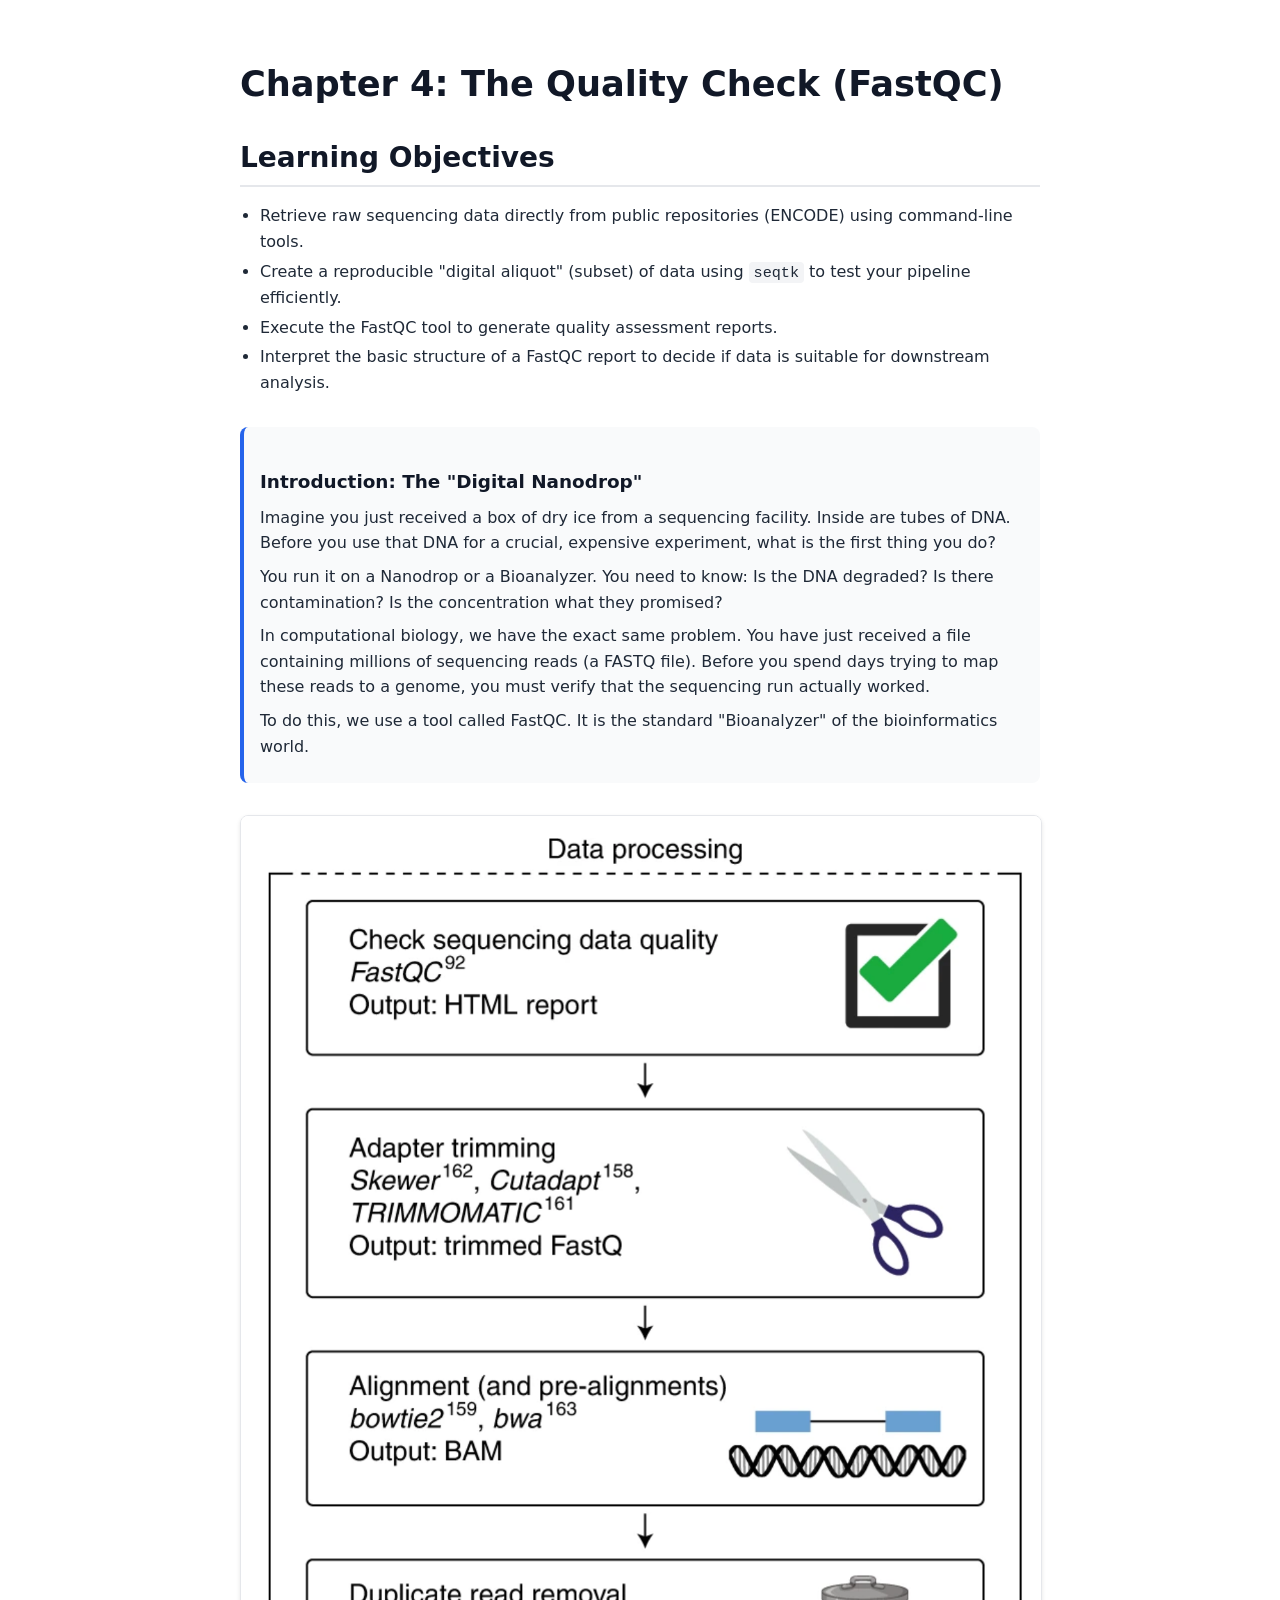
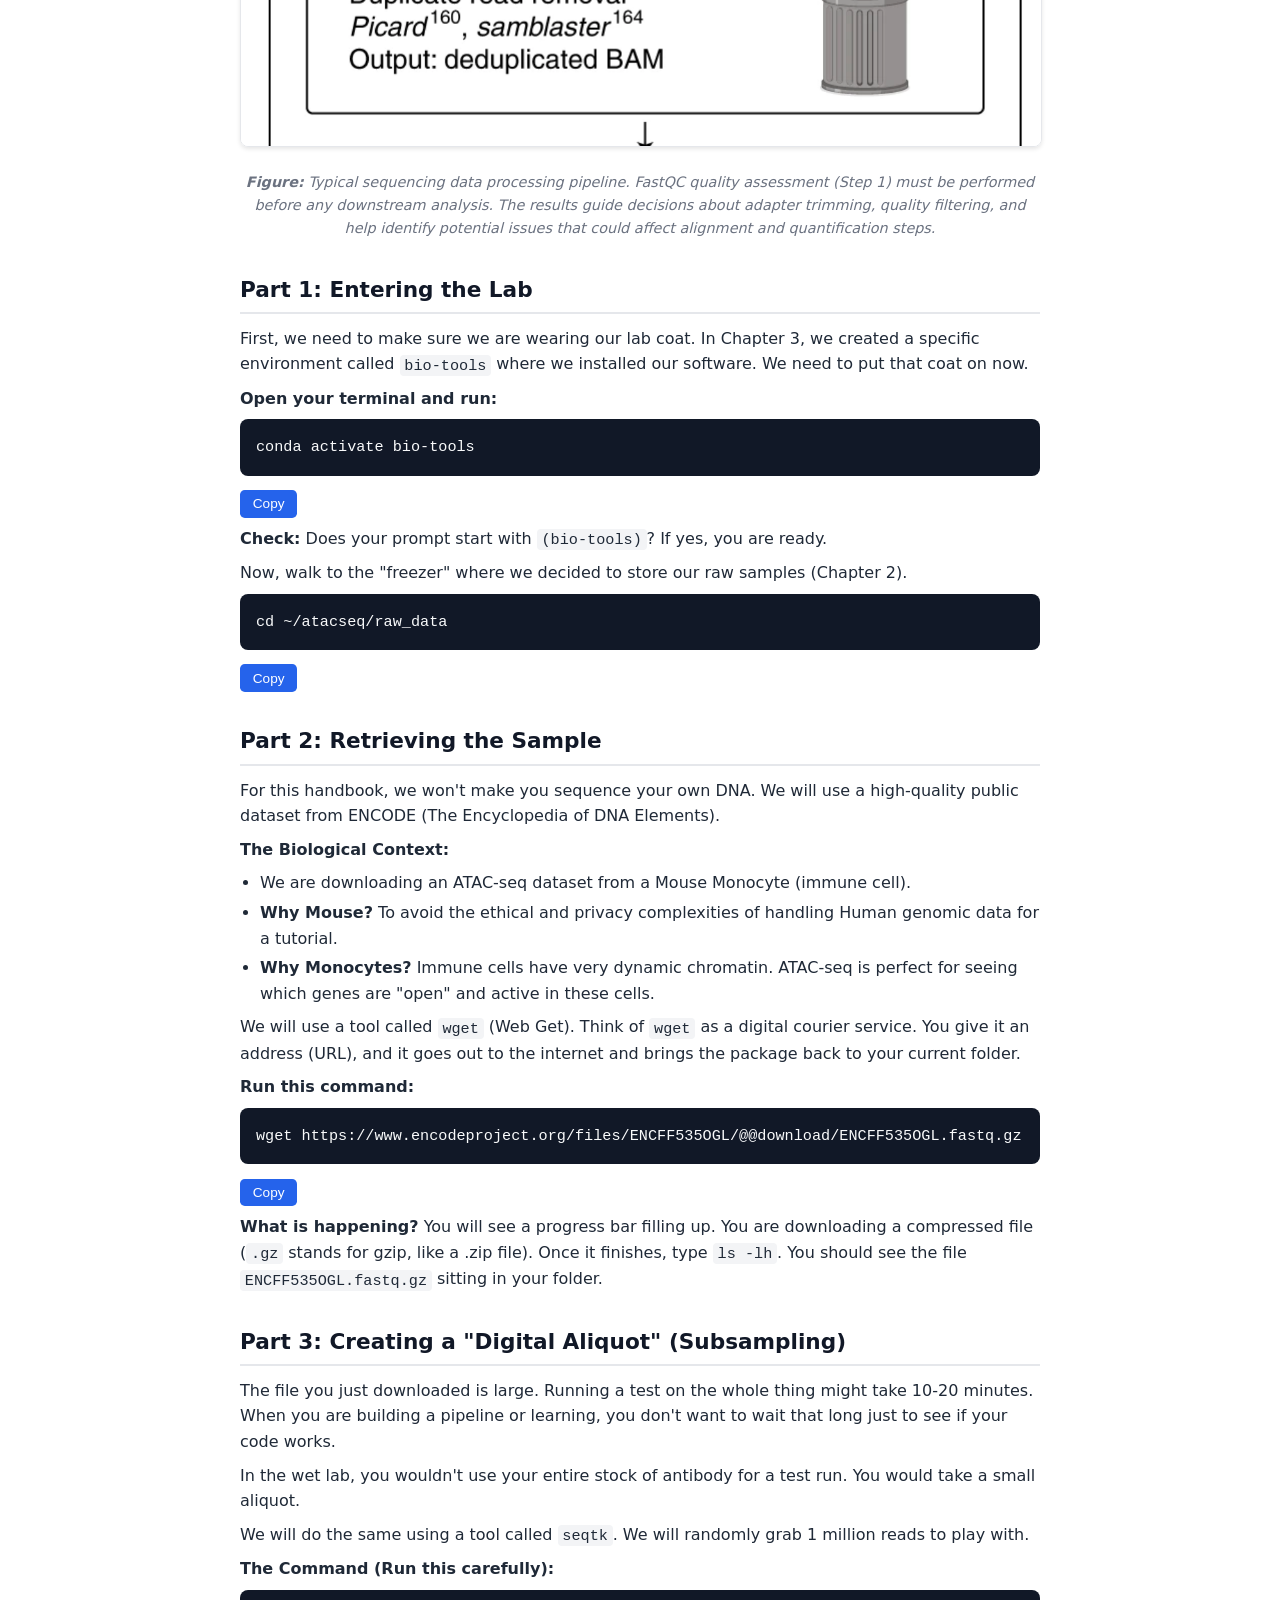
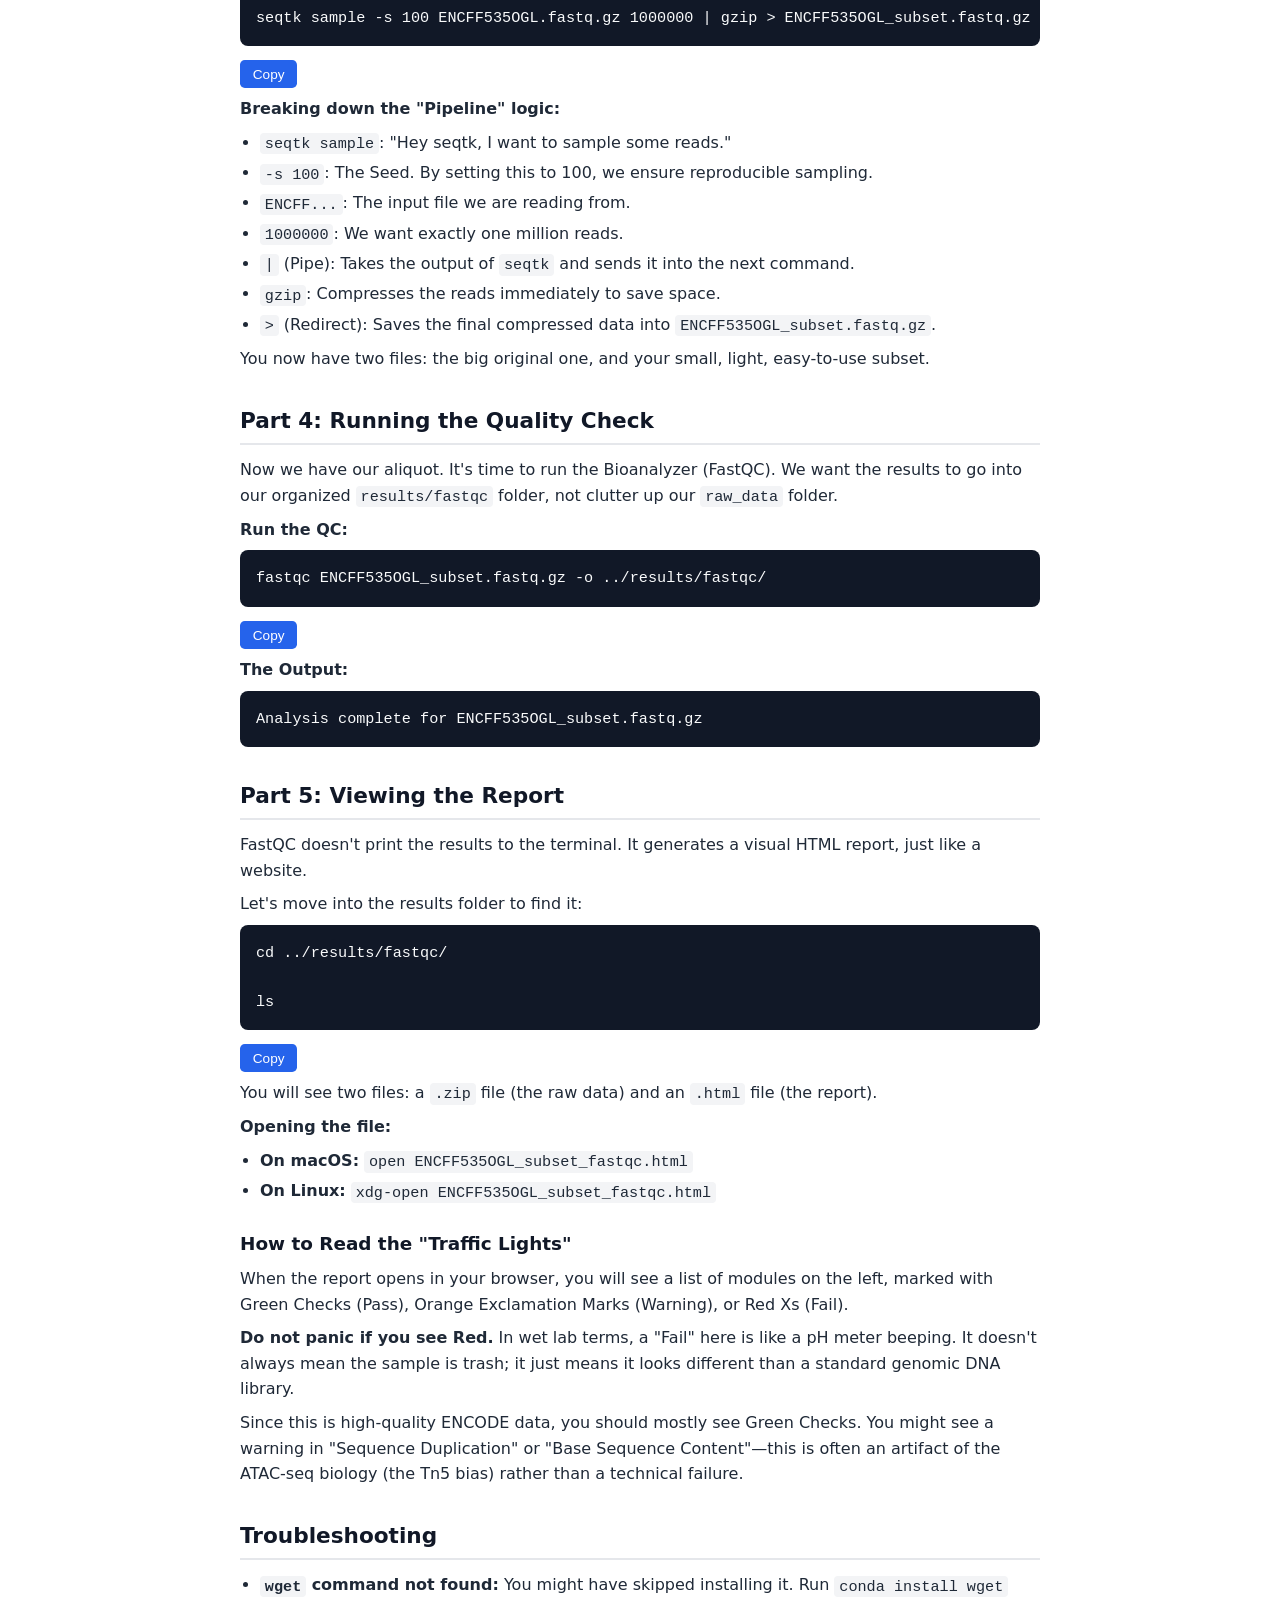
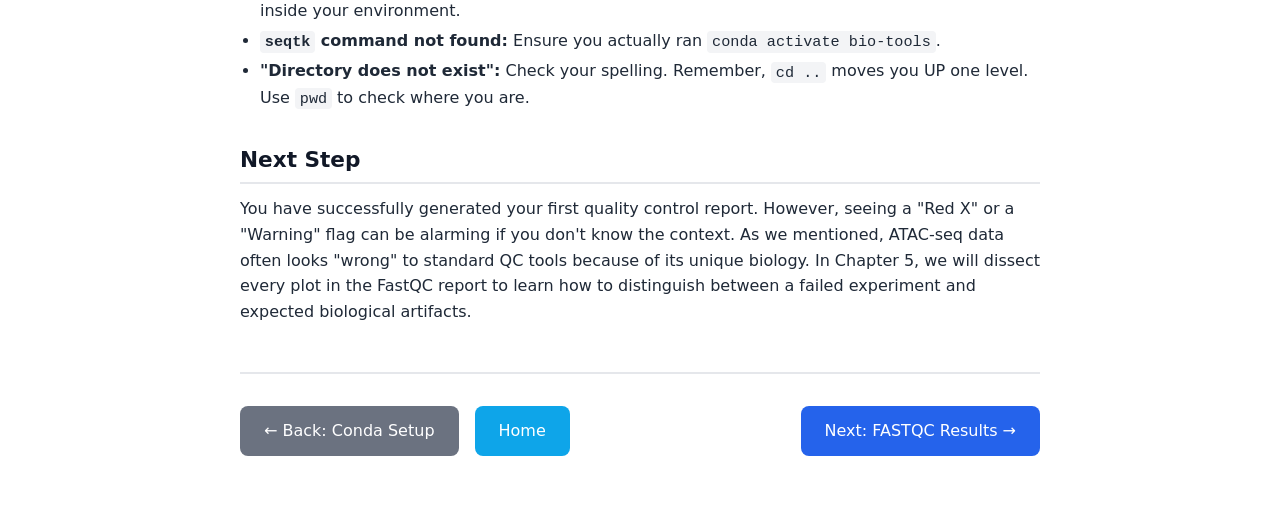
<file: chapters/fastqc.html>
<!DOCTYPE html>
<html lang="en">
<head>
  <meta charset="UTF-8"/>
  <meta name="viewport" content="width=device-width, initial-scale=1" />
  <title>Chapter 4: The Quality Check (FastQC)</title>
  <link rel="stylesheet" href="../assets/chapter.css" />
</head>
<body>
  <div class="content">
    <h1>Chapter 4: The Quality Check (FastQC)</h1>

    <h2 class="learning-objectives">Learning Objectives</h2>
    <ul>
      <li>Retrieve raw sequencing data directly from public repositories (ENCODE) using command-line tools.</li>
      <li>Create a reproducible "digital aliquot" (subset) of data using <code>seqtk</code> to test your pipeline efficiently.</li>
      <li>Execute the FastQC tool to generate quality assessment reports.</li>
      <li>Interpret the basic structure of a FastQC report to decide if data is suitable for downstream analysis.</li>
    </ul>

    <div class="workflow-section">
      <h3>Introduction: The "Digital Nanodrop"</h3>
      <p>Imagine you just received a box of dry ice from a sequencing facility. Inside are tubes of DNA. Before you use that DNA for a crucial, expensive experiment, what is the first thing you do?</p>
      <p>You run it on a Nanodrop or a Bioanalyzer. You need to know: Is the DNA degraded? Is there contamination? Is the concentration what they promised?</p>
      <p>In computational biology, we have the exact same problem. You have just received a file containing millions of sequencing reads (a FASTQ file). Before you spend days trying to map these reads to a genome, you must verify that the sequencing run actually worked.</p>
      <p>To do this, we use a tool called FastQC. It is the standard "Bioanalyzer" of the bioinformatics world.</p>
    </div>

    <img src="../assets/images/flowchart.png" alt="Data processing pipeline flowchart showing FastQC as the first step, followed by adapter trimming, alignment, and duplicate removal">
    <p class="figure-caption">
      <strong>Figure:</strong> Typical sequencing data processing pipeline. FastQC quality assessment (Step 1) must be performed before any downstream analysis. The results guide decisions about adapter trimming, quality filtering, and help identify potential issues that could affect alignment and quantification steps.
    </p>

    <h2>Part 1: Entering the Lab</h2>
    <p>First, we need to make sure we are wearing our lab coat. In Chapter 3, we created a specific environment called <code>bio-tools</code> where we installed our software. We need to put that coat on now.</p>
    <p><strong>Open your terminal and run:</strong></p>
    <pre id="cmd-activate">conda activate bio-tools</pre>
    <button class="copy" onclick="copyText('cmd-activate')">Copy</button>
    <p><strong>Check:</strong> Does your prompt start with <code>(bio-tools)</code>? If yes, you are ready.</p>
    <p>Now, walk to the "freezer" where we decided to store our raw samples (Chapter 2).</p>
    <pre id="cmd-cd">cd ~/atacseq/raw_data</pre>
    <button class="copy" onclick="copyText('cmd-cd')">Copy</button>

    <h2>Part 2: Retrieving the Sample</h2>
    <p>For this handbook, we won't make you sequence your own DNA. We will use a high-quality public dataset from ENCODE (The Encyclopedia of DNA Elements).</p>
    <p><strong>The Biological Context:</strong></p>
    <ul>
      <li>We are downloading an ATAC-seq dataset from a Mouse Monocyte (immune cell).</li>
      <li><strong>Why Mouse?</strong> To avoid the ethical and privacy complexities of handling Human genomic data for a tutorial.</li>
      <li><strong>Why Monocytes?</strong> Immune cells have very dynamic chromatin. ATAC-seq is perfect for seeing which genes are "open" and active in these cells.</li>
    </ul>
    <p>We will use a tool called <code>wget</code> (Web Get). Think of <code>wget</code> as a digital courier service. You give it an address (URL), and it goes out to the internet and brings the package back to your current folder.</p>
    <p><strong>Run this command:</strong></p>
    <pre id="cmd-wget">wget https://www.encodeproject.org/files/ENCFF535OGL/@@download/ENCFF535OGL.fastq.gz</pre>
    <button class="copy" onclick="copyText('cmd-wget')">Copy</button>
    <p><strong>What is happening?</strong> You will see a progress bar filling up. You are downloading a compressed file (<code>.gz</code> stands for gzip, like a .zip file). Once it finishes, type <code>ls -lh</code>. You should see the file <code>ENCFF535OGL.fastq.gz</code> sitting in your folder.</p>

    <h2>Part 3: Creating a "Digital Aliquot" (Subsampling)</h2>
    <p>The file you just downloaded is large. Running a test on the whole thing might take 10-20 minutes. When you are building a pipeline or learning, you don't want to wait that long just to see if your code works.</p>
    <p>In the wet lab, you wouldn't use your entire stock of antibody for a test run. You would take a small aliquot.</p>
    <p>We will do the same using a tool called <code>seqtk</code>. We will randomly grab 1 million reads to play with.</p>
    <p><strong>The Command (Run this carefully):</strong></p>
    <pre id="cmd-seqtk">seqtk sample -s 100 ENCFF535OGL.fastq.gz 1000000 | gzip > ENCFF535OGL_subset.fastq.gz</pre>
    <button class="copy" onclick="copyText('cmd-seqtk')">Copy</button>
    <p><strong>Breaking down the "Pipeline" logic:</strong></p>
    <ul>
      <li><code>seqtk sample</code>: "Hey seqtk, I want to sample some reads."</li>
      <li><code>-s 100</code>: The Seed. By setting this to 100, we ensure reproducible sampling.</li>
      <li><code>ENCFF...</code>: The input file we are reading from.</li>
      <li><code>1000000</code>: We want exactly one million reads.</li>
      <li><code>|</code> (Pipe): Takes the output of <code>seqtk</code> and sends it into the next command.</li>
      <li><code>gzip</code>: Compresses the reads immediately to save space.</li>
      <li><code>&gt;</code> (Redirect): Saves the final compressed data into <code>ENCFF535OGL_subset.fastq.gz</code>.</li>
    </ul>
    <p>You now have two files: the big original one, and your small, light, easy-to-use subset.</p>

    <h2>Part 4: Running the Quality Check</h2>
    <p>Now we have our aliquot. It's time to run the Bioanalyzer (FastQC). We want the results to go into our organized <code>results/fastqc</code> folder, not clutter up our <code>raw_data</code> folder.</p>
    <p><strong>Run the QC:</strong></p>
    <pre id="cmd-fastqc">fastqc ENCFF535OGL_subset.fastq.gz -o ../results/fastqc/</pre>
    <button class="copy" onclick="copyText('cmd-fastqc')">Copy</button>
    <p><strong>The Output:</strong></p>
    <pre>Analysis complete for ENCFF535OGL_subset.fastq.gz</pre>

    <h2>Part 5: Viewing the Report</h2>
    <p>FastQC doesn't print the results to the terminal. It generates a visual HTML report, just like a website.</p>
    <p>Let's move into the results folder to find it:</p>
    <pre id="cmd-results">cd ../results/fastqc/

ls</pre>
    <button class="copy" onclick="copyText('cmd-results')">Copy</button>
    <p>You will see two files: a <code>.zip</code> file (the raw data) and an <code>.html</code> file (the report).</p>
    <p><strong>Opening the file:</strong></p>
    <ul>
      <li><strong>On macOS:</strong> <code>open ENCFF535OGL_subset_fastqc.html</code></li>
      <li><strong>On Linux:</strong> <code>xdg-open ENCFF535OGL_subset_fastqc.html</code></li>
    </ul>

    <h3>How to Read the "Traffic Lights"</h3>
    <p>When the report opens in your browser, you will see a list of modules on the left, marked with Green Checks (Pass), Orange Exclamation Marks (Warning), or Red Xs (Fail).</p>
    <p><strong>Do not panic if you see Red.</strong> In wet lab terms, a "Fail" here is like a pH meter beeping. It doesn't always mean the sample is trash; it just means it looks different than a standard genomic DNA library.</p>
    <p>Since this is high-quality ENCODE data, you should mostly see Green Checks. You might see a warning in "Sequence Duplication" or "Base Sequence Content"—this is often an artifact of the ATAC-seq biology (the Tn5 bias) rather than a technical failure.</p>

    <h2>Troubleshooting</h2>
    <ul>
      <li><strong><code>wget</code> command not found:</strong> You might have skipped installing it. Run <code>conda install wget</code> inside your environment.</li>
      <li><strong><code>seqtk</code> command not found:</strong> Ensure you actually ran <code>conda activate bio-tools</code>.</li>
      <li><strong>"Directory does not exist":</strong> Check your spelling. Remember, <code>cd ..</code> moves you UP one level. Use <code>pwd</code> to check where you are.</li>
    </ul>

    <h2>Next Step</h2>
    <p>You have successfully generated your first quality control report. However, seeing a "Red X" or a "Warning" flag can be alarming if you don't know the context. As we mentioned, ATAC-seq data often looks "wrong" to standard QC tools because of its unique biology.

        In Chapter 5, we will dissect every plot in the FastQC report to learn how to distinguish between a failed experiment and expected biological artifacts. </p>

    <div class="chapter-nav">
      <a href="install.html" class="nav-button back">← Back: Conda Setup</a>
      <a href="../index.html" class="nav-button home">Home</a>
      <a href="fastqc-results.html" class="nav-button next">Next: FASTQC Results →</a>
    </div>
  </div>

  <script>
    function copyText(id){
      const text = document.getElementById(id).innerText;
      navigator.clipboard.writeText(text)
        .then(()=>{ alert('Copied to clipboard'); })
        .catch(()=>{ alert('Copy failed — please copy manually.'); });
    }
  </script>
</body>
</html>
</file>
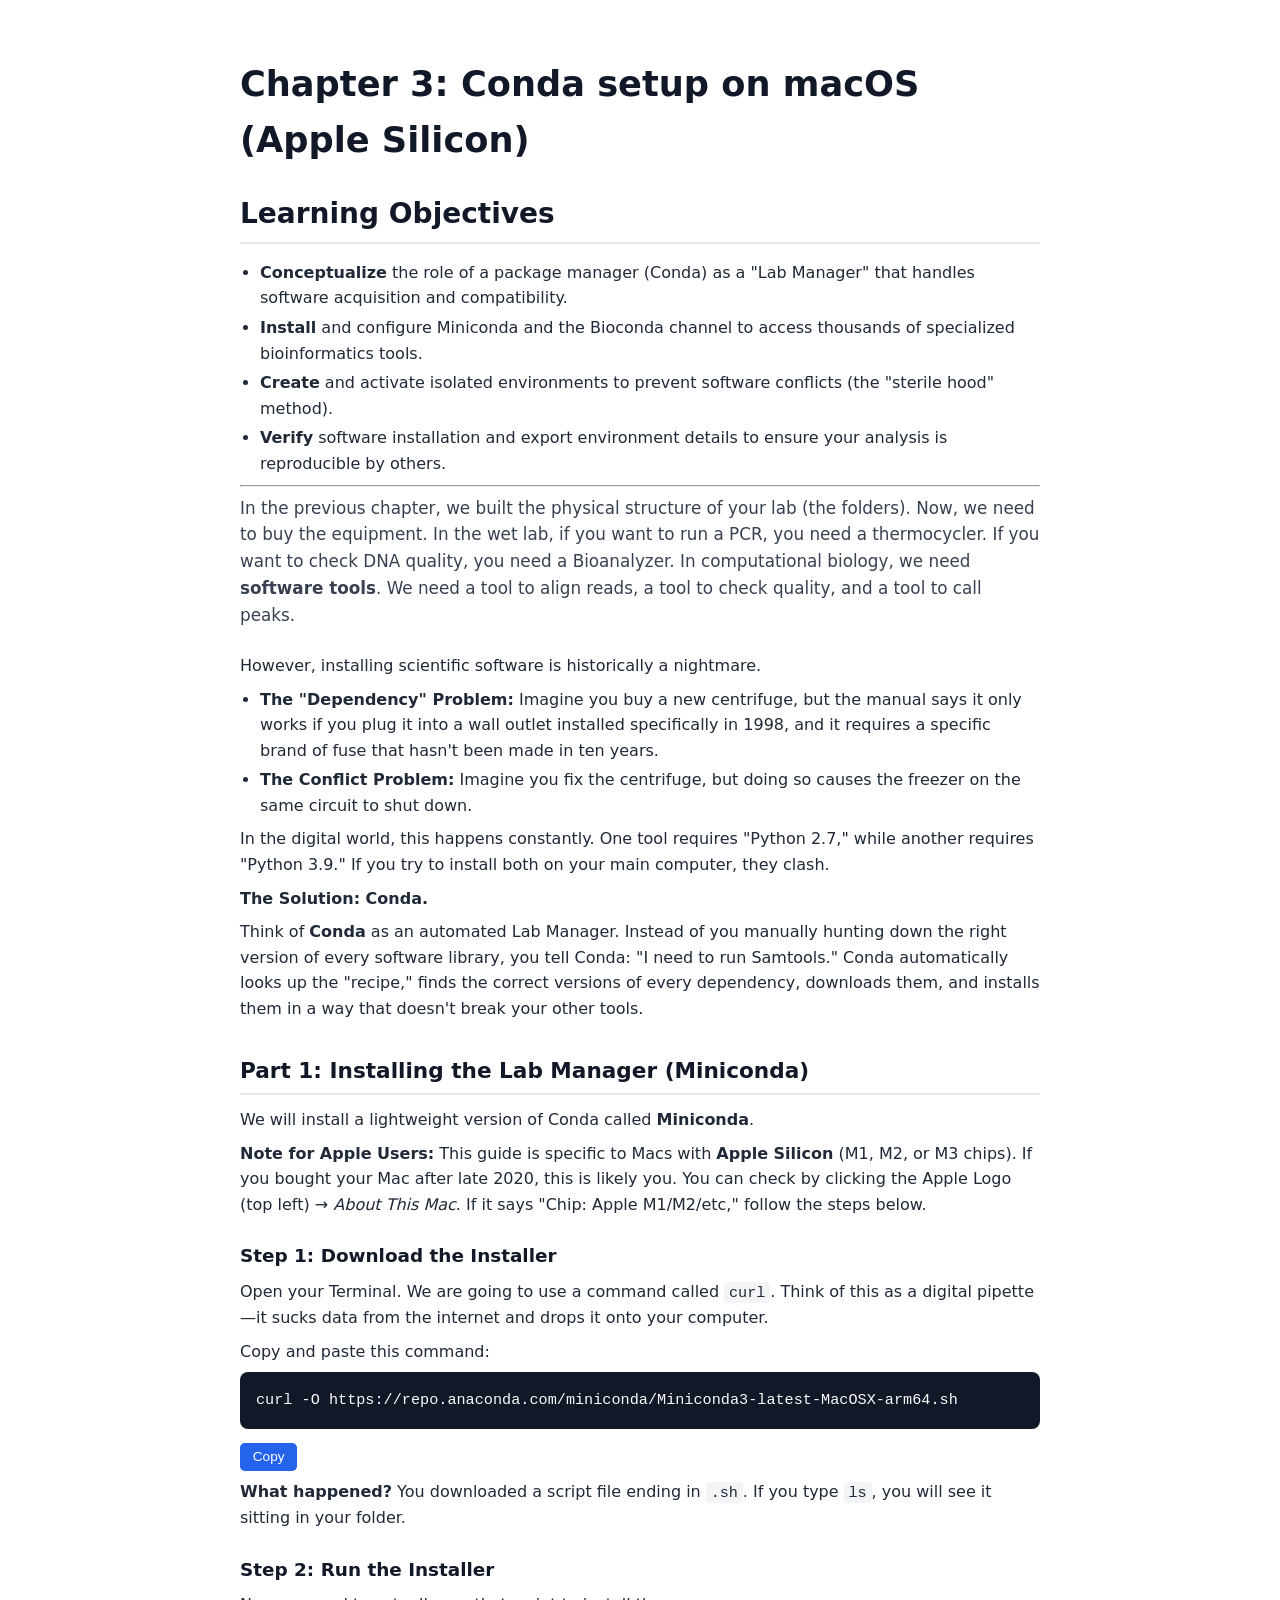
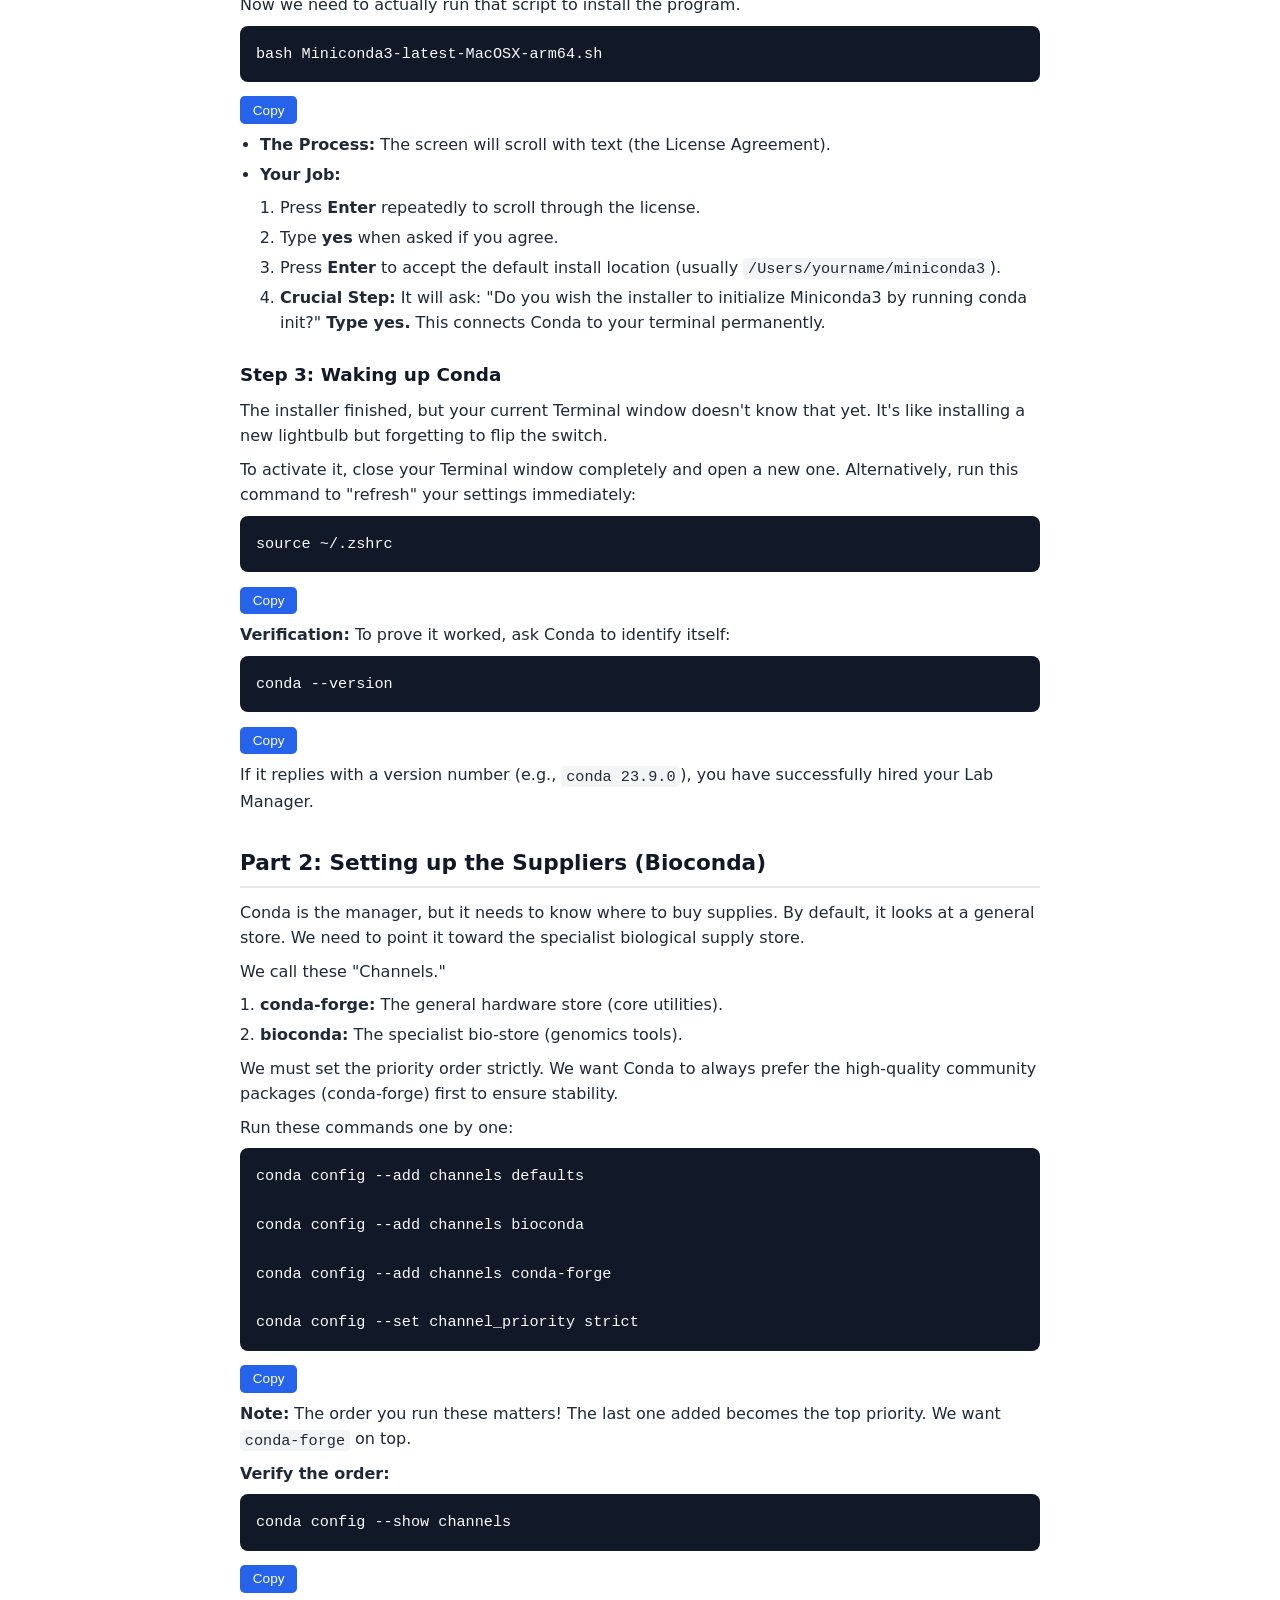
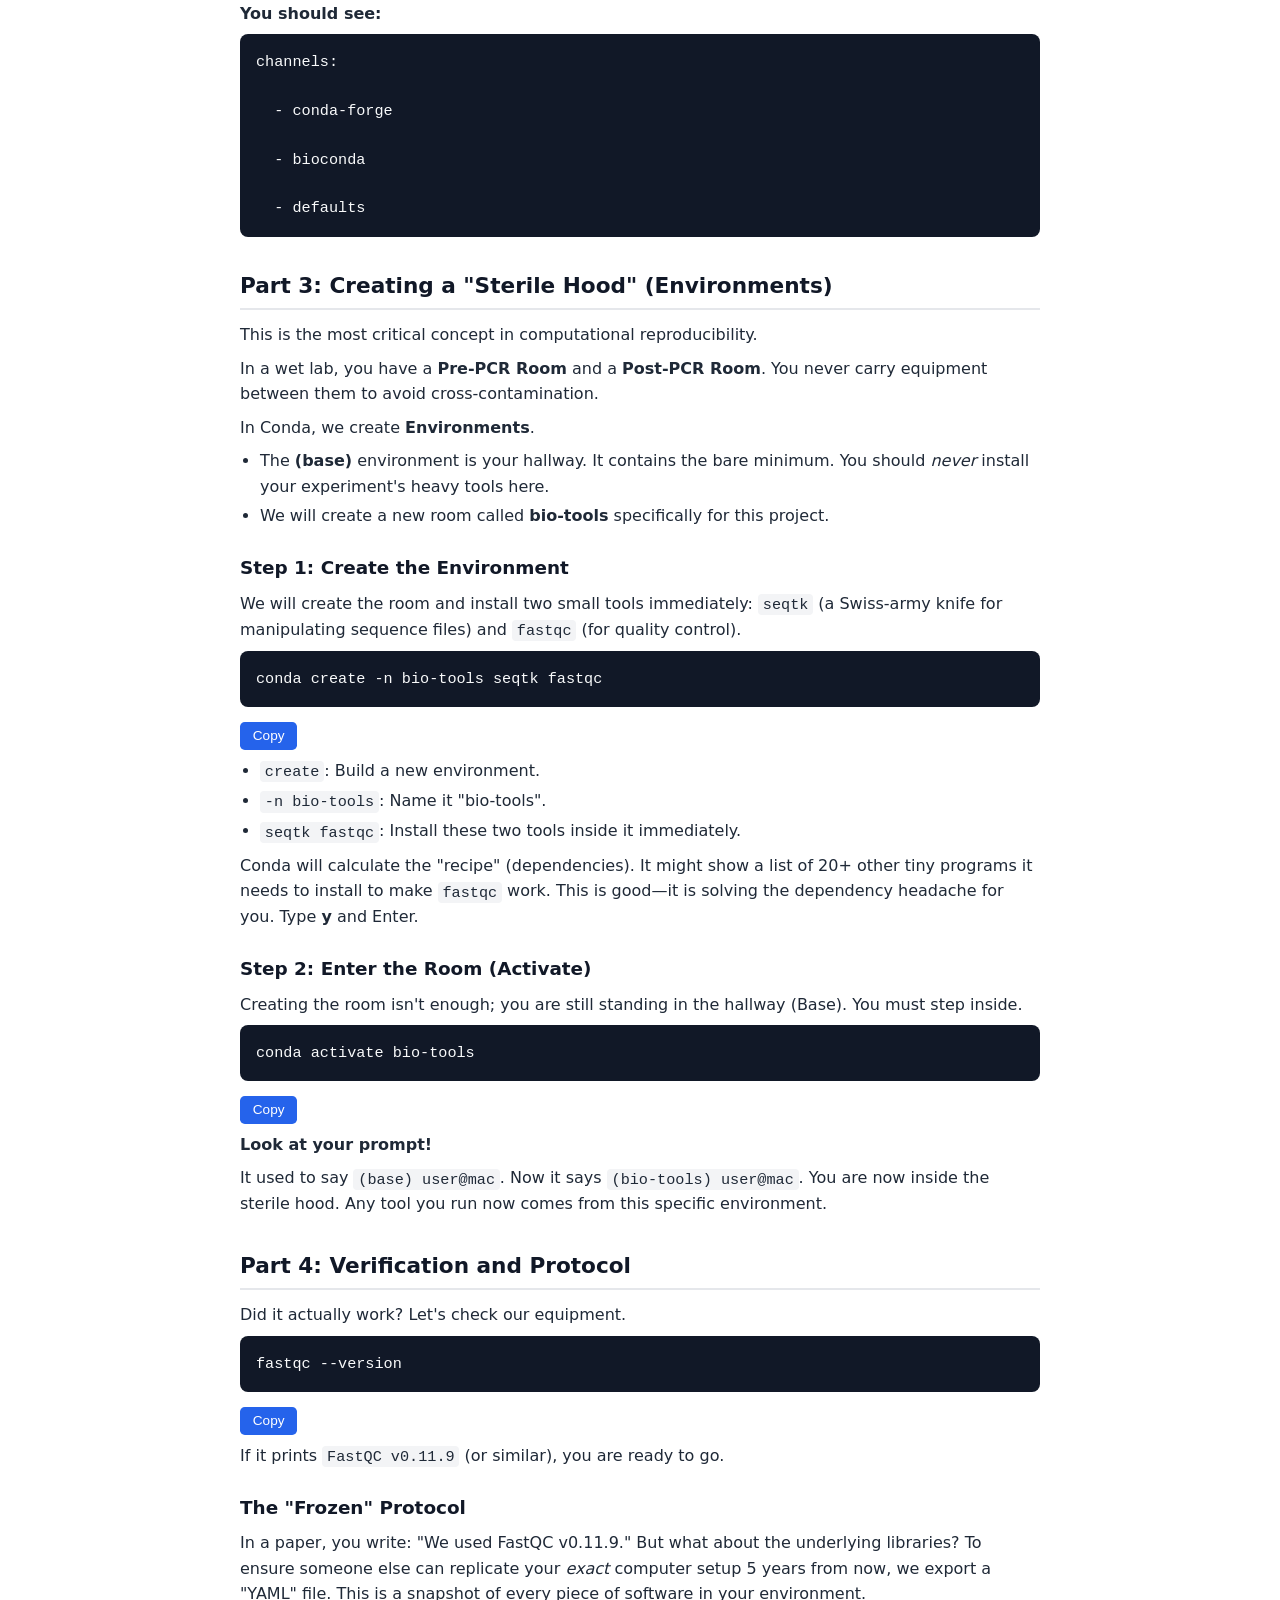
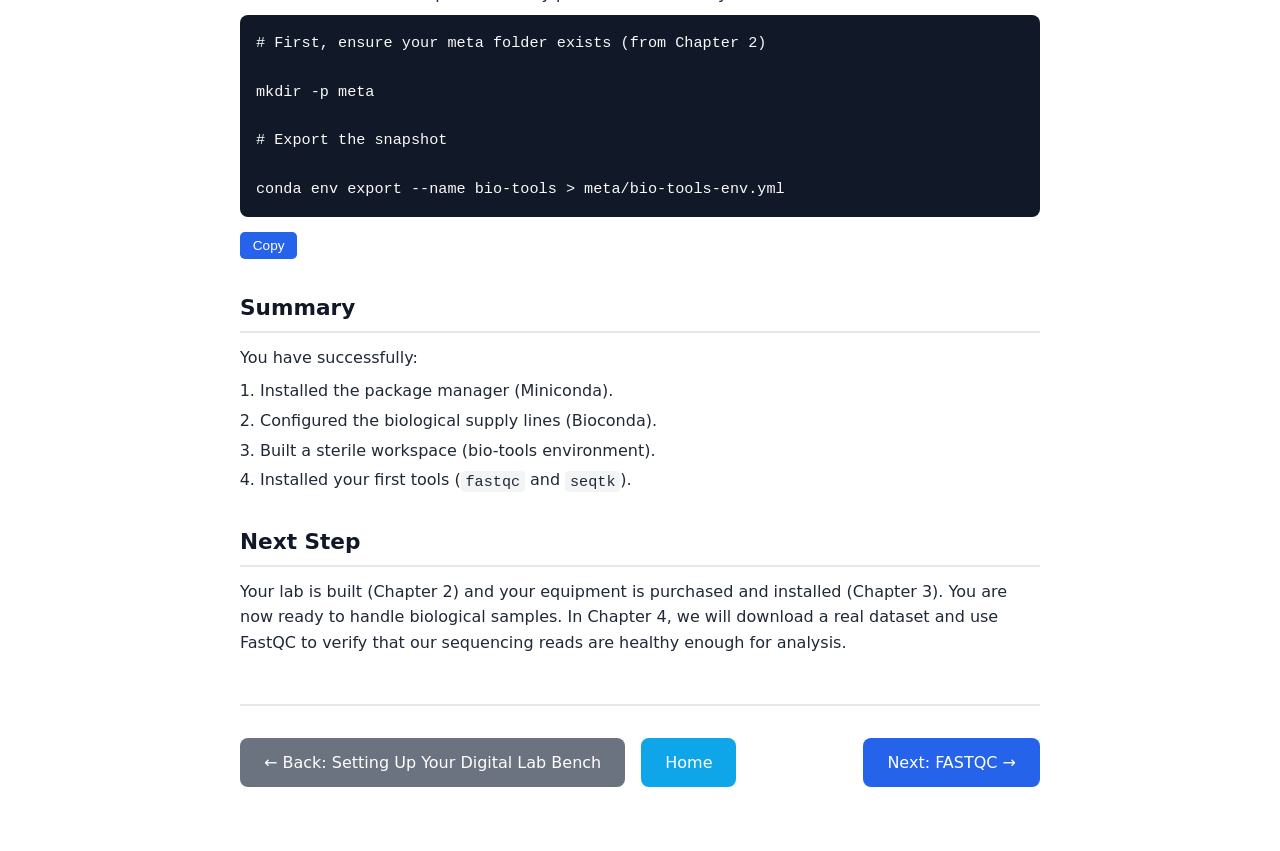
<file: chapters/install.html>
<!DOCTYPE html>
<html lang="en">
<head>
  <meta charset="UTF-8"/>
  <meta name="viewport" content="width=device-width, initial-scale=1" />
  <title>Chapter 3: Stocking the Shelves (Software Setup)</title>
  <link rel="stylesheet" href="../assets/chapter.css" />
</head>
<body>
  <div class="content">
    <h1>Chapter 3: Conda setup on macOS (Apple Silicon)</h1>
    <h2 class="learning-objectives">Learning Objectives</h2>
    <ul>
      <li><strong>Conceptualize</strong> the role of a package manager (Conda) as a "Lab Manager" that handles software acquisition and compatibility.</li>
      <li><strong>Install</strong> and configure Miniconda and the Bioconda channel to access thousands of specialized bioinformatics tools.</li>
      <li><strong>Create</strong> and activate isolated environments to prevent software conflicts (the "sterile hood" method).</li>
      <li><strong>Verify</strong> software installation and export environment details to ensure your analysis is reproducible by others.</li>
    </ul>
    <hr>

    <p class="lead">
      In the previous chapter, we built the physical structure of your lab (the folders). Now, we need to buy the equipment. In the wet lab, if you want to run a PCR, you need a thermocycler. If you want to check DNA quality, you need a Bioanalyzer. In computational biology, we need <strong>software tools</strong>. We need a tool to align reads, a tool to check quality, and a tool to call peaks.
    </p>
    <p>However, installing scientific software is historically a nightmare.</p>
    <ul>
      <li><strong>The "Dependency" Problem:</strong> Imagine you buy a new centrifuge, but the manual says it only works if you plug it into a wall outlet installed specifically in 1998, and it requires a specific brand of fuse that hasn't been made in ten years.</li>
      <li><strong>The Conflict Problem:</strong> Imagine you fix the centrifuge, but doing so causes the freezer on the same circuit to shut down.</li>
    </ul>
    <p>
      In the digital world, this happens constantly. One tool requires "Python 2.7," while another requires "Python 3.9." If you try to install both on your main computer, they clash.
    </p>
    <p><strong>The Solution: Conda.</strong></p>
    <p>
      Think of <strong>Conda</strong> as an automated Lab Manager. Instead of you manually hunting down the right version of every software library, you tell Conda: "I need to run Samtools." Conda automatically looks up the "recipe," finds the correct versions of every dependency, downloads them, and installs them in a way that doesn't break your other tools.
    </p>

    <h2>Part 1: Installing the Lab Manager (Miniconda)</h2>
    <p>We will install a lightweight version of Conda called <strong>Miniconda</strong>.</p>
    <p><strong>Note for Apple Users:</strong> This guide is specific to Macs with <strong>Apple Silicon</strong> (M1, M2, or M3 chips). If you bought your Mac after late 2020, this is likely you. You can check by clicking the Apple Logo (top left) → <em>About This Mac</em>. If it says "Chip: Apple M1/M2/etc," follow the steps below.</p>

    <h3>Step 1: Download the Installer</h3>
    <p>
      Open your Terminal. We are going to use a command called <code>curl</code>. Think of this as a digital pipette—it sucks data from the internet and drops it onto your computer.
    </p>
    <p>Copy and paste this command:</p>
    <pre id="cmd-curl">curl -O https://repo.anaconda.com/miniconda/Miniconda3-latest-MacOSX-arm64.sh</pre>
    <button class="copy" onclick="copyText('cmd-curl')">Copy</button>
    <p><strong>What happened?</strong> You downloaded a script file ending in <code>.sh</code>. If you type <code>ls</code>, you will see it sitting in your folder.</p>

    <h3>Step 2: Run the Installer</h3>
    <p>Now we need to actually run that script to install the program.</p>
    <pre id="cmd-run">bash Miniconda3-latest-MacOSX-arm64.sh</pre>
    <button class="copy" onclick="copyText('cmd-run')">Copy</button>
    <ul>
      <li><strong>The Process:</strong> The screen will scroll with text (the License Agreement).</li>
      <li><strong>Your Job:</strong>
        <ol>
          <li>Press <strong>Enter</strong> repeatedly to scroll through the license.</li>
          <li>Type <strong>yes</strong> when asked if you agree.</li>
          <li>Press <strong>Enter</strong> to accept the default install location (usually <code>/Users/yourname/miniconda3</code>).</li>
          <li><strong>Crucial Step:</strong> It will ask: "Do you wish the installer to initialize Miniconda3 by running conda init?" <strong>Type yes.</strong> This connects Conda to your terminal permanently.</li>
        </ol>
      </li>
    </ul>

    <h3>Step 3: Waking up Conda</h3>
    <p>
      The installer finished, but your current Terminal window doesn't know that yet. It's like installing a new lightbulb but forgetting to flip the switch.
    </p>
    <p>To activate it, close your Terminal window completely and open a new one. Alternatively, run this command to "refresh" your settings immediately:</p>
    <pre id="cmd-refresh">source ~/.zshrc</pre>
    <button class="copy" onclick="copyText('cmd-refresh')">Copy</button>
    <p><strong>Verification:</strong> To prove it worked, ask Conda to identify itself:</p>
    <pre id="cmd-conda-version">conda --version</pre>
    <button class="copy" onclick="copyText('cmd-conda-version')">Copy</button>
    <p>If it replies with a version number (e.g., <code>conda 23.9.0</code>), you have successfully hired your Lab Manager.</p>

    <h2>Part 2: Setting up the Suppliers (Bioconda)</h2>
    <p>
      Conda is the manager, but it needs to know where to buy supplies. By default, it looks at a general store. We need to point it toward the specialist biological supply store.
    </p>
    <p>We call these "Channels."</p>
    <ol>
      <li><strong>conda-forge:</strong> The general hardware store (core utilities).</li>
      <li><strong>bioconda:</strong> The specialist bio-store (genomics tools).</li>
    </ol>
    <p>
      We must set the priority order strictly. We want Conda to always prefer the high-quality community packages (conda-forge) first to ensure stability.
    </p>
    <p>Run these commands one by one:</p>
    <pre id="cmd-channels">conda config --add channels defaults

conda config --add channels bioconda

conda config --add channels conda-forge

conda config --set channel_priority strict</pre>
    <button class="copy" onclick="copyText('cmd-channels')">Copy</button>
    <p><strong>Note:</strong> The order you run these matters! The last one added becomes the top priority. We want <code>conda-forge</code> on top.</p>
    <p><strong>Verify the order:</strong></p>
    <pre id="cmd-show-channels">conda config --show channels</pre>
    <button class="copy" onclick="copyText('cmd-show-channels')">Copy</button>
    <p><strong>You should see:</strong></p>
    <pre>channels:

  - conda-forge

  - bioconda

  - defaults</pre>

    <h2>Part 3: Creating a "Sterile Hood" (Environments)</h2>
    <p>This is the most critical concept in computational reproducibility.</p>
    <p>
      In a wet lab, you have a <strong>Pre-PCR Room</strong> and a <strong>Post-PCR Room</strong>. You never carry equipment between them to avoid cross-contamination.
    </p>
    <p>In Conda, we create <strong>Environments</strong>.</p>
    <ul>
      <li>The <strong>(base)</strong> environment is your hallway. It contains the bare minimum. You should <em>never</em> install your experiment's heavy tools here.</li>
      <li>We will create a new room called <strong>bio-tools</strong> specifically for this project.</li>
    </ul>

    <h3>Step 1: Create the Environment</h3>
    <p>
      We will create the room and install two small tools immediately: <code>seqtk</code> (a Swiss-army knife for manipulating sequence files) and <code>fastqc</code> (for quality control).
    </p>
    <pre id="cmd-create-env">conda create -n bio-tools seqtk fastqc</pre>
    <button class="copy" onclick="copyText('cmd-create-env')">Copy</button>
    <ul>
      <li><code>create</code>: Build a new environment.</li>
      <li><code>-n bio-tools</code>: Name it "bio-tools".</li>
      <li><code>seqtk fastqc</code>: Install these two tools inside it immediately.</li>
    </ul>
    <p>
      Conda will calculate the "recipe" (dependencies). It might show a list of 20+ other tiny programs it needs to install to make <code>fastqc</code> work. This is good—it is solving the dependency headache for you. Type <strong>y</strong> and Enter.
    </p>

    <h3>Step 2: Enter the Room (Activate)</h3>
    <p>Creating the room isn't enough; you are still standing in the hallway (Base). You must step inside.</p>
    <pre id="cmd-activate">conda activate bio-tools</pre>
    <button class="copy" onclick="copyText('cmd-activate')">Copy</button>
    <p><strong>Look at your prompt!</strong></p>
    <p>
      It used to say <code>(base) user@mac</code>. Now it says <code>(bio-tools) user@mac</code>.
      You are now inside the sterile hood. Any tool you run now comes from this specific environment.
    </p>

    <h2>Part 4: Verification and Protocol</h2>
    <p>Did it actually work? Let's check our equipment.</p>
    <pre id="cmd-fastqc-version">fastqc --version</pre>
    <button class="copy" onclick="copyText('cmd-fastqc-version')">Copy</button>
    <p>If it prints <code>FastQC v0.11.9</code> (or similar), you are ready to go.</p>

    <h3>The "Frozen" Protocol</h3>
    <p>
      In a paper, you write: "We used FastQC v0.11.9." But what about the underlying libraries?
      To ensure someone else can replicate your <em>exact</em> computer setup 5 years from now, we export a "YAML" file. This is a snapshot of every piece of software in your environment.
    </p>
    <pre id="cmd-export"># First, ensure your meta folder exists (from Chapter 2)

mkdir -p meta

# Export the snapshot

conda env export --name bio-tools > meta/bio-tools-env.yml</pre>
    <button class="copy" onclick="copyText('cmd-export')">Copy</button>

    <h2>Summary</h2>
    <p>You have successfully:</p>
    <ol>
      <li>Installed the package manager (Miniconda).</li>
      <li>Configured the biological supply lines (Bioconda).</li>
      <li>Built a sterile workspace (bio-tools environment).</li>
      <li>Installed your first tools (<code>fastqc</code> and <code>seqtk</code>).</li>
    </ol>

    <h2>Next Step</h2>
    <p>
      Your lab is built (Chapter 2) and your equipment is purchased and installed (Chapter 3). You are now ready to handle biological samples. In Chapter 4, we will download a real dataset and use FastQC to verify that our sequencing reads are healthy enough for analysis. 
    </p>

    <div class="chapter-nav">
      <a href="directory.html" class="nav-button back">← Back: Setting Up Your Digital Lab Bench</a>
      <a href="../index.html" class="nav-button home">Home</a>
      <a href="fastqc.html" class="nav-button next">Next: FASTQC →</a>
    </div>
  </div>

  <script>
    function copyText(id){
      const text = document.getElementById(id).innerText;
      navigator.clipboard.writeText(text)
        .then(()=>{ alert('Copied to clipboard'); })
        .catch(()=>{ alert('Copy failed — please copy manually.'); });
    }
  </script>
</file>
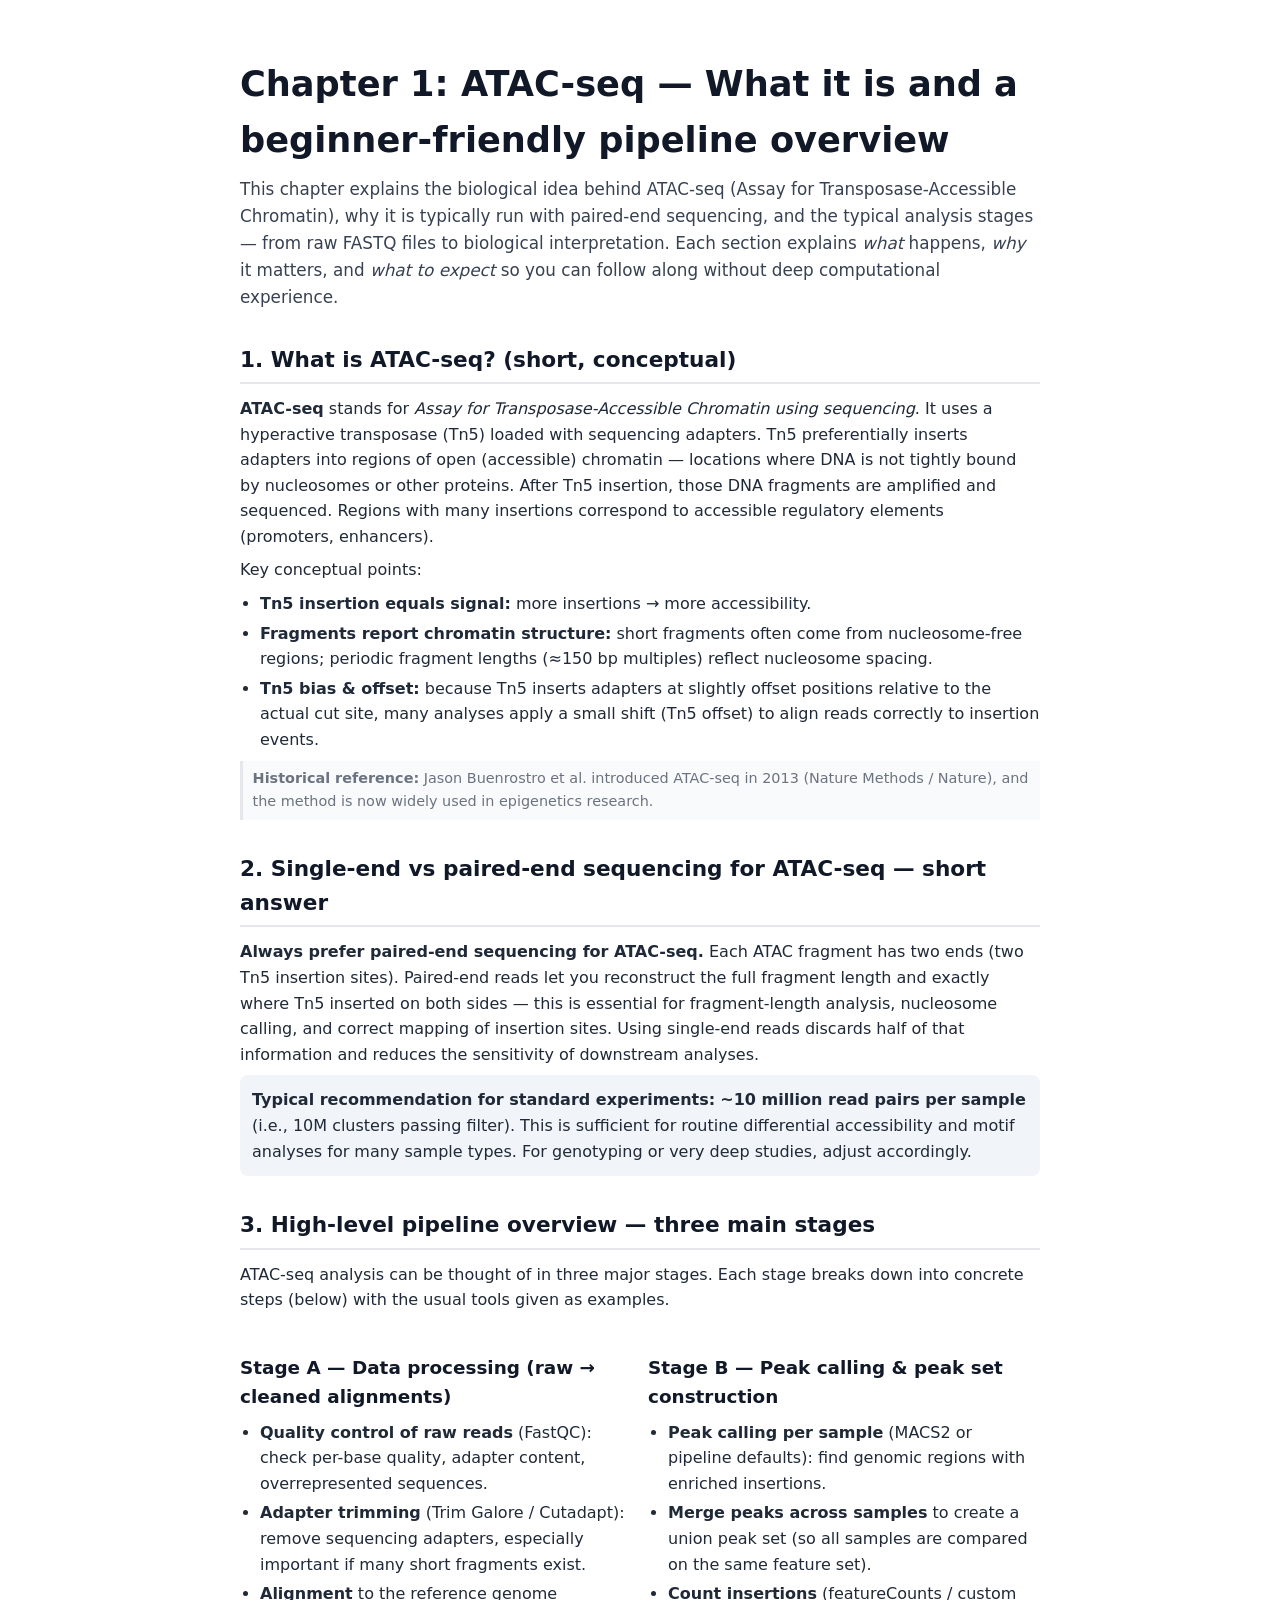
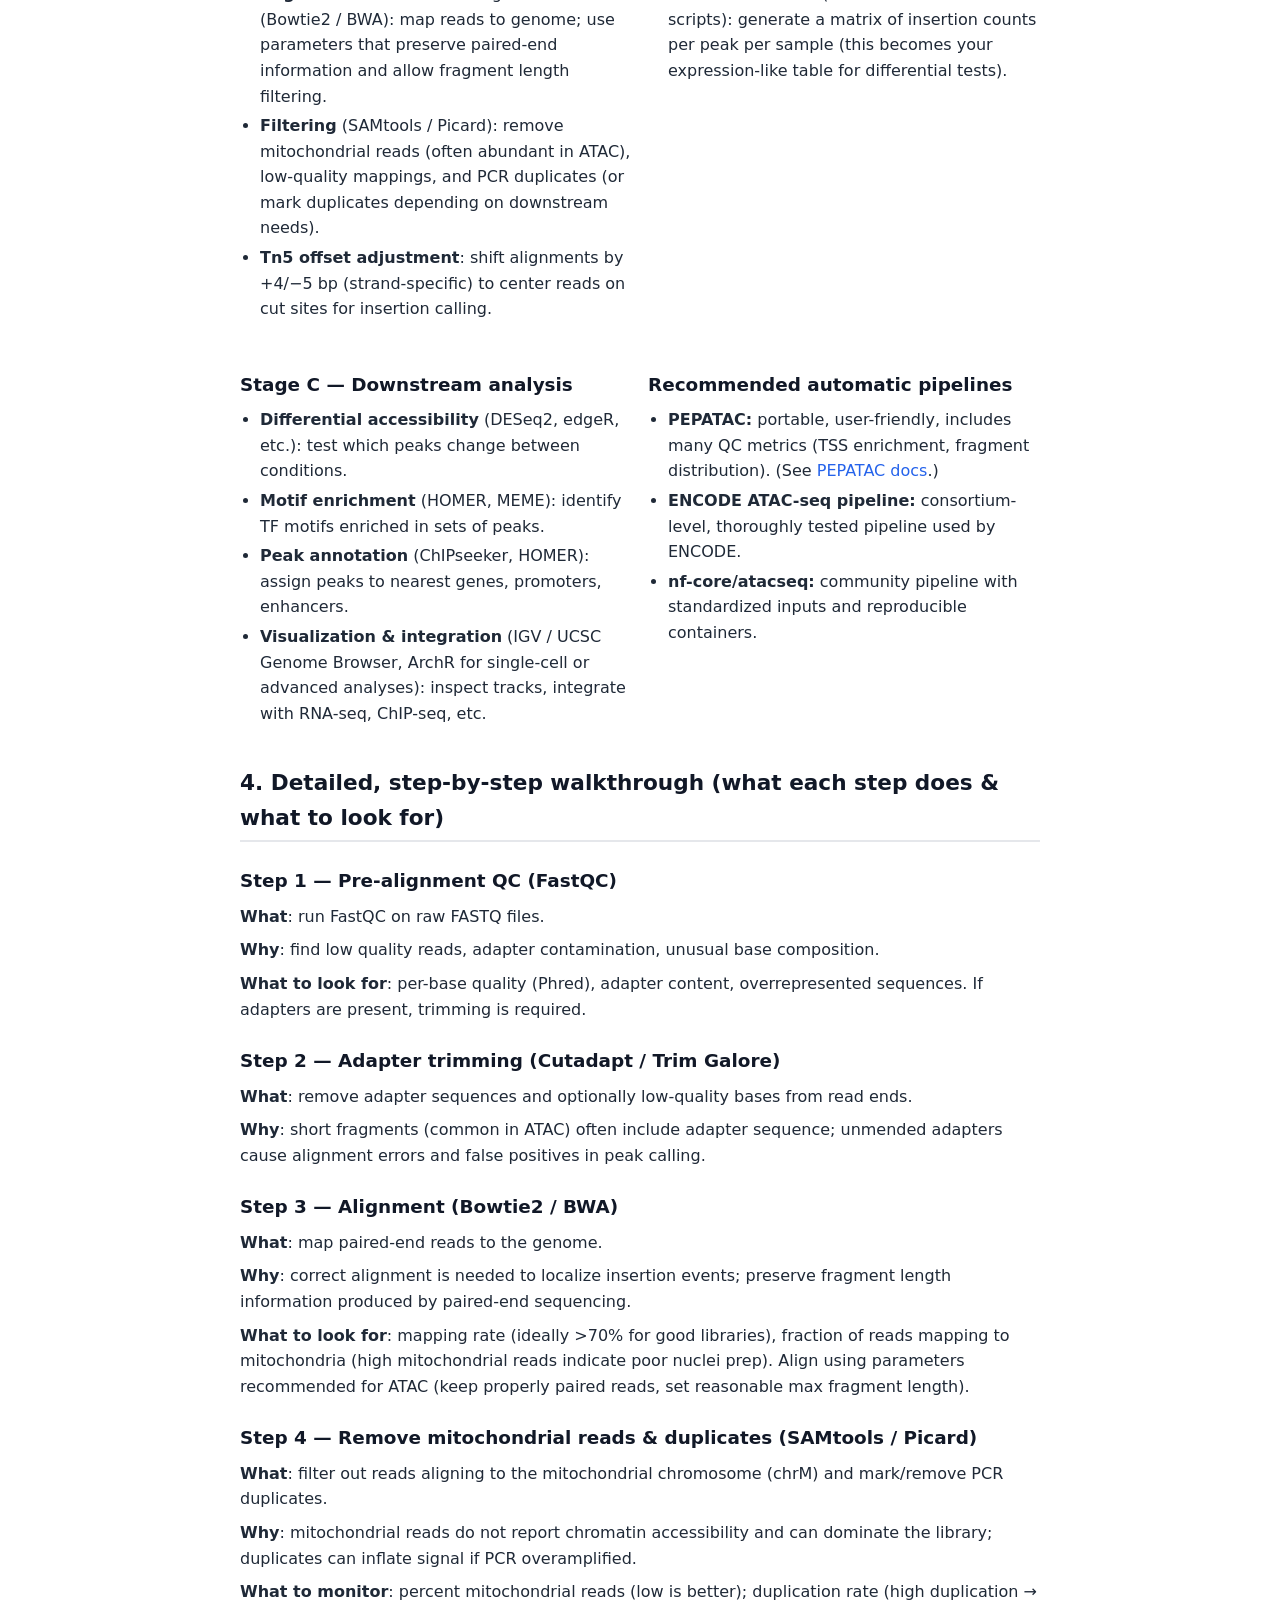
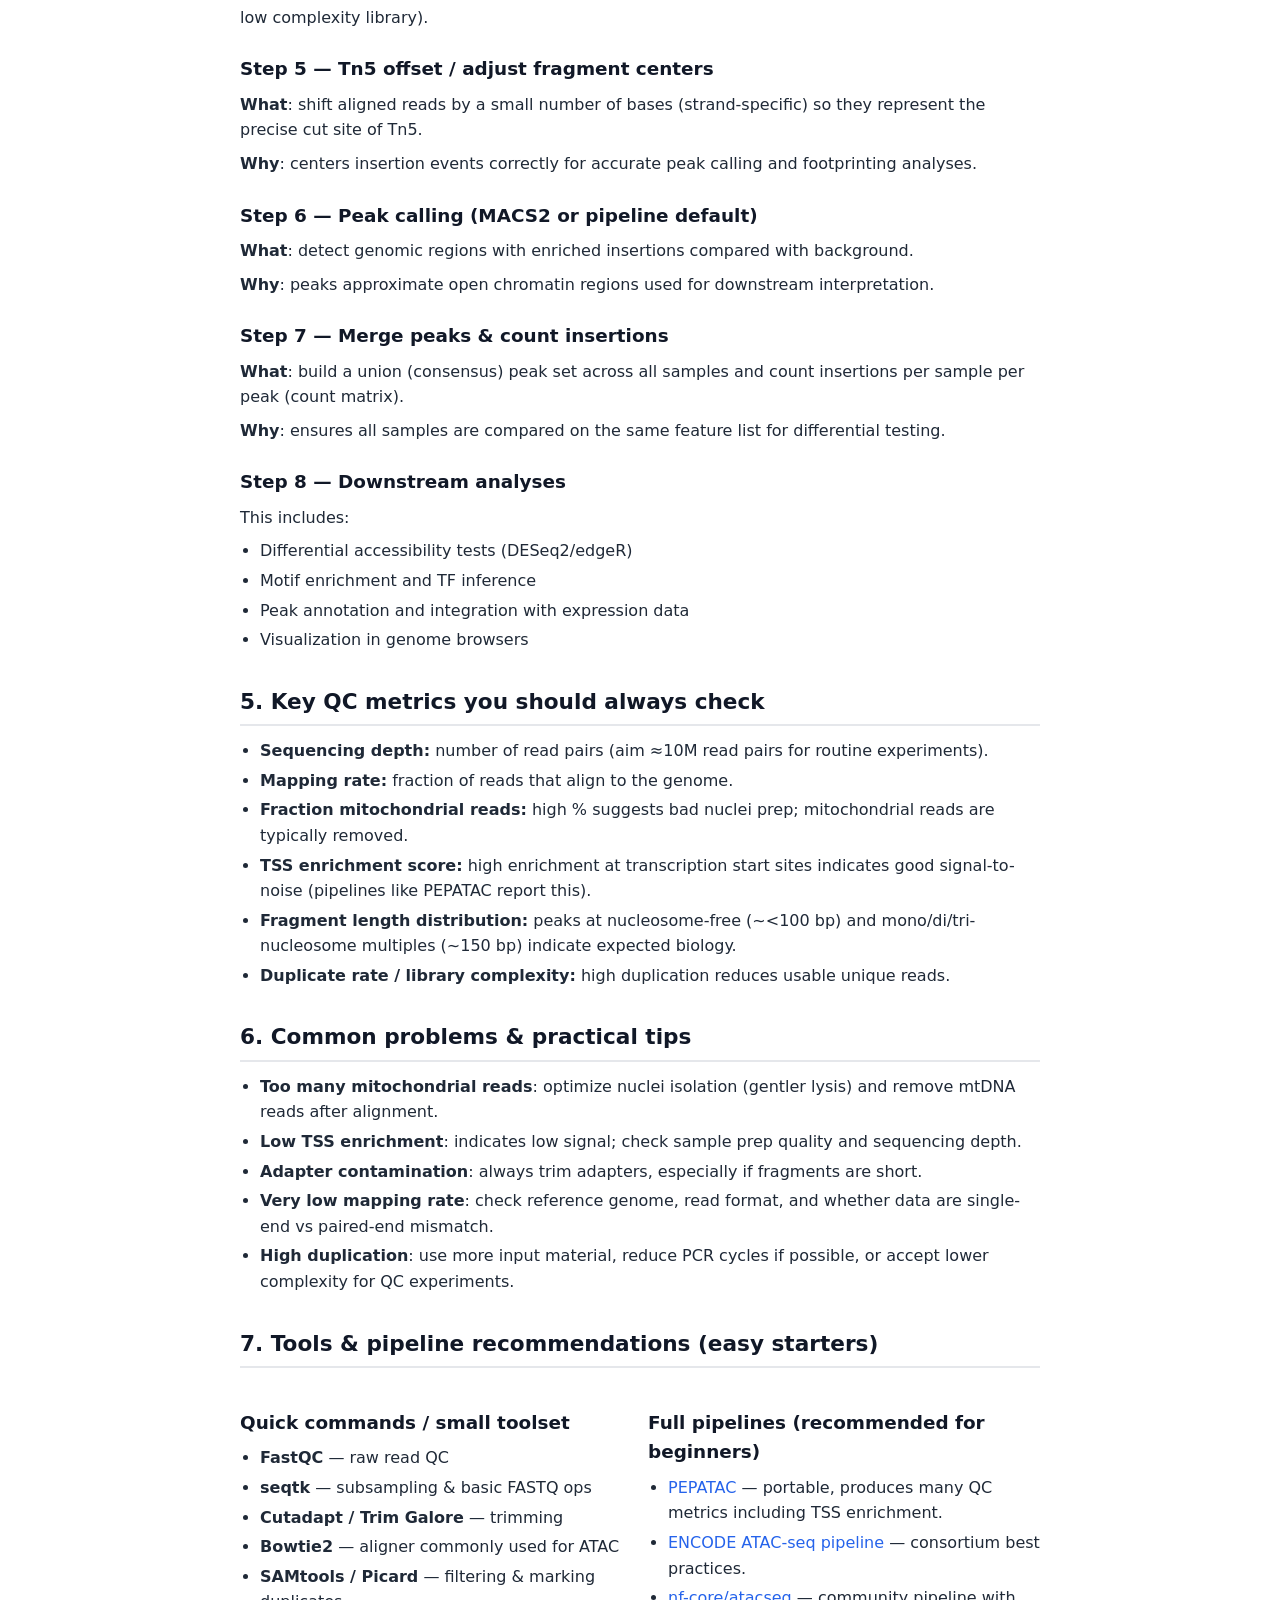
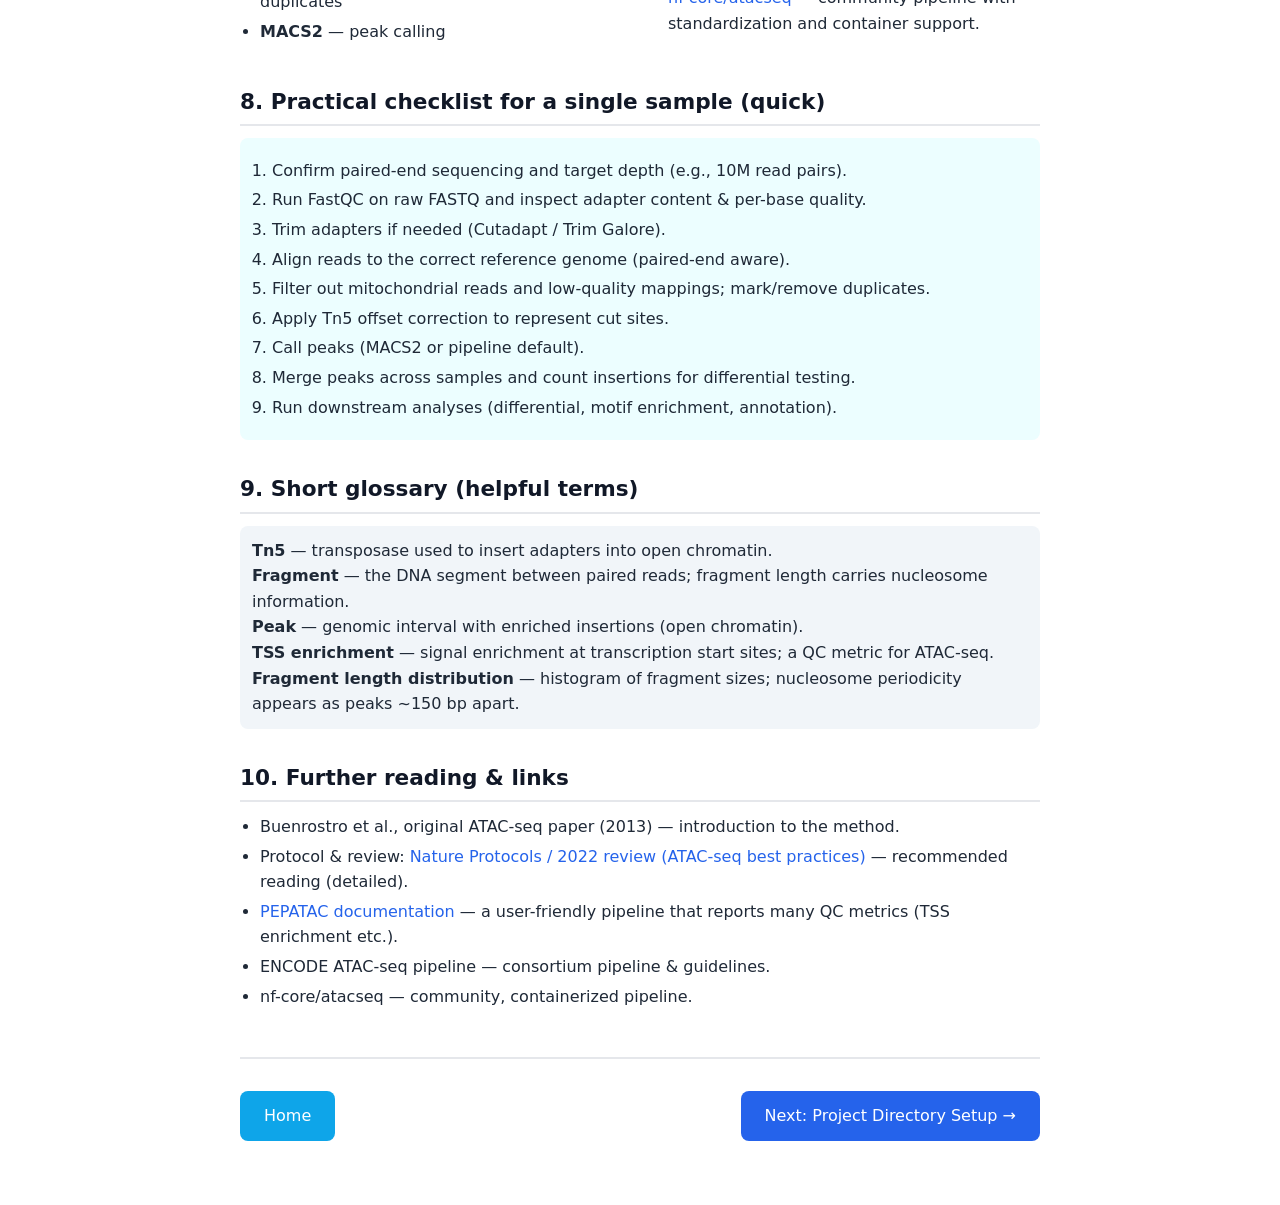
<file: chapters/intro.html>
<!DOCTYPE html>
<html lang="en">
<head>
  <meta charset="UTF-8"/>
  <meta name="viewport" content="width=device-width, initial-scale=1" />
  <title>ATAC-seq — Concept & Pipeline Overview</title>
  <link rel="stylesheet" href="../assets/chapter.css" />
</head>
<body>
  <div class="content">
    <h1>Chapter 1: ATAC-seq — What it is and a beginner-friendly pipeline overview</h1>
    <p class="lead">
      This chapter explains the biological idea behind ATAC-seq (Assay for Transposase-Accessible Chromatin), why it is typically run with paired-end sequencing, and the typical analysis stages — from raw FASTQ files to biological interpretation. Each section explains <em>what</em> happens, <em>why</em> it matters, and <em>what to expect</em> so you can follow along without deep computational experience.
    </p>

    <h2 id="what-is">1. What is ATAC-seq? (short, conceptual)</h2>
    <p>
      <strong>ATAC-seq</strong> stands for <em>Assay for Transposase-Accessible Chromatin using sequencing</em>. It uses a hyperactive transposase (Tn5) loaded with sequencing adapters. Tn5 preferentially inserts adapters into regions of open (accessible) chromatin — locations where DNA is not tightly bound by nucleosomes or other proteins. After Tn5 insertion, those DNA fragments are amplified and sequenced. Regions with many insertions correspond to accessible regulatory elements (promoters, enhancers).
    </p>

    <p>
      Key conceptual points:
    </p>
    <ul>
      <li><strong>Tn5 insertion equals signal:</strong> more insertions → more accessibility.</li>
      <li><strong>Fragments report chromatin structure:</strong> short fragments often come from nucleosome-free regions; periodic fragment lengths (≈150 bp multiples) reflect nucleosome spacing.</li>
      <li><strong>Tn5 bias & offset:</strong> because Tn5 inserts adapters at slightly offset positions relative to the actual cut site, many analyses apply a small shift (Tn5 offset) to align reads correctly to insertion events.</li>
    </ul>

    <div class="note">
      <strong>Historical reference:</strong> Jason Buenrostro et al. introduced ATAC-seq in 2013 (Nature Methods / Nature), and the method is now widely used in epigenetics research.
    </div>

    <h2 id="paired-end">2. Single-end vs paired-end sequencing for ATAC-seq — short answer</h2>
    <p>
      <strong>Always prefer paired-end sequencing for ATAC-seq.</strong> Each ATAC fragment has two ends (two Tn5 insertion sites). Paired-end reads let you reconstruct the full fragment length and exactly where Tn5 inserted on both sides — this is essential for fragment-length analysis, nucleosome calling, and correct mapping of insertion sites. Using single-end reads discards half of that information and reduces the sensitivity of downstream analyses.
    </p>

    <div class="gloss">
      <strong>Typical recommendation for standard experiments:</strong> <strong>~10 million read pairs per sample</strong> (i.e., 10M clusters passing filter). This is sufficient for routine differential accessibility and motif analyses for many sample types. For genotyping or very deep studies, adjust accordingly.
    </div>

    <h2 id="pipeline-overview">3. High-level pipeline overview — three main stages</h2>
    <p>ATAC-seq analysis can be thought of in three major stages. Each stage breaks down into concrete steps (below) with the usual tools given as examples.</p>

    <div class="two-col">
      <div class="col">
        <h3>Stage A — Data processing (raw → cleaned alignments)</h3>
        <ul>
          <li><strong>Quality control of raw reads</strong> (FastQC): check per-base quality, adapter content, overrepresented sequences.</li>
          <li><strong>Adapter trimming</strong> (Trim Galore / Cutadapt): remove sequencing adapters, especially important if many short fragments exist.</li>
          <li><strong>Alignment</strong> to the reference genome (Bowtie2 / BWA): map reads to genome; use parameters that preserve paired-end information and allow fragment length filtering.</li>
          <li><strong>Filtering</strong> (SAMtools / Picard): remove mitochondrial reads (often abundant in ATAC), low-quality mappings, and PCR duplicates (or mark duplicates depending on downstream needs).</li>
          <li><strong>Tn5 offset adjustment</strong>: shift alignments by +4/−5 bp (strand-specific) to center reads on cut sites for insertion calling.</li>
        </ul>
      </div>

      <div class="col">
        <h3>Stage B — Peak calling & peak set construction</h3>
        <ul>
          <li><strong>Peak calling per sample</strong> (MACS2 or pipeline defaults): find genomic regions with enriched insertions.</li>
          <li><strong>Merge peaks across samples</strong> to create a union peak set (so all samples are compared on the same feature set).</li>
          <li><strong>Count insertions</strong> (featureCounts / custom scripts): generate a matrix of insertion counts per peak per sample (this becomes your expression-like table for differential tests).</li>
        </ul>
      </div>
    </div>

    <div class="two-col">
      <div class="col">
        <h3>Stage C — Downstream analysis</h3>
        <ul>
          <li><strong>Differential accessibility</strong> (DESeq2, edgeR, etc.): test which peaks change between conditions.</li>
          <li><strong>Motif enrichment</strong> (HOMER, MEME): identify TF motifs enriched in sets of peaks.</li>
          <li><strong>Peak annotation</strong> (ChIPseeker, HOMER): assign peaks to nearest genes, promoters, enhancers.</li>
          <li><strong>Visualization & integration</strong> (IGV / UCSC Genome Browser, ArchR for single-cell or advanced analyses): inspect tracks, integrate with RNA-seq, ChIP-seq, etc.</li>
        </ul>
      </div>

      <div class="col">
        <h3>Recommended automatic pipelines</h3>
        <ul>
          <li><strong>PEPATAC:</strong> portable, user-friendly, includes many QC metrics (TSS enrichment, fragment distribution). (See <a href="https://pepatac.databio.org/en/latest/">PEPATAC docs</a>.)</li>
          <li><strong>ENCODE ATAC-seq pipeline:</strong> consortium-level, thoroughly tested pipeline used by ENCODE.</li>
          <li><strong>nf-core/atacseq:</strong> community pipeline with standardized inputs and reproducible containers.</li>
        </ul>
      </div>
    </div>

    <h2 id="detailed-steps">4. Detailed, step-by-step walkthrough (what each step does & what to look for)</h2>

    <h3>Step 1 — Pre-alignment QC (FastQC)</h3>
    <p><strong>What</strong>: run FastQC on raw FASTQ files.</p>
    <p><strong>Why</strong>: find low quality reads, adapter contamination, unusual base composition.</p>
    <p><strong>What to look for</strong>: per-base quality (Phred), adapter content, overrepresented sequences. If adapters are present, trimming is required.</p>

    <h3>Step 2 — Adapter trimming (Cutadapt / Trim Galore)</h3>
    <p><strong>What</strong>: remove adapter sequences and optionally low-quality bases from read ends.</p>
    <p><strong>Why</strong>: short fragments (common in ATAC) often include adapter sequence; unmended adapters cause alignment errors and false positives in peak calling.</p>

    <h3>Step 3 — Alignment (Bowtie2 / BWA)</h3>
    <p><strong>What</strong>: map paired-end reads to the genome.</p>
    <p><strong>Why</strong>: correct alignment is needed to localize insertion events; preserve fragment length information produced by paired-end sequencing.</p>
    <p><strong>What to look for</strong>: mapping rate (ideally >70% for good libraries), fraction of reads mapping to mitochondria (high mitochondrial reads indicate poor nuclei prep). Align using parameters recommended for ATAC (keep properly paired reads, set reasonable max fragment length).</p>

    <h3>Step 4 — Remove mitochondrial reads & duplicates (SAMtools / Picard)</h3>
    <p><strong>What</strong>: filter out reads aligning to the mitochondrial chromosome (chrM) and mark/remove PCR duplicates.</p>
    <p><strong>Why</strong>: mitochondrial reads do not report chromatin accessibility and can dominate the library; duplicates can inflate signal if PCR overamplified.</p>
    <p><strong>What to monitor</strong>: percent mitochondrial reads (low is better); duplication rate (high duplication → low complexity library).</p>

    <h3>Step 5 — Tn5 offset / adjust fragment centers</h3>
    <p><strong>What</strong>: shift aligned reads by a small number of bases (strand-specific) so they represent the precise cut site of Tn5.</p>
    <p><strong>Why</strong>: centers insertion events correctly for accurate peak calling and footprinting analyses.</p>

    <h3>Step 6 — Peak calling (MACS2 or pipeline default)</h3>
    <p><strong>What</strong>: detect genomic regions with enriched insertions compared with background.</p>
    <p><strong>Why</strong>: peaks approximate open chromatin regions used for downstream interpretation.</p>

    <h3>Step 7 — Merge peaks & count insertions</h3>
    <p><strong>What</strong>: build a union (consensus) peak set across all samples and count insertions per sample per peak (count matrix).</p>
    <p><strong>Why</strong>: ensures all samples are compared on the same feature list for differential testing.</p>

    <h3>Step 8 — Downstream analyses</h3>
    <p>
      This includes:
    </p>
    <ul>
      <li>Differential accessibility tests (DESeq2/edgeR)</li>
      <li>Motif enrichment and TF inference</li>
      <li>Peak annotation and integration with expression data</li>
      <li>Visualization in genome browsers</li>
    </ul>

    <h2 id="qc-metrics">5. Key QC metrics you should always check</h2>
    <ul>
      <li><strong>Sequencing depth:</strong> number of read pairs (aim ≈10M read pairs for routine experiments).</li>
      <li><strong>Mapping rate:</strong> fraction of reads that align to the genome.</li>
      <li><strong>Fraction mitochondrial reads:</strong> high % suggests bad nuclei prep; mitochondrial reads are typically removed.</li>
      <li><strong>TSS enrichment score:</strong> high enrichment at transcription start sites indicates good signal-to-noise (pipelines like PEPATAC report this).</li>
      <li><strong>Fragment length distribution:</strong> peaks at nucleosome-free (~<100 bp) and mono/di/tri-nucleosome multiples (~150 bp) indicate expected biology.</li>
      <li><strong>Duplicate rate / library complexity:</strong> high duplication reduces usable unique reads.</li>
    </ul>

    <h2 id="common-problems">6. Common problems & practical tips</h2>
    <ul>
      <li><strong>Too many mitochondrial reads</strong>: optimize nuclei isolation (gentler lysis) and remove mtDNA reads after alignment.</li>
      <li><strong>Low TSS enrichment</strong>: indicates low signal; check sample prep quality and sequencing depth.</li>
      <li><strong>Adapter contamination</strong>: always trim adapters, especially if fragments are short.</li>
      <li><strong>Very low mapping rate</strong>: check reference genome, read format, and whether data are single-end vs paired-end mismatch.</li>
      <li><strong>High duplication</strong>: use more input material, reduce PCR cycles if possible, or accept lower complexity for QC experiments.</li>
    </ul>

    <h2 id="recommended-tools">7. Tools & pipeline recommendations (easy starters)</h2>
    <div class="two-col">
      <div class="col">
        <h3>Quick commands / small toolset</h3>
        <ul>
          <li><strong>FastQC</strong> — raw read QC</li>
          <li><strong>seqtk</strong> — subsampling & basic FASTQ ops</li>
          <li><strong>Cutadapt / Trim Galore</strong> — trimming</li>
          <li><strong>Bowtie2</strong> — aligner commonly used for ATAC</li>
          <li><strong>SAMtools / Picard</strong> — filtering & marking duplicates</li>
          <li><strong>MACS2</strong> — peak calling</li>
        </ul>
      </div>
 
      <div class="col">
        <h3>Full pipelines (recommended for beginners)</h3>
        <ul>
          <li><a href="https://pepatac.databio.org/en/latest/">PEPATAC</a> — portable, produces many QC metrics including TSS enrichment.</li>
          <li><a href="https://www.encodeproject.org/">ENCODE ATAC-seq pipeline</a> — consortium best practices.</li>
          <li><a href="https://nf-co.re/usage/atacseq">nf-core/atacseq</a> — community pipeline with standardization and container support.</li>
        </ul>
      </div>
    </div>

    <h2 id="workflow-checklist">8. Practical checklist for a single sample (quick)</h2>
    <div class="check">
      <ol>
        <li>Confirm paired-end sequencing and target depth (e.g., 10M read pairs).</li>
        <li>Run FastQC on raw FASTQ and inspect adapter content & per-base quality.</li>
        <li>Trim adapters if needed (Cutadapt / Trim Galore).</li>
        <li>Align reads to the correct reference genome (paired-end aware).</li>
        <li>Filter out mitochondrial reads and low-quality mappings; mark/remove duplicates.</li>
        <li>Apply Tn5 offset correction to represent cut sites.</li>
        <li>Call peaks (MACS2 or pipeline default).</li>
        <li>Merge peaks across samples and count insertions for differential testing.</li>
        <li>Run downstream analyses (differential, motif enrichment, annotation).</li>
      </ol>
    </div>

    <h2 id="glossary">9. Short glossary (helpful terms)</h2>
    <div class="gloss">
      <strong>Tn5</strong> — transposase used to insert adapters into open chromatin.<br>
      <strong>Fragment</strong> — the DNA segment between paired reads; fragment length carries nucleosome information.<br>
      <strong>Peak</strong> — genomic interval with enriched insertions (open chromatin).<br>
      <strong>TSS enrichment</strong> — signal enrichment at transcription start sites; a QC metric for ATAC-seq.<br>
      <strong>Fragment length distribution</strong> — histogram of fragment sizes; nucleosome periodicity appears as peaks ~150 bp apart.<br>
    </div>

    <h2 id="further-reading">10. Further reading & links</h2>
    <ul>
      <li>Buenrostro et al., original ATAC-seq paper (2013) — introduction to the method.</li>
      <li>Protocol & review: <a href="https://www.nature.com/articles/s41596-022-00692-9">Nature Protocols / 2022 review (ATAC-seq best practices)</a> — recommended reading (detailed).</li>
      <li><a href="https://pepatac.databio.org/en/latest/">PEPATAC documentation</a> — a user-friendly pipeline that reports many QC metrics (TSS enrichment etc.).</li>
      <li>ENCODE ATAC-seq pipeline — consortium pipeline & guidelines.</li>
      <li>nf-core/atacseq — community, containerized pipeline.</li>
    </ul>

    <div class="chapter-nav">
      <a href="../index.html" class="nav-button home">Home</a>
      <a href="directory.html" class="nav-button next">Next: Project Directory Setup →</a>
    </div>

  </div>

  <script>
    function copyText(id){
      const text = document.getElementById(id).innerText;
      navigator.clipboard.writeText(text)
        .then(()=>{ alert('Copied to clipboard'); })
        .catch(()=>{ alert('Copy failed — please copy manually.'); });
    }
  </script>
</body>
</html>
</file>
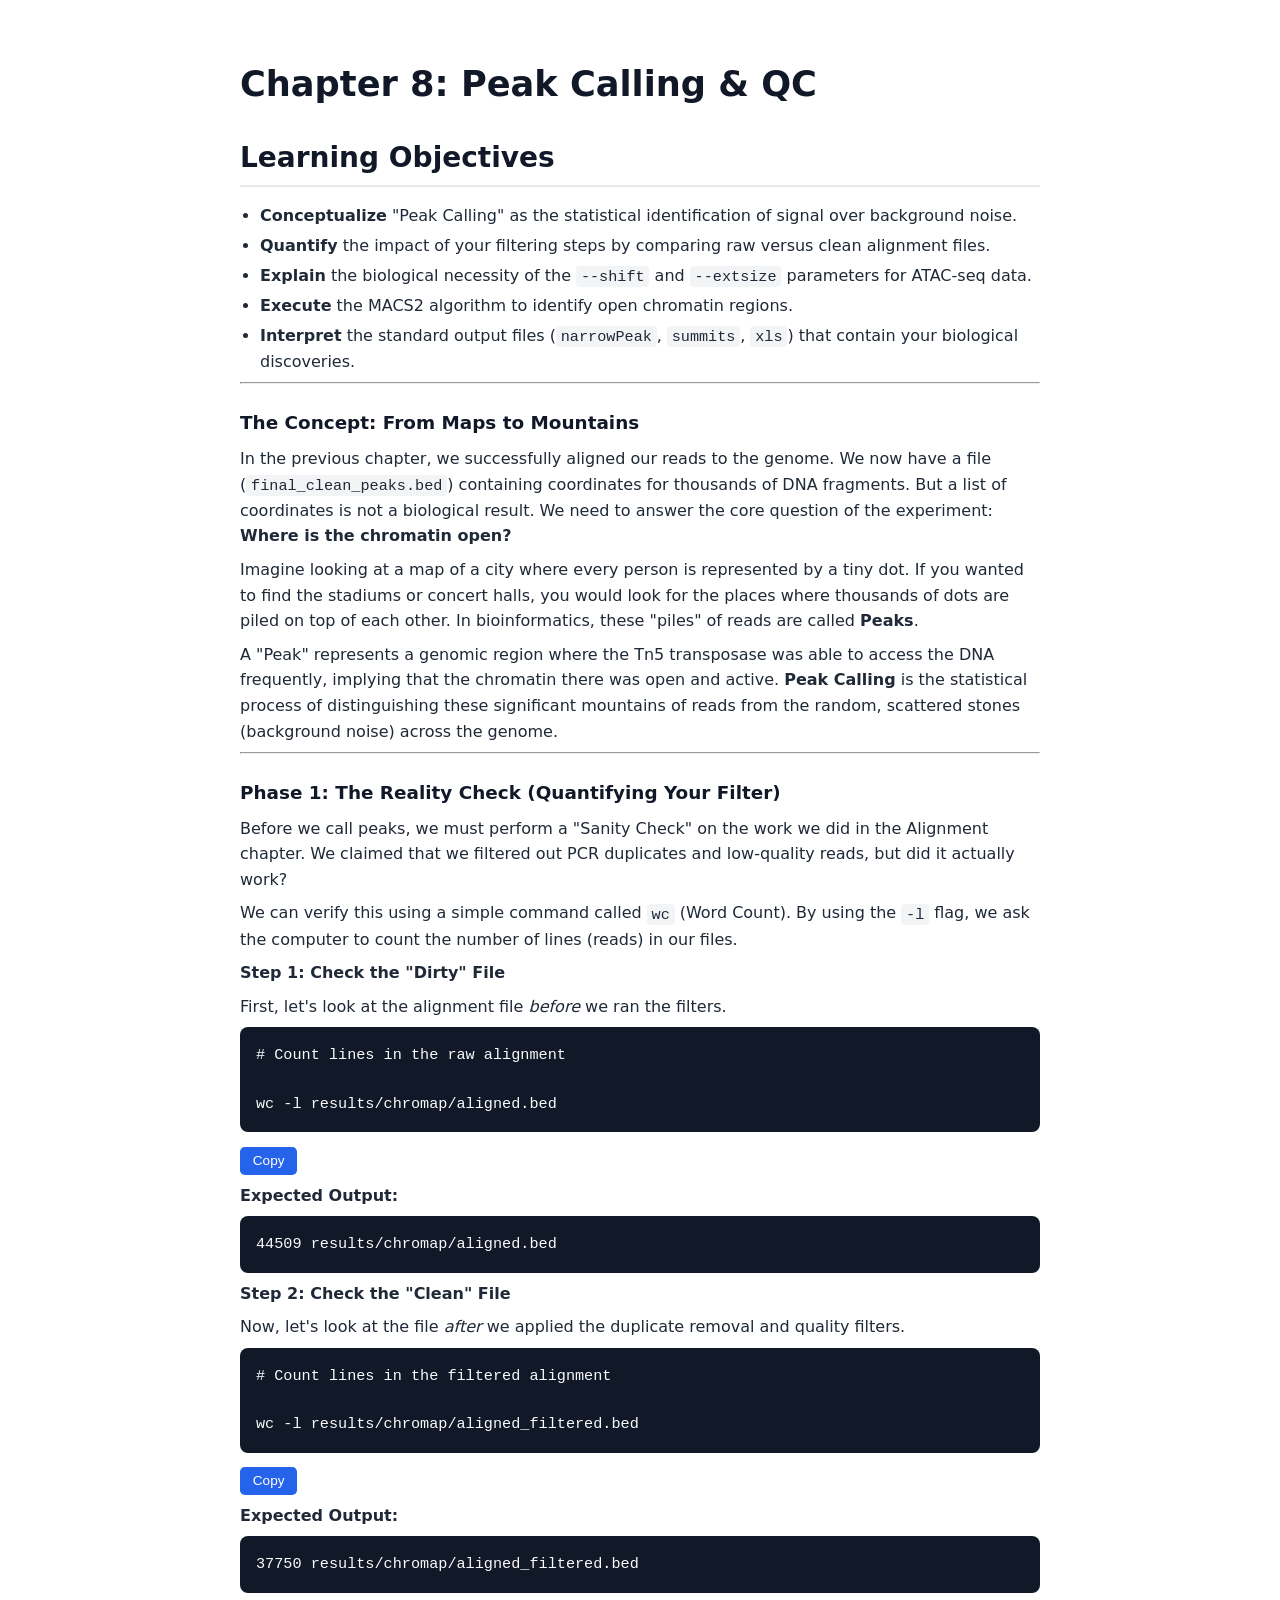
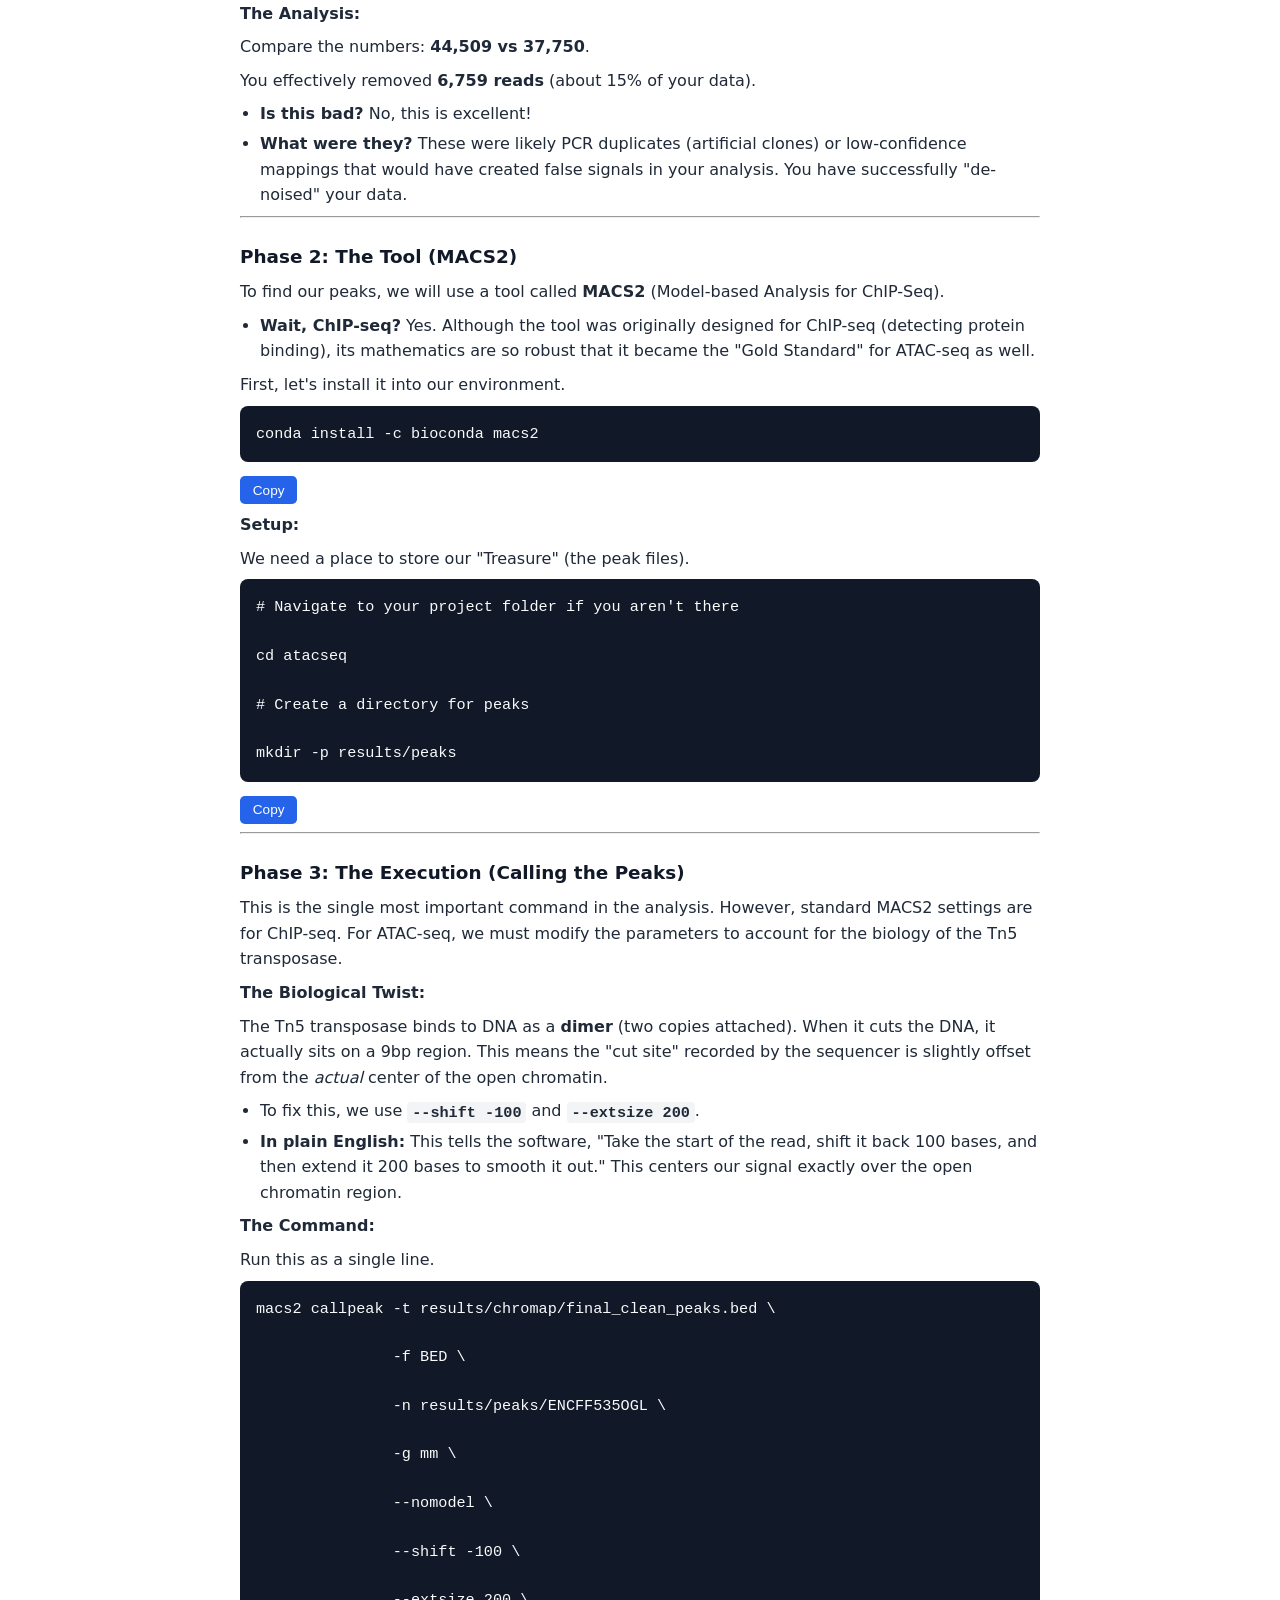
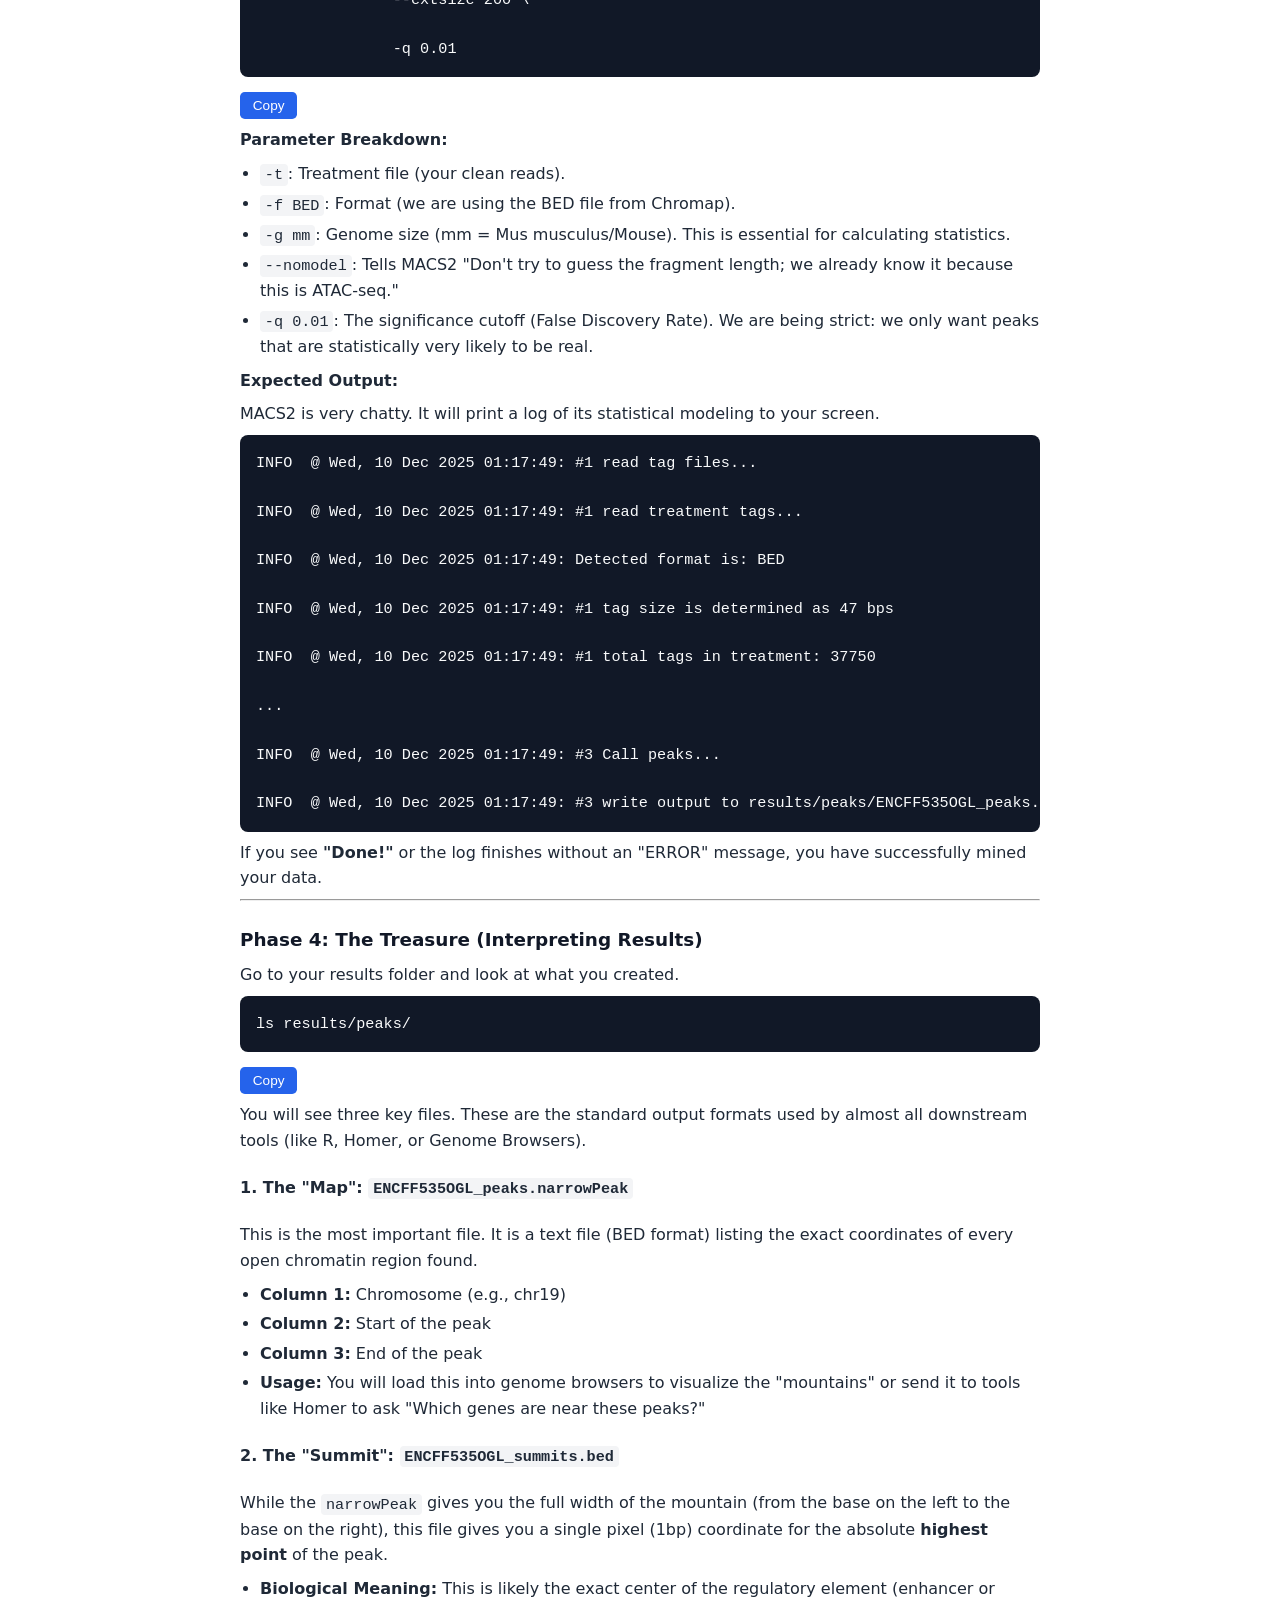
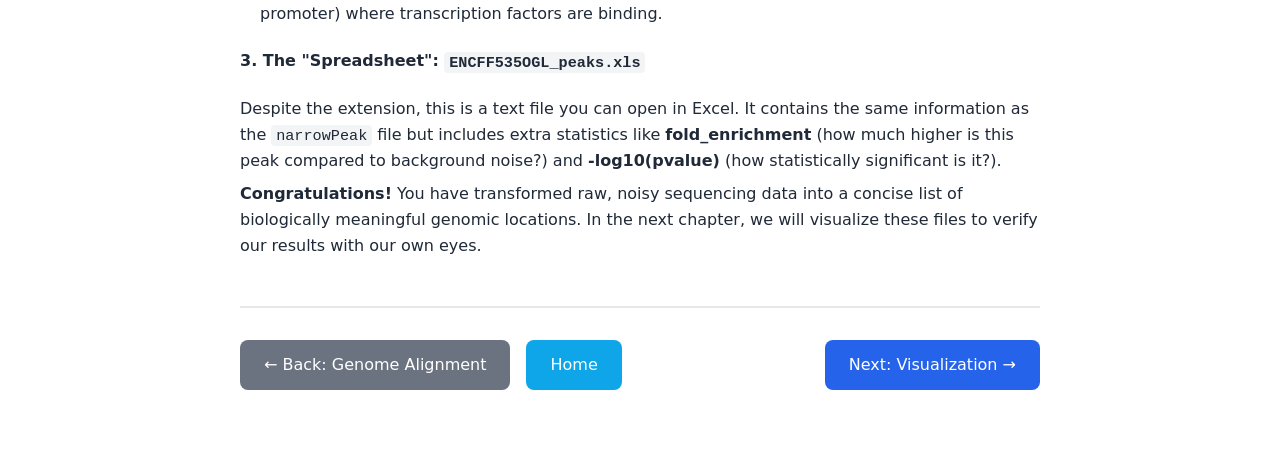
<file: chapters/peak-calling.html>
<!DOCTYPE html>
<html lang="en">
<head>
  <meta charset="UTF-8"/>
  <meta name="viewport" content="width=device-width, initial-scale=1" />
  <title>Peak Calling and QC</title>
  <link rel="stylesheet" href="../assets/chapter.css" />
</head>
<body>
  <div class="content">
    <h1>Chapter 8: Peak Calling & QC</h1>

    <h2 class="learning-objectives">Learning Objectives</h2>
    <ul>
      <li><strong>Conceptualize</strong> "Peak Calling" as the statistical identification of signal over background noise.</li>
      <li><strong>Quantify</strong> the impact of your filtering steps by comparing raw versus clean alignment files.</li>
      <li><strong>Explain</strong> the biological necessity of the <code>--shift</code> and <code>--extsize</code> parameters for ATAC-seq data.</li>
      <li><strong>Execute</strong> the MACS2 algorithm to identify open chromatin regions.</li>
      <li><strong>Interpret</strong> the standard output files (<code>narrowPeak</code>, <code>summits</code>, <code>xls</code>) that contain your biological discoveries.</li>
    </ul>

    <hr/>

    <h3>The Concept: From Maps to Mountains</h3>
    <p>
      In the previous chapter, we successfully aligned our reads to the genome. We now have a file (<code>final_clean_peaks.bed</code>) containing coordinates for thousands of DNA fragments. But a list of coordinates is not a biological result. We need to answer the core question of the experiment: <strong>Where is the chromatin open?</strong>
    </p>
    <p>
      Imagine looking at a map of a city where every person is represented by a tiny dot. If you wanted to find the stadiums or concert halls, you would look for the places where thousands of dots are piled on top of each other. In bioinformatics, these "piles" of reads are called <strong>Peaks</strong>.
    </p>
    <p>
      A "Peak" represents a genomic region where the Tn5 transposase was able to access the DNA frequently, implying that the chromatin there was open and active. <strong>Peak Calling</strong> is the statistical process of distinguishing these significant mountains of reads from the random, scattered stones (background noise) across the genome.
    </p>

    <hr/>

    <h3>Phase 1: The Reality Check (Quantifying Your Filter)</h3>
    <p>
      Before we call peaks, we must perform a "Sanity Check" on the work we did in the Alignment chapter. We claimed that we filtered out PCR duplicates and low-quality reads, but did it actually work?
    </p>
    <p>
      We can verify this using a simple command called <code>wc</code> (Word Count). By using the <code>-l</code> flag, we ask the computer to count the number of lines (reads) in our files.
    </p>

    <p><strong>Step 1: Check the "Dirty" File</strong></p>
    <p>First, let's look at the alignment file <em>before</em> we ran the filters.</p>
    <pre id="cmd-wc-raw"># Count lines in the raw alignment

wc -l results/chromap/aligned.bed</pre>
    <button class="copy" onclick="copyText('cmd-wc-raw')">Copy</button>
    <p><strong>Expected Output:</strong></p>
    <pre>44509 results/chromap/aligned.bed</pre>

    <p><strong>Step 2: Check the "Clean" File</strong></p>
    <p>Now, let's look at the file <em>after</em> we applied the duplicate removal and quality filters.</p>
    <pre id="cmd-wc-clean"># Count lines in the filtered alignment

wc -l results/chromap/aligned_filtered.bed</pre>
    <button class="copy" onclick="copyText('cmd-wc-clean')">Copy</button>
    <p><strong>Expected Output:</strong></p>
    <pre>37750 results/chromap/aligned_filtered.bed</pre>

    <p><strong>The Analysis:</strong></p>
    <p>Compare the numbers: <strong>44,509 vs 37,750</strong>.</p>
    <p>You effectively removed <strong>6,759 reads</strong> (about 15% of your data).</p>
    <ul>
      <li><strong>Is this bad?</strong> No, this is excellent!</li>
      <li><strong>What were they?</strong> These were likely PCR duplicates (artificial clones) or low-confidence mappings that would have created false signals in your analysis. You have successfully "de-noised" your data.</li>
    </ul>

    <hr/>

    <h3>Phase 2: The Tool (MACS2)</h3>
    <p>
      To find our peaks, we will use a tool called <strong>MACS2</strong> (Model-based Analysis for ChIP-Seq).
    </p>
    <ul>
      <li><strong>Wait, ChIP-seq?</strong> Yes. Although the tool was originally designed for ChIP-seq (detecting protein binding), its mathematics are so robust that it became the "Gold Standard" for ATAC-seq as well.</li>
    </ul>

    <p>First, let's install it into our environment.</p>
    <pre id="cmd-install-macs2">conda install -c bioconda macs2</pre>
    <button class="copy" onclick="copyText('cmd-install-macs2')">Copy</button>

    <p><strong>Setup:</strong></p>
    <p>We need a place to store our "Treasure" (the peak files).</p>
    <pre id="cmd-setup-peaks"># Navigate to your project folder if you aren't there

cd atacseq

# Create a directory for peaks

mkdir -p results/peaks</pre>
    <button class="copy" onclick="copyText('cmd-setup-peaks')">Copy</button>

    <hr/>

    <h3>Phase 3: The Execution (Calling the Peaks)</h3>
    <p>
      This is the single most important command in the analysis. However, standard MACS2 settings are for ChIP-seq. For ATAC-seq, we must modify the parameters to account for the biology of the Tn5 transposase.
    </p>

    <p><strong>The Biological Twist:</strong></p>
    <p>
      The Tn5 transposase binds to DNA as a <strong>dimer</strong> (two copies attached). When it cuts the DNA, it actually sits on a 9bp region. This means the "cut site" recorded by the sequencer is slightly offset from the <em>actual</em> center of the open chromatin.
    </p>
    <ul>
      <li>To fix this, we use <strong><code>--shift -100</code></strong> and <strong><code>--extsize 200</code></strong>.</li>
      <li><strong>In plain English:</strong> This tells the software, "Take the start of the read, shift it back 100 bases, and then extend it 200 bases to smooth it out." This centers our signal exactly over the open chromatin region.</li>
    </ul>

    <p><strong>The Command:</strong></p>
    <p>Run this as a single line.</p>
    <pre id="cmd-macs2-callpeak">macs2 callpeak -t results/chromap/final_clean_peaks.bed \

               -f BED \

               -n results/peaks/ENCFF535OGL \

               -g mm \

               --nomodel \

               --shift -100 \

               --extsize 200 \

               -q 0.01</pre>
    <button class="copy" onclick="copyText('cmd-macs2-callpeak')">Copy</button>

    <p><strong>Parameter Breakdown:</strong></p>
    <ul>
      <li><code>-t</code>: Treatment file (your clean reads).</li>
      <li><code>-f BED</code>: Format (we are using the BED file from Chromap).</li>
      <li><code>-g mm</code>: Genome size (mm = Mus musculus/Mouse). This is essential for calculating statistics.</li>
      <li><code>--nomodel</code>: Tells MACS2 "Don't try to guess the fragment length; we already know it because this is ATAC-seq."</li>
      <li><code>-q 0.01</code>: The significance cutoff (False Discovery Rate). We are being strict: we only want peaks that are statistically very likely to be real.</li>
    </ul>

    <p><strong>Expected Output:</strong></p>
    <p>MACS2 is very chatty. It will print a log of its statistical modeling to your screen.</p>
    <pre>INFO  @ Wed, 10 Dec 2025 01:17:49: #1 read tag files...

INFO  @ Wed, 10 Dec 2025 01:17:49: #1 read treatment tags...

INFO  @ Wed, 10 Dec 2025 01:17:49: Detected format is: BED

INFO  @ Wed, 10 Dec 2025 01:17:49: #1 tag size is determined as 47 bps

INFO  @ Wed, 10 Dec 2025 01:17:49: #1 total tags in treatment: 37750

...

INFO  @ Wed, 10 Dec 2025 01:17:49: #3 Call peaks...

INFO  @ Wed, 10 Dec 2025 01:17:49: #3 write output to results/peaks/ENCFF535OGL_peaks.narrowPeak ...
</pre>
    <p>If you see <strong>"Done!"</strong> or the log finishes without an "ERROR" message, you have successfully mined your data.</p>

    <hr/>

    <h3>Phase 4: The Treasure (Interpreting Results)</h3>
    <p>Go to your results folder and look at what you created.</p>
    <pre id="cmd-ls-peaks">ls results/peaks/</pre>
    <button class="copy" onclick="copyText('cmd-ls-peaks')">Copy</button>
    <p>
      You will see three key files. These are the standard output formats used by almost all downstream tools (like R, Homer, or Genome Browsers).
    </p>

    <h4>1. The "Map": <code>ENCFF535OGL_peaks.narrowPeak</code></h4>
    <p>
      This is the most important file. It is a text file (BED format) listing the exact coordinates of every open chromatin region found.
    </p>
    <ul>
      <li><strong>Column 1:</strong> Chromosome (e.g., chr19)</li>
      <li><strong>Column 2:</strong> Start of the peak</li>
      <li><strong>Column 3:</strong> End of the peak</li>
      <li><strong>Usage:</strong> You will load this into genome browsers to visualize the "mountains" or send it to tools like Homer to ask "Which genes are near these peaks?"</li>
    </ul>

    <h4>2. The "Summit": <code>ENCFF535OGL_summits.bed</code></h4>
    <p>
      While the <code>narrowPeak</code> gives you the full width of the mountain (from the base on the left to the base on the right), this file gives you a single pixel (1bp) coordinate for the absolute <strong>highest point</strong> of the peak.
    </p>
    <ul>
      <li><strong>Biological Meaning:</strong> This is likely the exact center of the regulatory element (enhancer or promoter) where transcription factors are binding.</li>
    </ul>

    <h4>3. The "Spreadsheet": <code>ENCFF535OGL_peaks.xls</code></h4>
    <p>
      Despite the extension, this is a text file you can open in Excel. It contains the same information as the <code>narrowPeak</code> file but includes extra statistics like <strong>fold_enrichment</strong> (how much higher is this peak compared to background noise?) and <strong>-log10(pvalue)</strong> (how statistically significant is it?).
    </p>

    <p><strong>Congratulations!</strong> You have transformed raw, noisy sequencing data into a concise list of biologically meaningful genomic locations. In the next chapter, we will visualize these files to verify our results with our own eyes.</p>

    <div class="chapter-nav">
      <a href="alignment.html" class="nav-button back">← Back: Genome Alignment</a>
      <a href="../index.html" class="nav-button home">Home</a>
      <a href="visualization.html" class="nav-button next">Next: Visualization →</a>
    </div>

  </div>

  <script>
    function copyText(id){
      const text = document.getElementById(id).innerText;
      navigator.clipboard.writeText(text)
        .then(()=>{ alert('Copied to clipboard'); })
        .catch(()=>{ alert('Copy failed — please copy manually.'); });
    }
  </script>
</body>
</html>
</file>
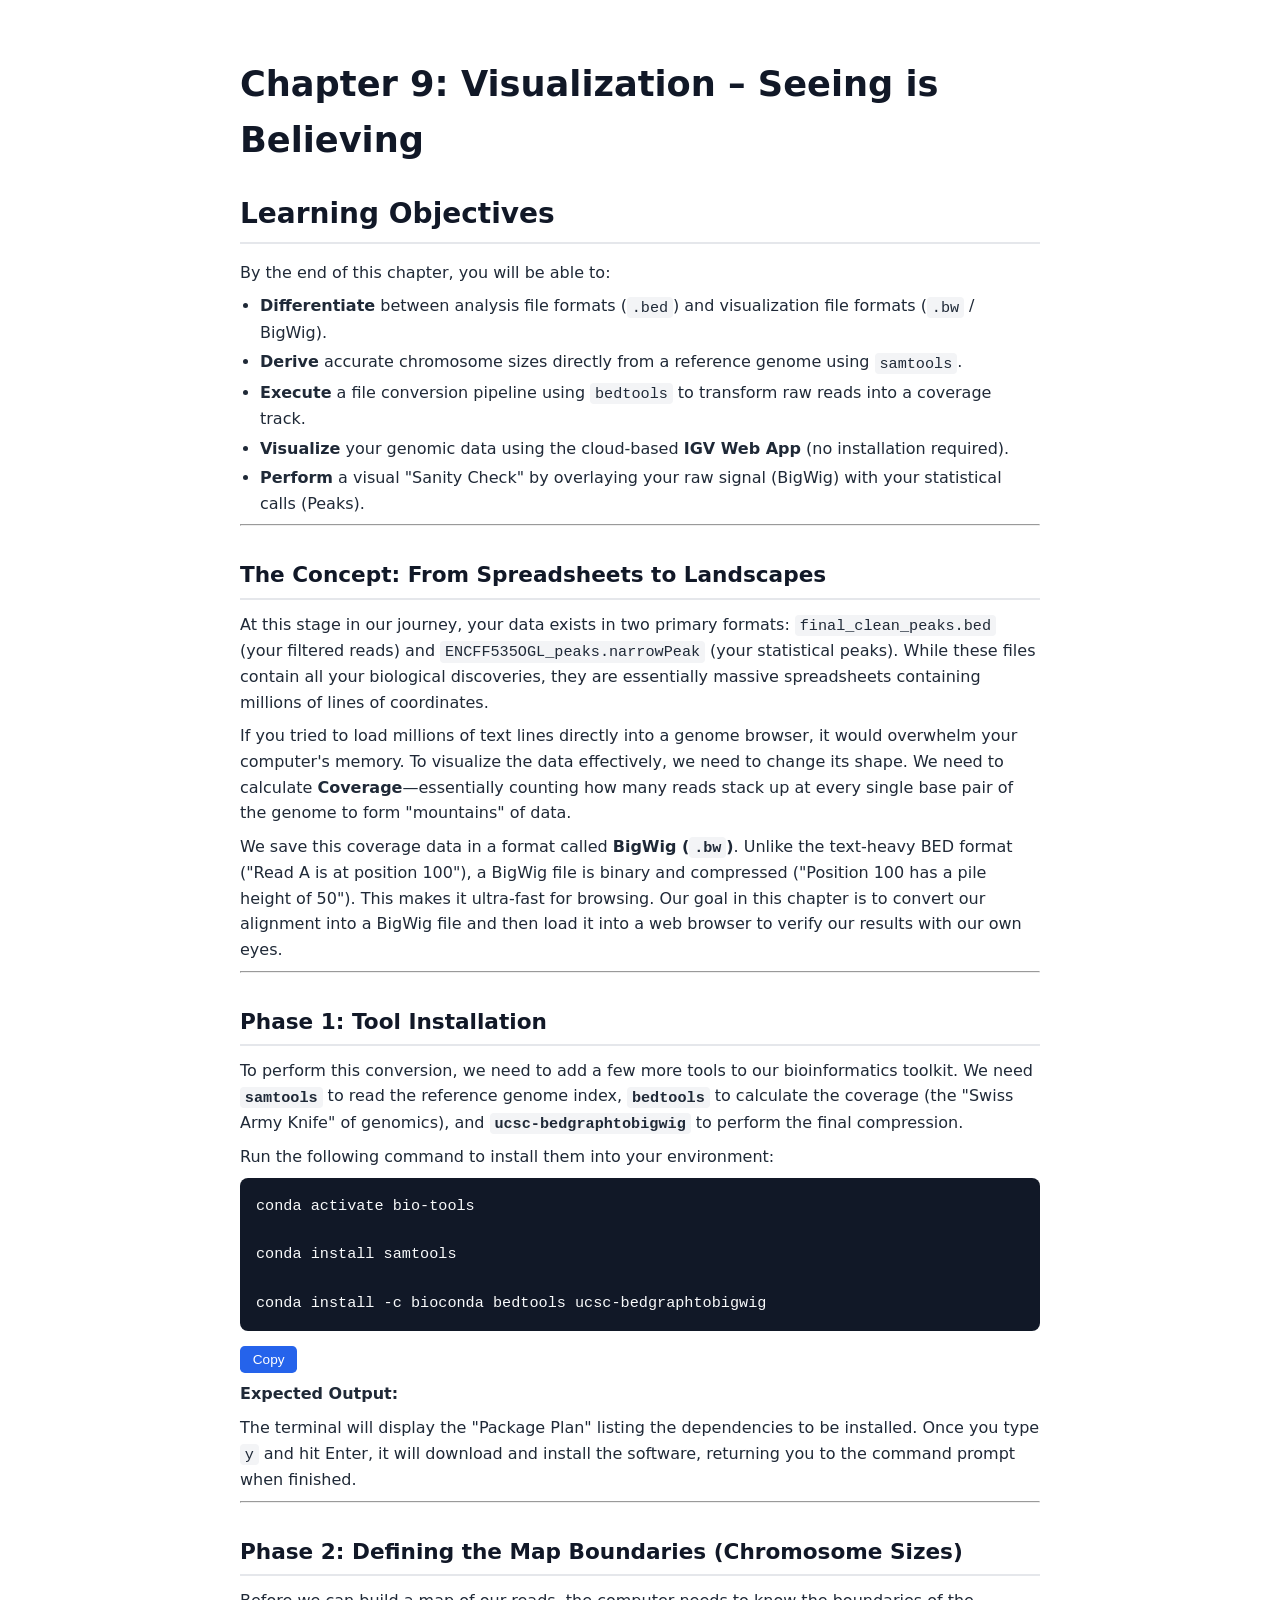
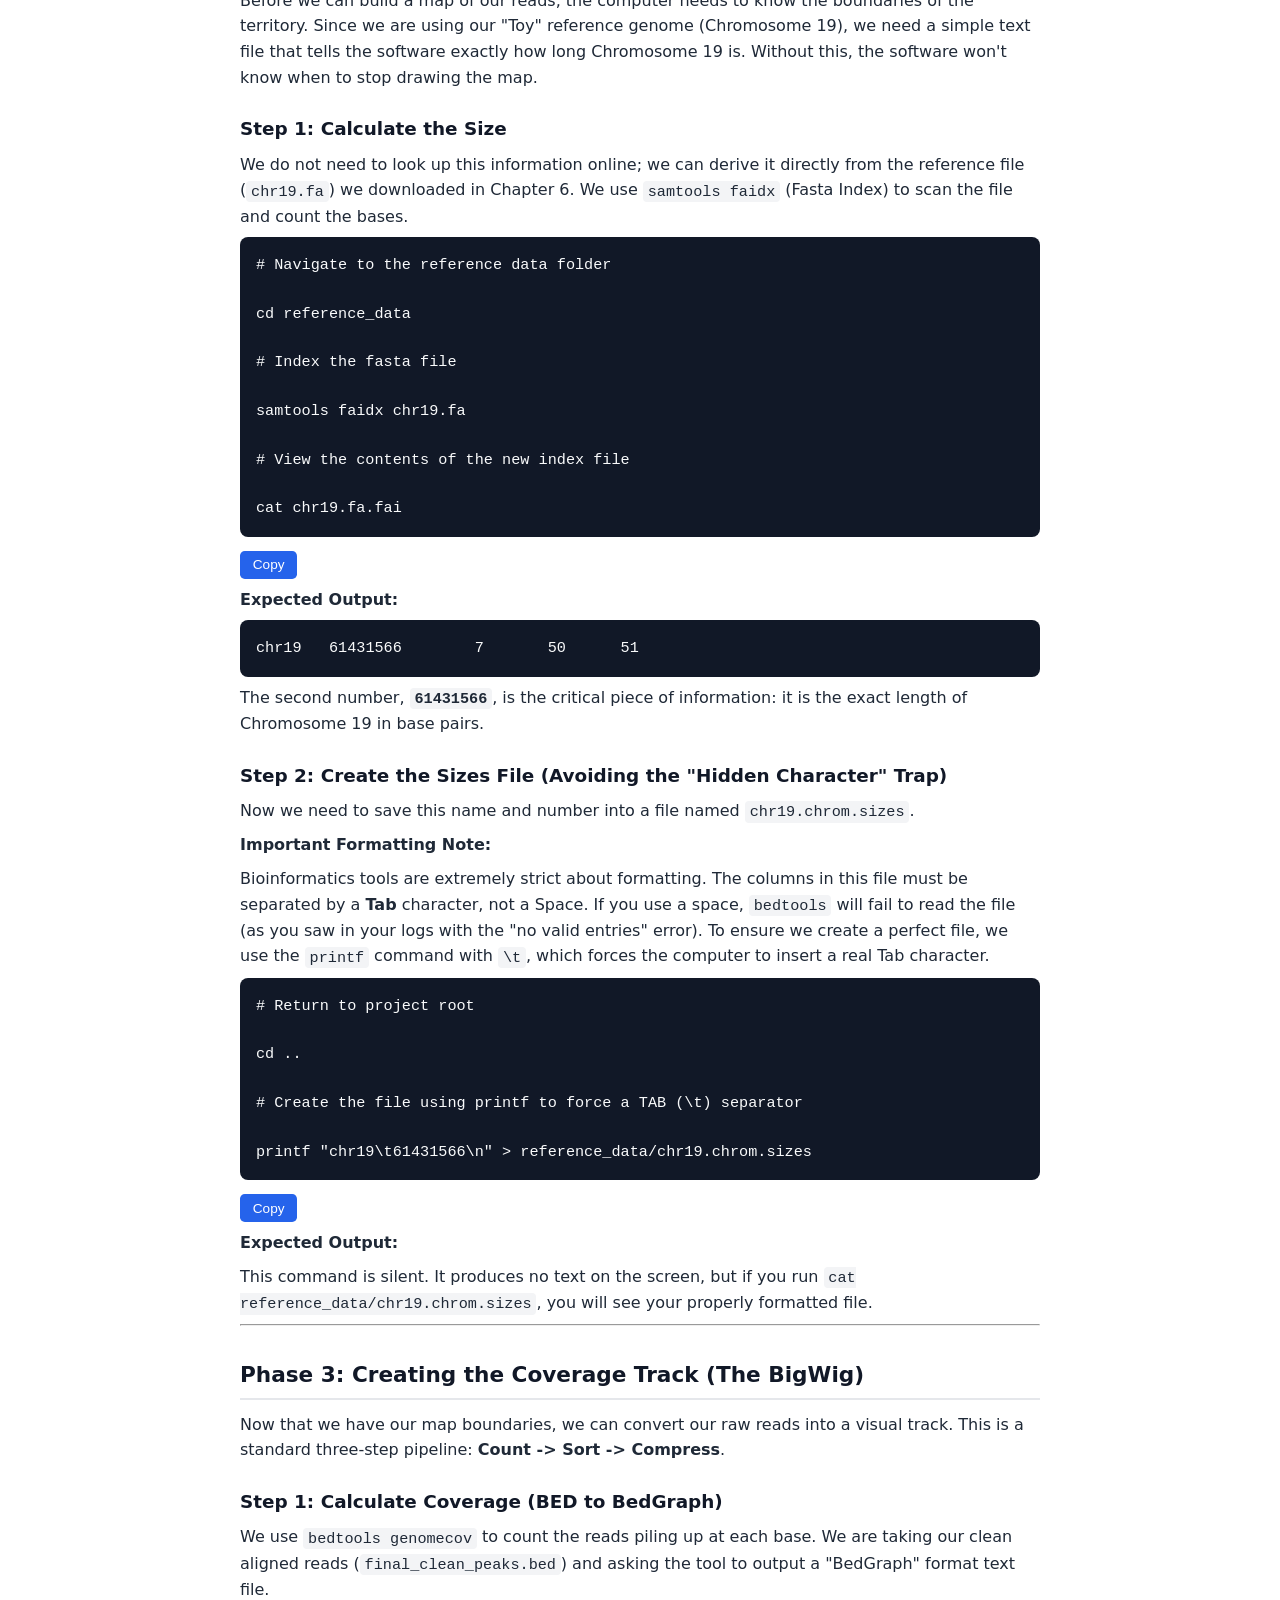
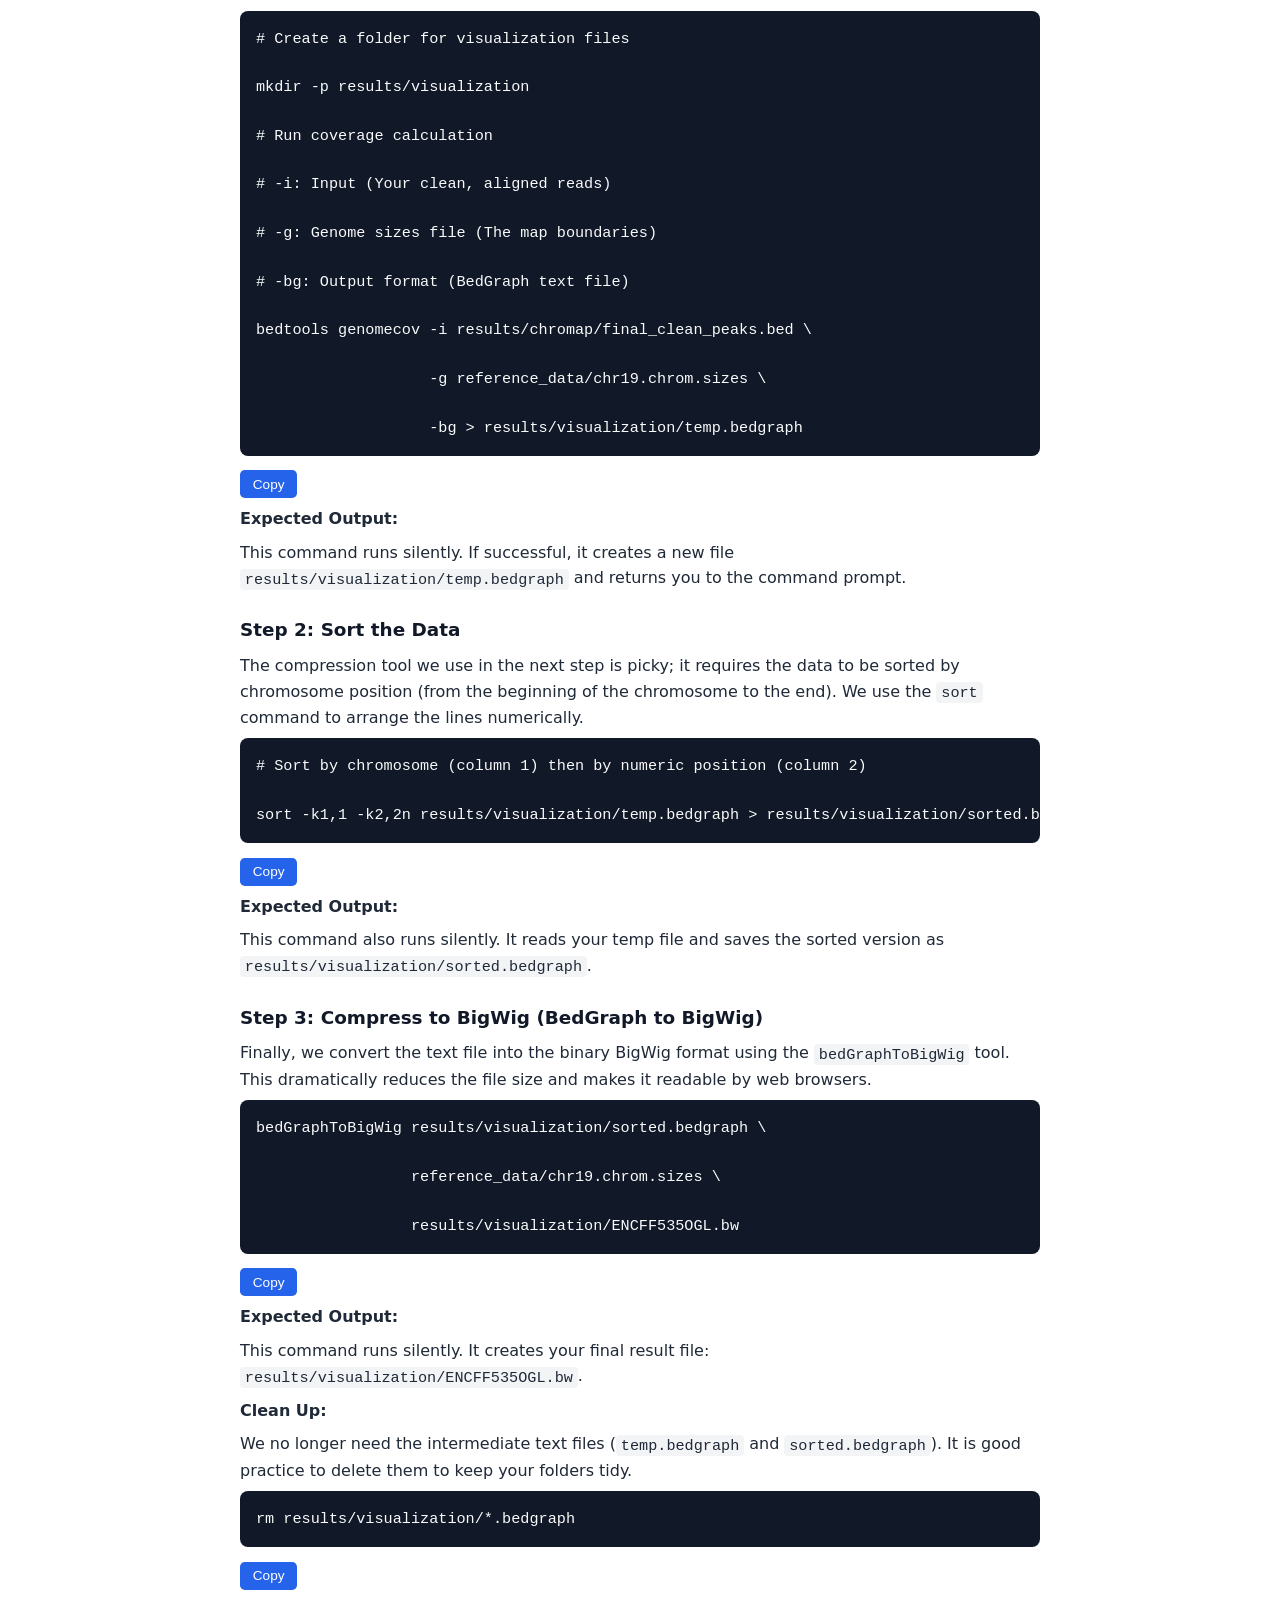
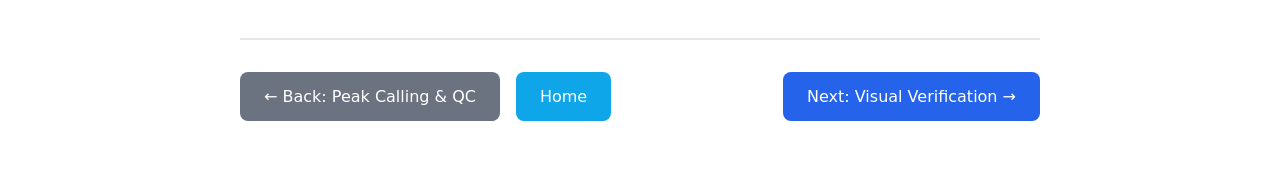
<file: chapters/visualization.html>
<!DOCTYPE html>
<html lang="en">
<head>
  <meta charset="UTF-8"/>
  <meta name="viewport" content="width=device-width, initial-scale=1" />
  <title>Chapter 9: Visualization – Seeing is Believing</title>
  <link rel="stylesheet" href="../assets/chapter.css" />
</head>
<body>
  <div class="content">
    <h1>Chapter 9: Visualization – Seeing is Believing</h1>

    <h2 class="learning-objectives">Learning Objectives</h2>
    <p>By the end of this chapter, you will be able to:</p>
    <ul>
      <li><strong>Differentiate</strong> between analysis file formats (<code>.bed</code>) and visualization file formats (<code>.bw</code> / BigWig).</li>
      <li><strong>Derive</strong> accurate chromosome sizes directly from a reference genome using <code>samtools</code>.</li>
      <li><strong>Execute</strong> a file conversion pipeline using <code>bedtools</code> to transform raw reads into a coverage track.</li>
      <li><strong>Visualize</strong> your genomic data using the cloud-based <strong>IGV Web App</strong> (no installation required).</li>
      <li><strong>Perform</strong> a visual "Sanity Check" by overlaying your raw signal (BigWig) with your statistical calls (Peaks).</li>
    </ul>

    <hr>

    <h2>The Concept: From Spreadsheets to Landscapes</h2>
    <p>
      At this stage in our journey, your data exists in two primary formats: <code>final_clean_peaks.bed</code> (your filtered reads) and <code>ENCFF535OGL_peaks.narrowPeak</code> (your statistical peaks). While these files contain all your biological discoveries, they are essentially massive spreadsheets containing millions of lines of coordinates.
    </p>
    <p>
      If you tried to load millions of text lines directly into a genome browser, it would overwhelm your computer's memory. To visualize the data effectively, we need to change its shape. We need to calculate <strong>Coverage</strong>—essentially counting how many reads stack up at every single base pair of the genome to form "mountains" of data.
    </p>
    <p>
      We save this coverage data in a format called <strong>BigWig (<code>.bw</code>)</strong>. Unlike the text-heavy BED format ("Read A is at position 100"), a BigWig file is binary and compressed ("Position 100 has a pile height of 50"). This makes it ultra-fast for browsing. Our goal in this chapter is to convert our alignment into a BigWig file and then load it into a web browser to verify our results with our own eyes.
    </p>

    <hr>

    <h2 id="phase-1">Phase 1: Tool Installation</h2>
    <p>
      To perform this conversion, we need to add a few more tools to our bioinformatics toolkit. We need <strong><code>samtools</code></strong> to read the reference genome index, <strong><code>bedtools</code></strong> to calculate the coverage (the "Swiss Army Knife" of genomics), and <strong><code>ucsc-bedgraphtobigwig</code></strong> to perform the final compression.
    </p>
    <p>Run the following command to install them into your environment:</p>
    <pre id="cmd-install">conda activate bio-tools

conda install samtools

conda install -c bioconda bedtools ucsc-bedgraphtobigwig</pre>
    <button class="copy" onclick="copyText('cmd-install')">Copy</button>
    <p><strong>Expected Output:</strong></p>
    <p>The terminal will display the "Package Plan" listing the dependencies to be installed. Once you type <code>y</code> and hit Enter, it will download and install the software, returning you to the command prompt when finished.</p>

    <hr>

    <h2 id="phase-2">Phase 2: Defining the Map Boundaries (Chromosome Sizes)</h2>
    <p>
      Before we can build a map of our reads, the computer needs to know the boundaries of the territory. Since we are using our "Toy" reference genome (Chromosome 19), we need a simple text file that tells the software exactly how long Chromosome 19 is. Without this, the software won't know when to stop drawing the map.
    </p>

    <h3>Step 1: Calculate the Size</h3>
    <p>
      We do not need to look up this information online; we can derive it directly from the reference file (<code>chr19.fa</code>) we downloaded in Chapter 6. We use <code>samtools faidx</code> (Fasta Index) to scan the file and count the bases.
    </p>
    <pre id="cmd-faidx"># Navigate to the reference data folder

cd reference_data

# Index the fasta file

samtools faidx chr19.fa

# View the contents of the new index file

cat chr19.fa.fai</pre>
    <button class="copy" onclick="copyText('cmd-faidx')">Copy</button>
    <p><strong>Expected Output:</strong></p>
    <pre>chr19	61431566	7	50	51</pre>
    <p>
      The second number, <strong><code>61431566</code></strong>, is the critical piece of information: it is the exact length of Chromosome 19 in base pairs.
    </p>

    <h3>Step 2: Create the Sizes File (Avoiding the "Hidden Character" Trap)</h3>
    <p>Now we need to save this name and number into a file named <code>chr19.chrom.sizes</code>.</p>
    <p><strong> Important Formatting Note:</strong></p>
    <p>
      Bioinformatics tools are extremely strict about formatting. The columns in this file must be separated by a <strong>Tab</strong> character, not a Space. If you use a space, <code>bedtools</code> will fail to read the file (as you saw in your logs with the "no valid entries" error). To ensure we create a perfect file, we use the <code>printf</code> command with <code>\t</code>, which forces the computer to insert a real Tab character.
    </p>
    <pre id="cmd-sizes"># Return to project root

cd ..

# Create the file using printf to force a TAB (\t) separator

printf "chr19\t61431566\n" > reference_data/chr19.chrom.sizes</pre>
    <button class="copy" onclick="copyText('cmd-sizes')">Copy</button>
    <p><strong>Expected Output:</strong></p>
    <p>
      This command is silent. It produces no text on the screen, but if you run <code>cat reference_data/chr19.chrom.sizes</code>, you will see your properly formatted file.
    </p>

    <hr>

    <h2 id="phase-3">Phase 3: Creating the Coverage Track (The BigWig)</h2>
    <p>
      Now that we have our map boundaries, we can convert our raw reads into a visual track. This is a standard three-step pipeline: <strong>Count -&gt; Sort -&gt; Compress</strong>.
    </p>

    <h3>Step 1: Calculate Coverage (BED to BedGraph)</h3>
    <p>
      We use <code>bedtools genomecov</code> to count the reads piling up at each base. We are taking our clean aligned reads (<code>final_clean_peaks.bed</code>) and asking the tool to output a "BedGraph" format text file.
    </p>
    <pre id="cmd-coverage"># Create a folder for visualization files

mkdir -p results/visualization

# Run coverage calculation

# -i: Input (Your clean, aligned reads)

# -g: Genome sizes file (The map boundaries)

# -bg: Output format (BedGraph text file)

bedtools genomecov -i results/chromap/final_clean_peaks.bed \

                   -g reference_data/chr19.chrom.sizes \

                   -bg > results/visualization/temp.bedgraph</pre>
    <button class="copy" onclick="copyText('cmd-coverage')">Copy</button>
    <p><strong>Expected Output:</strong></p>
    <p>This command runs silently. If successful, it creates a new file <code>results/visualization/temp.bedgraph</code> and returns you to the command prompt.</p>

    <h3>Step 2: Sort the Data</h3>
    <p>
      The compression tool we use in the next step is picky; it requires the data to be sorted by chromosome position (from the beginning of the chromosome to the end). We use the <code>sort</code> command to arrange the lines numerically.
    </p>
    <pre id="cmd-sort"># Sort by chromosome (column 1) then by numeric position (column 2)

sort -k1,1 -k2,2n results/visualization/temp.bedgraph > results/visualization/sorted.bedgraph</pre>
    <button class="copy" onclick="copyText('cmd-sort')">Copy</button>
    <p><strong>Expected Output:</strong></p>
    <p>This command also runs silently. It reads your temp file and saves the sorted version as <code>results/visualization/sorted.bedgraph</code>.</p>

    <h3>Step 3: Compress to BigWig (BedGraph to BigWig)</h3>
    <p>
      Finally, we convert the text file into the binary BigWig format using the <code>bedGraphToBigWig</code> tool. This dramatically reduces the file size and makes it readable by web browsers.
    </p>
    <pre id="cmd-bigwig">bedGraphToBigWig results/visualization/sorted.bedgraph \

                 reference_data/chr19.chrom.sizes \

                 results/visualization/ENCFF535OGL.bw</pre>
    <button class="copy" onclick="copyText('cmd-bigwig')">Copy</button>
    <p><strong>Expected Output:</strong></p>
    <p>This command runs silently. It creates your final result file: <code>results/visualization/ENCFF535OGL.bw</code>.</p>

    <p><strong>Clean Up:</strong></p>
    <p>
      We no longer need the intermediate text files (<code>temp.bedgraph</code> and <code>sorted.bedgraph</code>). It is good practice to delete them to keep your folders tidy.
    </p>
    <pre id="cmd-clean">rm results/visualization/*.bedgraph</pre>
    <button class="copy" onclick="copyText('cmd-clean')">Copy</button>

    <div class="chapter-nav">
      <a href="peak-calling.html" class="nav-button back">← Back: Peak Calling &amp; QC</a>
      <a href="../index.html" class="nav-button home">Home</a>
      <a href="chapter10.html" class="nav-button next">Next: Visual Verification →</a>
    </div>
  </div>
  <script>
    function copyText(id){
      const text = document.getElementById(id).innerText;
      navigator.clipboard.writeText(text)
        .then(()=>{ alert('Copied to clipboard'); })
        .catch(()=>{ alert('Copy failed — please copy manually.'); });
    }
  </script>
</body>
</html>
</file>
<file: assets/style.css>
/* Google Fonts Import */
@import url("https://fonts.googleapis.com/css2?family=Inter:wght@400;500;600;700&display=swap");

/* Reset and Base Styles */
* {
  margin: 0;
  padding: 0;
  box-sizing: border-box;
}

body {
  font-family: "Inter", system-ui, -apple-system, BlinkMacSystemFont, "Segoe UI", sans-serif;
  background: linear-gradient(to bottom, #1e293b, #0f172a);
  color: #f1f5f9;
  line-height: 1.6;
  min-height: 100vh;
}

/* Container */
.container {
  max-width: 1200px;
  margin: 0 auto;
  padding: 0 1rem;
}

/* Header Styles */
.site-header {
  border-bottom: 1px solid #334155;
  background: rgba(30, 41, 59, 0.5);
  backdrop-filter: blur(8px);
}

.header-content {
  padding-top: 3rem;
  padding-bottom: 3rem;
}

.header-inner {
  max-width: 56rem;
  margin: 0 auto;
}

.badge {
  display: inline-flex;
  align-items: center;
  gap: 0.5rem;
  background: rgba(56, 189, 248, 0.15);
  color: #38bdf8;
  padding: 0.375rem 0.75rem;
  border-radius: 9999px;
  font-size: 0.875rem;
  font-weight: 500;
  margin-bottom: 1rem;
}

.main-title {
  font-size: 2.5rem;
  font-weight: 700;
  line-height: 1.2;
  margin-bottom: 1rem;
}

.main-description {
  font-size: 1.125rem;
  line-height: 1.75;
  color: #94a3b8;
}

/* Main Content */
.main-content {
  padding-top: 3rem;
  padding-bottom: 3rem;
}

.content-inner {
  max-width: 56rem;
  margin: 0 auto;
}

/* Table of Contents Header */
.toc-header {
  margin-bottom: 2rem;
}

.toc-title {
  font-size: 1.875rem;
  font-weight: 700;
  margin-bottom: 0.5rem;
}

.toc-subtitle {
  font-size: 0.875rem;
  color: #94a3b8;
}

/* Chapters List */
.chapters-list {
  display: flex;
  flex-direction: column;
  gap: 0.5rem;
}

/* Chapter Link */
.chapter-link {
  display: flex;
  align-items: center;
  gap: 1rem;
  padding: 1rem;
  border: 1px solid #334155;
  border-radius: 0.5rem;
  background: rgba(30, 41, 59, 0.8);
  text-decoration: none;
  color: #f1f5f9;
  transition: all 0.2s ease;
}

.chapter-link:hover {
  border-color: #38bdf8;
  box-shadow: 0 4px 6px -1px rgba(0, 0, 0, 0.3);
  background: rgba(30, 41, 59, 1);
}

.chapter-link:hover .chapter-title {
  color: #38bdf8;
}

.chapter-link:hover .chapter-arrow {
  transform: translateX(4px);
  color: #38bdf8;
}

/* Chapter Meta */
.chapter-meta {
  display: flex;
  align-items: center;
  gap: 0.75rem;
  flex-shrink: 0;
}

.icon-wrapper {
  width: 2.5rem;
  height: 2.5rem;
  display: flex;
  align-items: center;
  justify-content: center;
  border-radius: 0.5rem;
  background: rgba(56, 189, 248, 0.15);
  color: #38bdf8;
}

.chapter-number {
  font-family: "Courier New", monospace;
  font-size: 0.875rem;
  font-weight: 600;
  color: #94a3b8;
}

/* Chapter Content */
.chapter-content {
  flex: 1;
  min-width: 0;
}

.chapter-title {
  font-weight: 600;
  margin-bottom: 0.25rem;
  transition: color 0.2s ease;
}

.chapter-description {
  font-size: 0.875rem;
  color: #94a3b8;
  line-height: 1.5;
}

/* Chapter Arrow */
.chapter-arrow {
  flex-shrink: 0;
  color: #94a3b8;
  transition: all 0.2s ease;
}

/* Info Box */
.info-box {
  margin-top: 3rem;
  padding: 1.5rem;
  border: 1px solid #334155;
  border-radius: 0.5rem;
  background: rgba(30, 41, 59, 0.8);
}

.info-title {
  font-size: 1.125rem;
  font-weight: 600;
  margin-bottom: 0.5rem;
}

.info-text {
  font-size: 0.875rem;
  line-height: 1.75;
  color: #94a3b8;
}

/* Footer */
.site-footer {
  border-top: 1px solid #334155;
  background: rgba(30, 41, 59, 0.5);
  backdrop-filter: blur(8px);
  margin-top: 3rem;
}

.footer-content {
  padding-top: 1.5rem;
  padding-bottom: 1.5rem;
}

.footer-inner {
  text-align: center;
  font-size: 0.875rem;
  color: #94a3b8;
}

.footer-subtitle {
  margin-top: 0.25rem;
}

/* Responsive Design */
@media (max-width: 768px) {
  .main-title {
    font-size: 2rem;
  }

  .main-description {
    font-size: 1rem;
  }

  .chapter-link {
    flex-direction: column;
    align-items: flex-start;
    gap: 0.75rem;
  }

  .chapter-arrow {
    align-self: flex-end;
  }
}
</file>
<file: assets/chapter.css>
/* Chapter Page Styles */
/* Base */
body {
  font-family: Inter, system-ui, -apple-system, Segoe UI, Roboto, Helvetica, Arial, sans-serif;
  color: #1F2937;
  background-color: #FFFFFF;
  margin: 0;
  padding: 2rem 1rem;
  line-height: 1.6;
}
.content {
  max-width: 800px;
  margin: 0 auto;
}
h1 {
  font-weight: 600;
  font-size: 2.2rem;
  margin-bottom: 0.5rem;
  color: #111827;
}
.lead {
  font-size: 1.05rem;
  color: #374151;
  margin-bottom: 1.5rem;
}
h2 {
  font-size: 1.35rem;
  margin-top: 2.0rem;
  margin-bottom: 0.75rem;
  color: #111827;
  border-bottom: 2px solid #E5E7EB;
  padding-bottom: 0.3rem;
}
.learning-objectives {
  font-size: 1.75rem;
  font-weight: 600;
  margin-top: 1.5rem;
  margin-bottom: 1rem;
  color: #111827;
}
h3 {
  font-size: 1.15rem;
  font-weight: 600;
  margin-top: 1.5rem;
  margin-bottom: 0.5rem;
  color: #111827;
}
table {
  width: 100%;
  border-collapse: collapse;
  margin-top: 1rem;
  margin-bottom: 1rem;
  font-size: 0.95rem;
}
th {
  background-color: #F3F4F6;
  color: #111827;
  font-weight: 600;
  padding: 0.75rem;
  text-align: left;
  border: 1px solid #E5E7EB;
}
td {
  padding: 0.75rem;
  border: 1px solid #E5E7EB;
  vertical-align: top;
}
tr:nth-child(even) {
  background-color: #F9FAFB;
}
tr:hover {
  background-color: #F3F4F6;
}
p {
  margin-top: 0.5rem;
  margin-bottom: 0.5rem;
}
ul {
  margin-top: 0.5rem;
  margin-bottom: 0.5rem;
  padding-left: 1.25rem;
}
li {
  margin-bottom: 0.25rem;
}
code {
  background-color: #F3F4F6;
  padding: 0.1rem 0.3rem;
  border-radius: 0.25rem;
  font-family: Menlo, Monaco, Consolas, 'Courier New', monospace;
  font-size: 0.95rem;
}
pre {
  background-color: #111827;
  color: #F9FAFB;
  padding: 1rem;
  border-radius: 0.5rem;
  overflow-x: auto;
  font-family: Menlo, Monaco, Consolas, 'Courier New', monospace;
  font-size: 0.95rem;
  margin-top: 0.5rem;
  margin-bottom: 0.5rem;
}
.copy {
  display: inline-block;
  margin-top: 0.4rem;
  padding: 0.4rem 0.8rem;
  font-size: 0.85rem;
  background-color: #2563EB;
  color: #FFFFFF;
  border: none;
  border-radius: 0.3rem;
  cursor: pointer;
}
.copy:hover {
  background-color: #1D4ED8;
}
.note {
  font-size: 0.9rem;
  color: #6B7280;
  background-color: #F9FAFB;
  padding: 0.4rem 0.6rem;
  border-left: 3px solid #E5E7EB;
  display: block;
  margin-top: 0.5rem;
  margin-bottom: 0.5rem;
}
img {
  max-width: 100%;
  height: auto;
  display: block;
  margin: 1.5rem auto;
  border: 1px solid #E5E7EB;
  border-radius: 0.5rem;
  box-shadow: 0 2px 4px rgba(0, 0, 0, 0.1);
}
.figure-caption {
  text-align: center;
  font-size: 0.9rem;
  color: #6B7280;
  margin-top: 0.5rem;
  margin-bottom: 1.5rem;
  font-style: italic;
}
.workflow-section {
  margin-top: 2rem;
  margin-bottom: 2rem;
  padding: 1rem;
  background-color: #F9FAFB;
  border-radius: 0.5rem;
  border-left: 4px solid #2563EB;
}
dl {
  margin-top: 0.5rem;
  margin-bottom: 0.5rem;
}
dt {
  font-weight: 600;
  margin-top: 0.75rem;
  color: #111827;
}
dd {
  margin-left: 1.25rem;
  margin-bottom: 0.5rem;
  color: #374151;
}
ol {
  margin-top: 0.5rem;
  margin-bottom: 0.5rem;
  padding-left: 1.25rem;
}
.two-col {
  display: flex;
  gap: 1rem;
  margin-top: 1rem;
  margin-bottom: 1rem;
}
.col {
  flex: 1;
  min-width: 240px;
}
.gloss {
  background-color: #F1F5F9;
  padding: 0.75rem;
  border-radius: 0.5rem;
  margin-top: 0.5rem;
  margin-bottom: 0.5rem;
}
.check {
  background-color: #ECFEFF;
  padding: 0.75rem;
  border-radius: 0.5rem;
  margin-top: 0.5rem;
  margin-bottom: 0.5rem;
}
a {
  color: #2563EB;
  text-decoration: none;
}
a:hover {
  text-decoration: underline;
}
/* Navigation */
.chapter-nav {
  margin-top: 3rem;
  margin-bottom: 2rem;
  padding-top: 2rem;
  border-top: 2px solid #E5E7EB;
  display: flex;
  justify-content: space-between;
  align-items: center;
  gap: 1rem;
}
.nav-button {
  display: inline-flex;
  align-items: center;
  gap: 0.5rem;
  padding: 0.75rem 1.5rem;
  font-size: 1rem;
  font-weight: 500;
  color: #FFFFFF;
  background-color: #2563EB;
  border: none;
  border-radius: 0.5rem;
  text-decoration: none;
  cursor: pointer;
  transition: background-color 0.2s ease;
}
.nav-button:hover {
  background-color: #1D4ED8;
}
.nav-button:active {
  background-color: #1E40AF;
}
.nav-button.back {
  background-color: #6B7280;
}
.nav-button.back:hover {
  background-color: #4B5563;
}
.nav-button.home {
  background-color: #0EA5E9;
}
.nav-button.home:hover {
  background-color: #0284C7;
}
.nav-button.home:active {
  background-color: #0369A1;
}
.nav-button.next {
  margin-left: auto;
}
.nav-button:disabled,
.nav-button.hidden {
  display: none;
}
@media (max-width: 600px) {
  body {
    padding: 1rem 0.8rem;
  }
  h1 {
    font-size: 1.8rem;
  }
  .two-col {
    flex-direction: column;
  }
  .chapter-nav {
    flex-direction: column;
  }
  .nav-button {
    width: 100%;
    justify-content: center;
  }
  .nav-button.next {
    margin-left: 0;
  }
}
</file>
